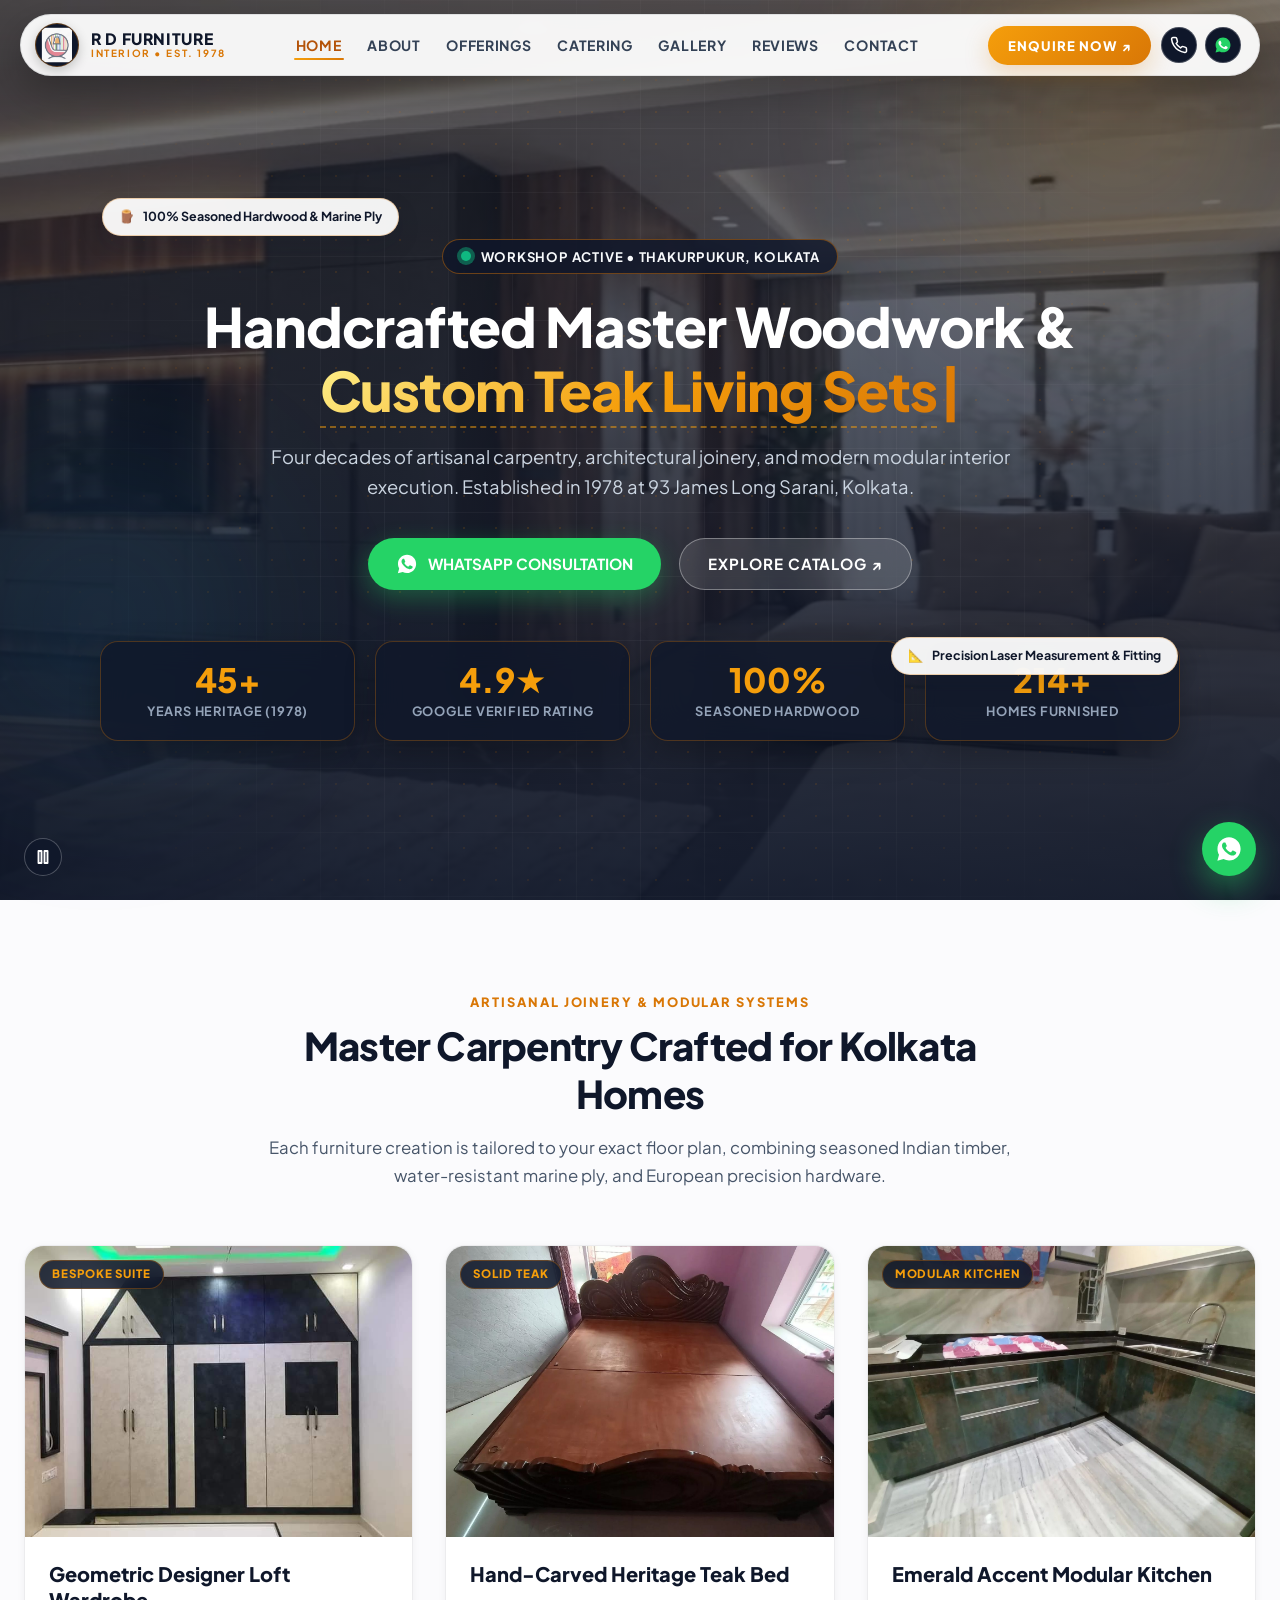
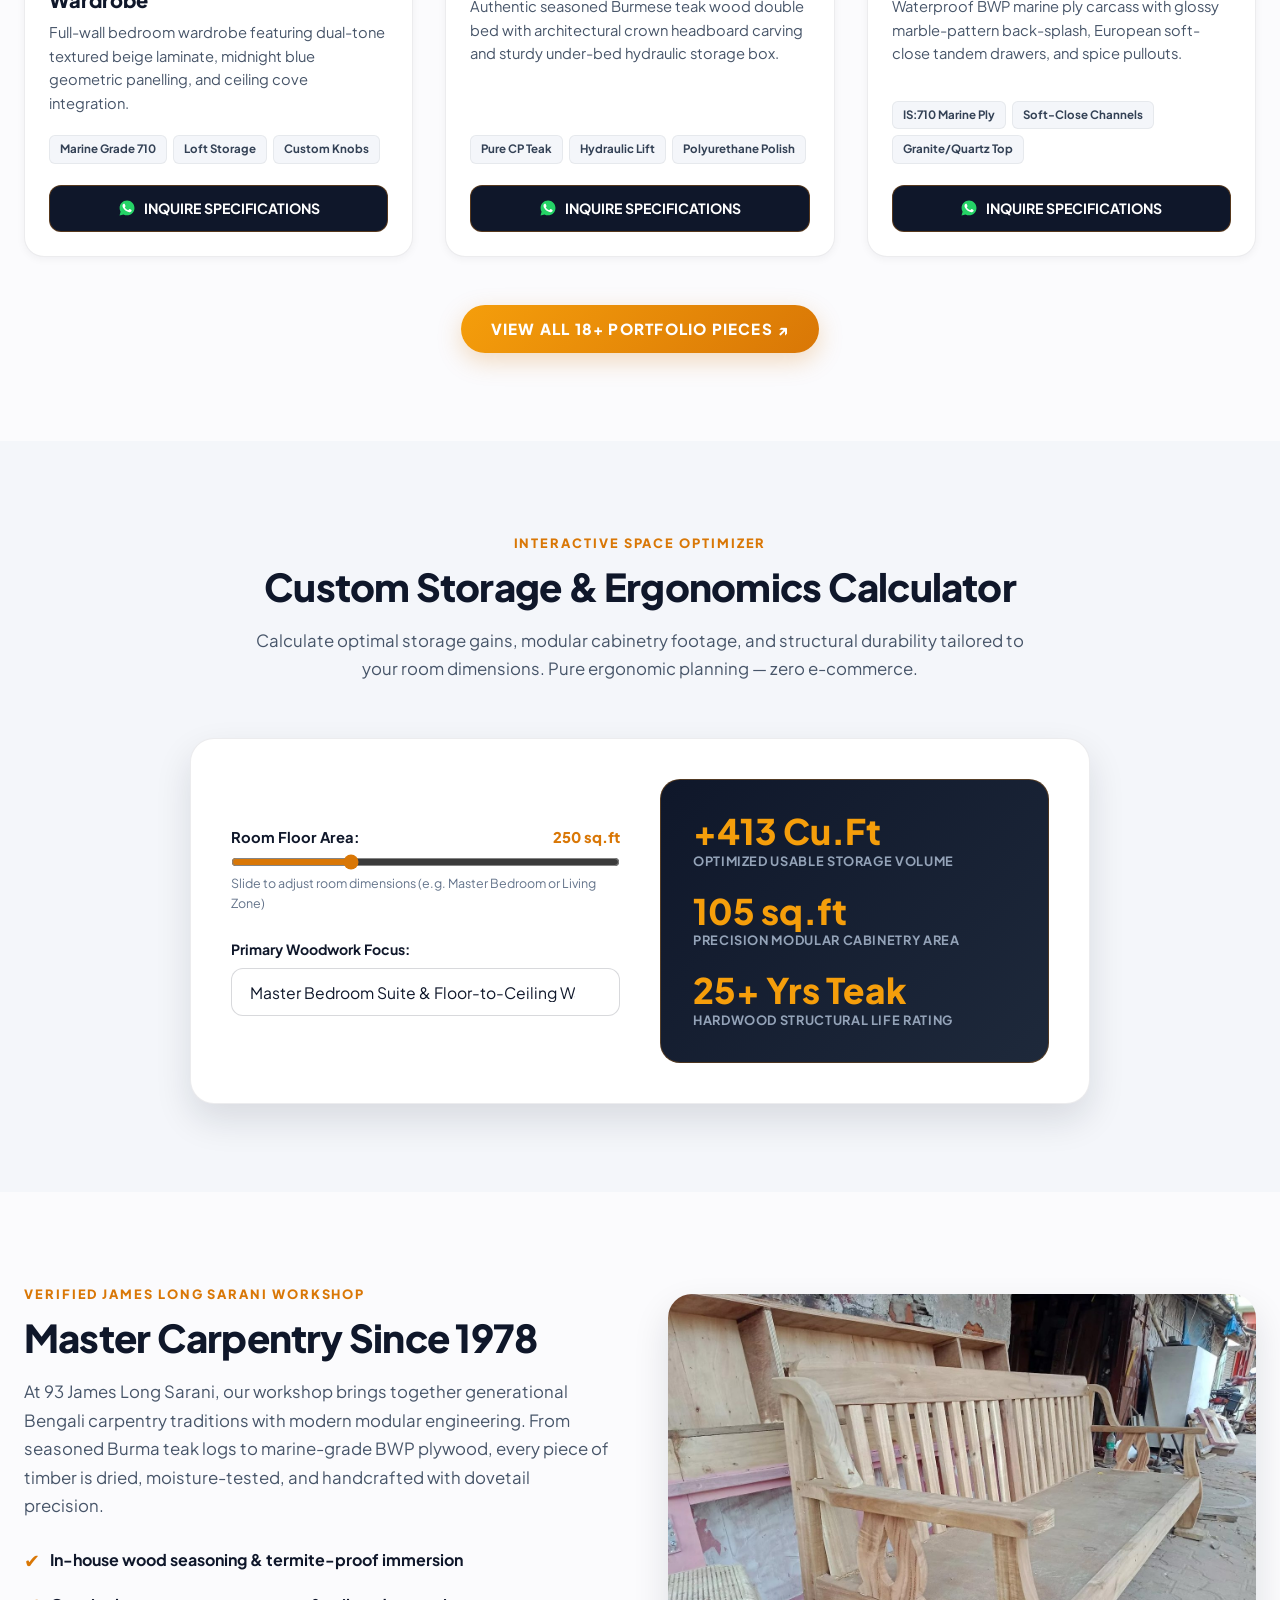
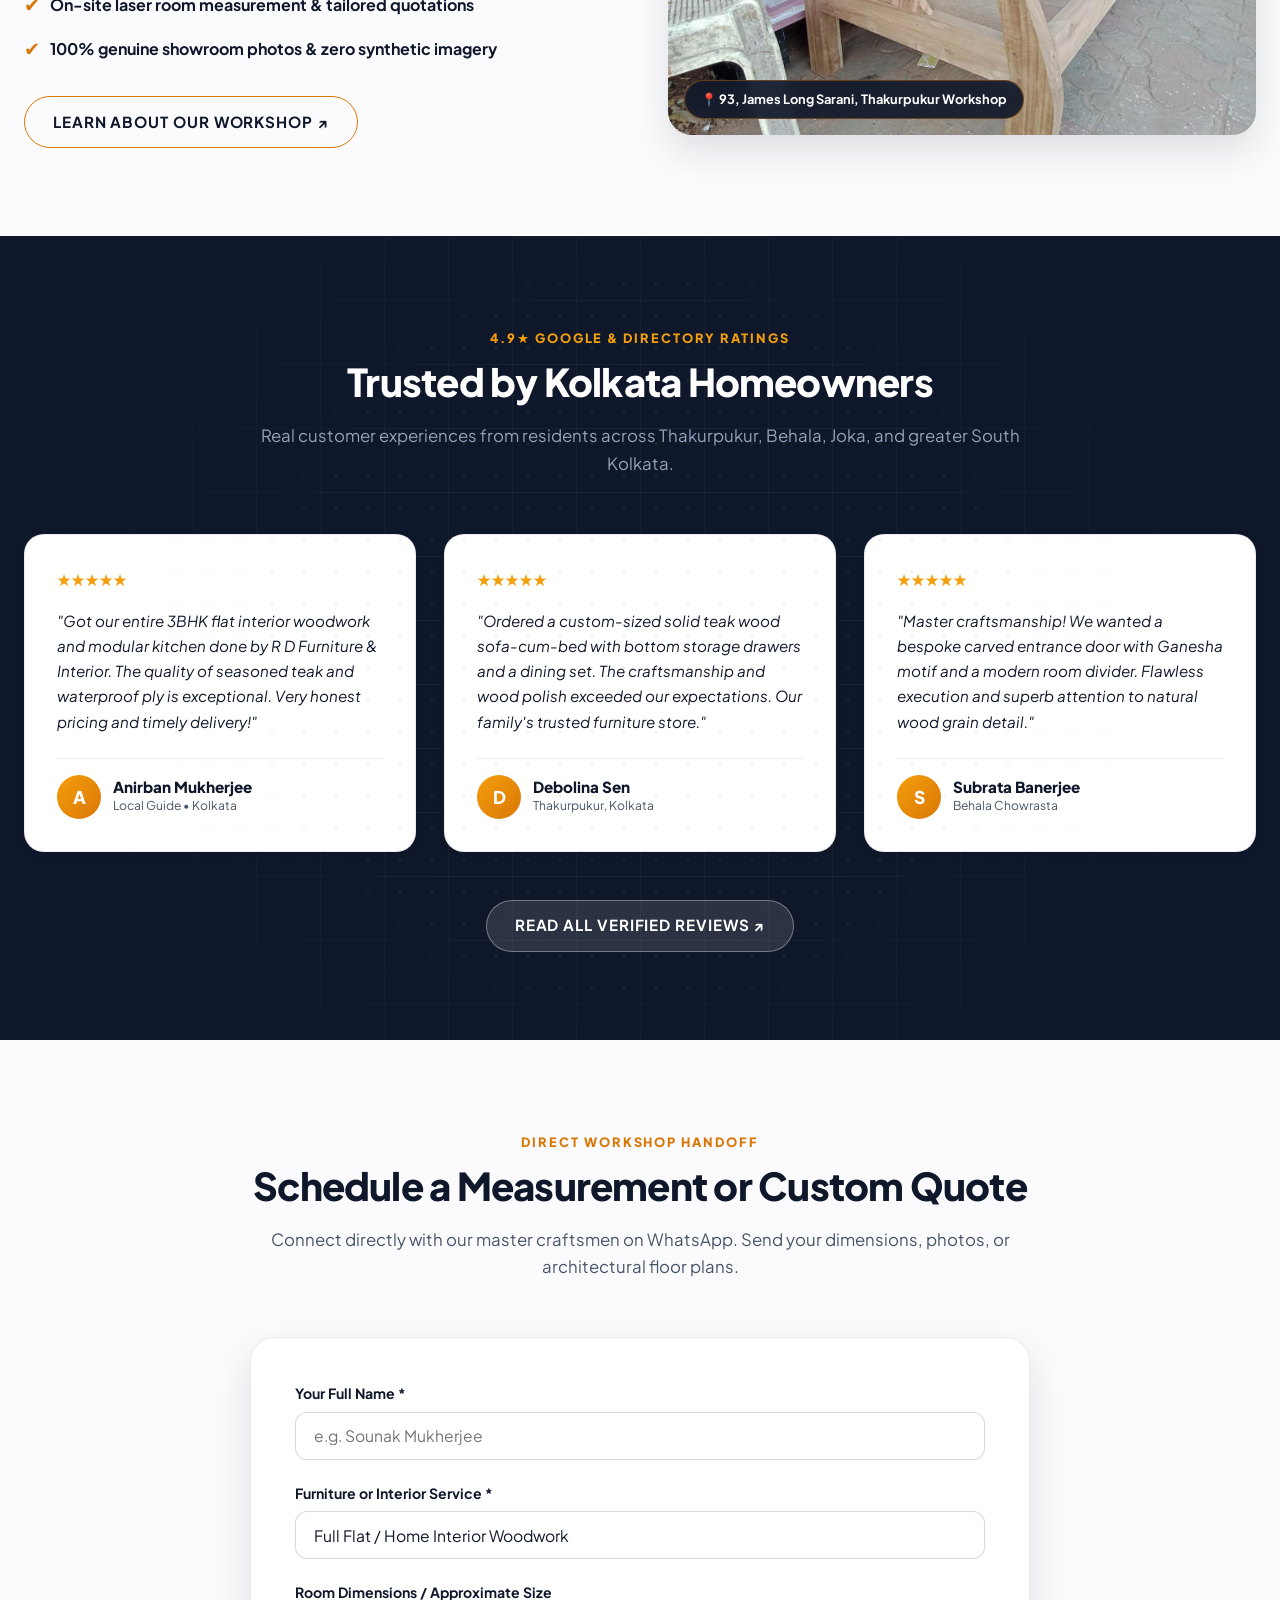
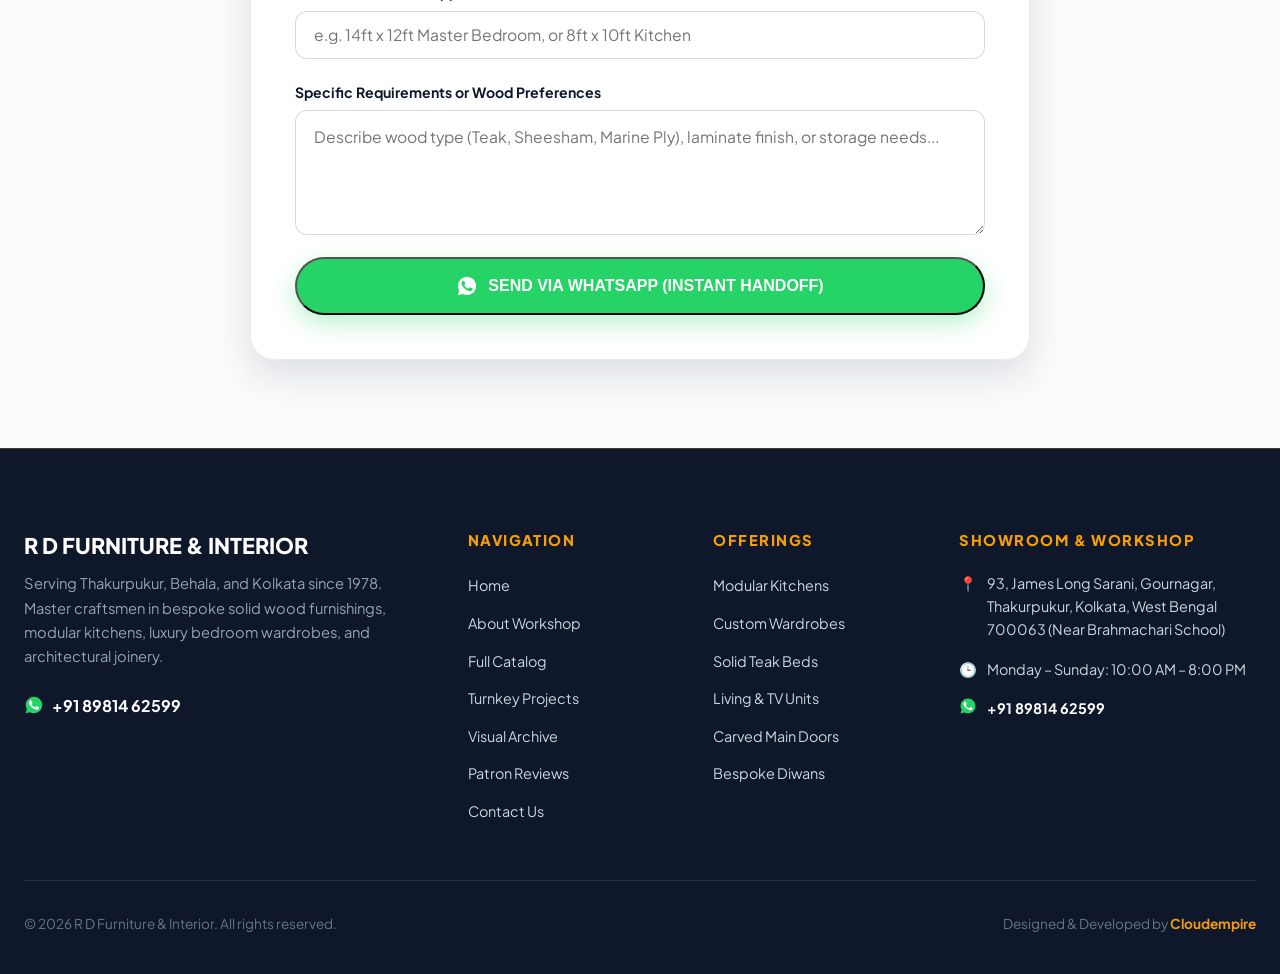
<file: index.html>
<!DOCTYPE html>
<html lang="en">
<head>
  <meta charset="UTF-8">
  <meta name="viewport" content="width=device-width, initial-scale=1.0">
  <title>R D Furniture & Interior | Custom Wooden Furniture & Home Interiors | Thakurpukur, Kolkata</title>
  <meta name="description" content="Established in 1978. Master carpentry, custom teak furniture, modular kitchens, designer bedroom wardrobes, and bespoke home interiors at 93 James Long Sarani, Thakurpukur, Kolkata.">
  
  <!-- Favicon Suite -->
  <link rel="icon" type="image/svg+xml" href="assets/images/favicon.svg">
  <link rel="icon" type="image/png" sizes="32x32" href="assets/images/favicon-32x32.png">
  <link rel="icon" href="assets/images/favicon.ico">
  <link rel="apple-touch-icon" sizes="180x180" href="assets/images/apple-touch-icon.png">

  <!-- Google Fonts -->
  <link rel="preconnect" href="https://fonts.googleapis.com">
  <link rel="preconnect" href="https://fonts.gstatic.com" crossorigin>
  <link href="https://fonts.googleapis.com/css2?family=Playfair+Display:ital,wght@0,600;0,800;1,600&family=Plus+Jakarta+Sans:wght@400;500;600;700;800&display=swap" rel="stylesheet">

  <link rel="stylesheet" href="assets/css/style.css">
</head>
<body>

  <!-- Floating Ambient Glowing Orbs -->
  <div class="abstract-orb abstract-orb-1"></div>
  <div class="abstract-orb abstract-orb-2"></div>

  <!-- TheDivine Floating Pill Navbar -->
  <header class="site-header" role="banner">
    <div class="header-inner">
      <div class="brand-wrapper">
        <a href="index.html" class="brand-emblem-link" aria-label="R D Furniture Home">
          <img src="assets/images/logo.png" alt="R D Furniture Emblem" class="brand-emblem" width="36" height="36">
        </a>
        <div class="brand-title-group">
          <span class="brand-name">R D Furniture</span>
          <span class="brand-sub">Interior • Est. 1978</span>
        </div>
      </div>

      <!-- Center Nav Links: Strictly One-Word, Single-Line Labels -->
      <nav class="site-nav" role="navigation" aria-label="Main Navigation">
        <ul class="nav-links">
          <li><a href="index.html" class="nav-link active">Home</a></li>
          <li><a href="about.html" class="nav-link">About</a></li>
          <li><a href="offerings.html" class="nav-link">Offerings</a></li>
          <li><a href="catering.html" class="nav-link">Catering</a></li>
          <li><a href="gallery.html" class="nav-link">Gallery</a></li>
          <li><a href="reviews.html" class="nav-link">Reviews</a></li>
          <li><a href="contact.html" class="nav-link">Contact</a></li>
        </ul>
      </nav>

      <!-- Right Header Actions -->
      <div class="header-actions">
        <a href="https://wa.me/918981462599?text=Hello%20R%20D%20Furniture%2C%20I%20would%20like%20to%20enquire%20about%20custom%20woodwork%20and%20interior%20solutions." target="_blank" rel="noopener noreferrer" class="btn-cta-pill">
          ENQUIRE NOW ↗
        </a>
        <div class="social-circle-icons">
          <a href="tel:+918981462599" class="btn-social-circle" aria-label="Call R D Furniture Desk">
            <svg viewBox="0 0 24 24" fill="none" stroke="currentColor" stroke-width="2" stroke-linecap="round" stroke-linejoin="round">
              <path d="M22 16.92v3a2 2 0 0 1-2.18 2 19.79 19.79 0 0 1-8.63-3.07 19.5 19.5 0 0 1-6-6 19.79 19.79 0 0 1-3.07-8.67A2 2 0 0 1 4.11 2h3a2 2 0 0 1 2 1.72 12.84 12.84 0 0 0 .7 2.81 2 2 0 0 1-.45 2.11L8.09 9.91a16 16 0 0 0 6 6l1.27-1.27a2 2 0 0 1 2.11-.45 12.84 12.84 0 0 0 2.81.7A2 2 0 0 1 22 16.92z"></path>
            </svg>
          </a>
          <a href="https://wa.me/918981462599" target="_blank" rel="noopener noreferrer" class="btn-social-circle" aria-label="Official WhatsApp">
            <svg class="wa-official-svg" width="18" height="18" viewBox="0 0 24 24">
              <path fill="#25D366" d="M12.04 2C6.58 2 2.13 6.45 2.13 11.91C2.13 13.66 2.59 15.36 3.45 16.86L2.05 22L7.3 20.62C8.75 21.41 10.38 21.83 12.04 21.83C17.5 21.83 21.95 17.38 21.95 11.92C21.95 6.46 17.5 2 12.04 2Z"/>
              <path fill="#FFFFFF" d="M17.52 14.33C17.22 14.18 15.74 13.45 15.47 13.35C15.19 13.25 15 13.2 14.8 13.5C14.6 13.8 14.03 14.48 13.85 14.68C13.68 14.88 13.5 14.9 13.2 14.75C12.9 14.6 11.95 14.29 10.82 13.28C9.94 12.5 9.35 11.53 9.17 11.23C9 10.93 9.15 10.77 9.3 10.62C9.43 10.49 9.6 10.27 9.75 10.1C9.9 9.93 9.95 9.8 10.05 9.6C10.15 9.4 10.1 9.23 10.03 9.08C9.95 8.93 9.35 7.45 9.1 6.85C8.86 6.27 8.61 6.35 8.43 6.34C8.25 6.33 8.05 6.33 7.85 6.33C7.65 6.33 7.33 6.4 7.05 6.7C6.78 7 6 7.73 6 9.2C6 10.68 7.08 12.1 7.23 12.3C7.38 12.5 9.35 15.53 12.35 16.83C13.06 17.14 13.63 17.33 14.06 17.47C14.78 17.7 15.43 17.67 15.95 17.59C16.53 17.5 17.74 16.86 17.99 16.15C18.24 15.45 18.24 14.85 18.17 14.73C18.09 14.6 17.82 14.48 17.52 14.33Z"/>
            </svg>
          </a>
        </div>
        <button class="btn-nav-toggle" aria-label="Toggle All Tabs Navigation Menu" aria-expanded="false">
          <svg viewBox="0 0 24 24" fill="none" stroke="currentColor" stroke-width="2" stroke-linecap="round" stroke-linejoin="round">
            <line x1="3" y1="12" x2="21" y2="12"></line>
            <line x1="3" y1="6" x2="21" y2="6"></line>
            <line x1="3" y1="18" x2="21" y2="18"></line>
          </svg>
        </button>
      </div>
    </div>
  </header>

  <!-- Hero Section (Video Starting at Top: 0) -->
  <section class="hero-section" id="hero">
    <div class="hero-video-wrapper">
      <video class="hero-video" autoplay muted loop playsinline poster="assets/images/hero-poster.jpg">
        <source src="assets/videos/hero.mp4" type="video/mp4">
      </video>
      <div class="hero-overlay"></div>
      <div class="abstract-tech-grid"></div>
    </div>

    <!-- Floating Interactive Chips -->
    <div class="abstract-floating-chip chip-pos-1">
      <span>🪵</span> 100% Seasoned Hardwood & Marine Ply
    </div>
    <div class="abstract-floating-chip chip-pos-2">
      <span>📐</span> Precision Laser Measurement & Fitting
    </div>

    <!-- Accessible Video Toggle -->
    <button class="video-control-btn" aria-label="Pause background video">
      <svg width="18" height="18" viewBox="0 0 24 24" fill="none" stroke="currentColor" stroke-width="2.5" stroke-linecap="round" stroke-linejoin="round">
        <rect x="6" y="4" width="4" height="16"></rect>
        <rect x="14" y="4" width="4" height="16"></rect>
      </svg>
    </button>

    <div class="hero-content">
      <!-- Single-Line Sleek Live Badge -->
      <div class="hero-badge-wrap">
        <div class="hero-badge">
          <span class="live-beacon"></span>
          <span>Workshop Active • Thakurpukur, Kolkata</span>
        </div>
      </div>

      <h1 class="hero-title">
        Handcrafted Master Woodwork & <br>
        <span class="title-accent"><span class="dynamic-typewriter">Custom Teak Living Sets</span><span class="typewriter-cursor">|</span></span>
      </h1>

      <p class="hero-subtitle">
        Four decades of artisanal carpentry, architectural joinery, and modern modular interior execution. Established in 1978 at 93 James Long Sarani, Kolkata.
      </p>

      <div class="hero-cta-group">
        <a href="https://wa.me/918981462599?text=Namaste%20R%20D%20Furniture%2C%20I%20would%20like%20to%20consult%20for%20custom%20furniture%20and%20interiors." target="_blank" rel="noopener noreferrer" class="btn-whatsapp btn-hero-primary">
          <!-- White bubble + green handset on green button -->
          <svg class="wa-official-svg" width="22" height="22" viewBox="0 0 24 24">
            <path fill="#FFFFFF" d="M12.04 2C6.58 2 2.13 6.45 2.13 11.91C2.13 13.66 2.59 15.36 3.45 16.86L2.05 22L7.3 20.62C8.75 21.41 10.38 21.83 12.04 21.83C17.5 21.83 21.95 17.38 21.95 11.92C21.95 6.46 17.5 2 12.04 2Z"/>
            <path fill="#25D366" d="M17.52 14.33C17.22 14.18 15.74 13.45 15.47 13.35C15.19 13.25 15 13.2 14.8 13.5C14.6 13.8 14.03 14.48 13.85 14.68C13.68 14.88 13.5 14.9 13.2 14.75C12.9 14.6 11.95 14.29 10.82 13.28C9.94 12.5 9.35 11.53 9.17 11.23C9 10.93 9.15 10.77 9.3 10.62C9.43 10.49 9.6 10.27 9.75 10.1C9.9 9.93 9.95 9.8 10.05 9.6C10.15 9.4 10.1 9.23 10.03 9.08C9.95 8.93 9.35 7.45 9.1 6.85C8.86 6.27 8.61 6.35 8.43 6.34C8.25 6.33 8.05 6.33 7.85 6.33C7.65 6.33 7.33 6.4 7.05 6.7C6.78 7 6 7.73 6 9.2C6 10.68 7.08 12.1 7.23 12.3C7.38 12.5 9.35 15.53 12.35 16.83C13.06 17.14 13.63 17.33 14.06 17.47C14.78 17.7 15.43 17.67 15.95 17.59C16.53 17.5 17.74 16.86 17.99 16.15C18.24 15.45 18.24 14.85 18.17 14.73C18.09 14.6 17.82 14.48 17.52 14.33Z"/>
          </svg>
          WHATSAPP CONSULTATION
        </a>
        <a href="offerings.html" class="btn-hero-secondary">
          EXPLORE CATALOG ↗
        </a>
      </div>

      <!-- Telemetry Stats in Compact 2x2 on Mobile, 4x1 on Desktop -->
      <div class="hero-telemetry-grid">
        <div class="hero-stat-card">
          <div class="stat-number stat-counter" data-target="45" data-suffix="+">45+</div>
          <div class="stat-label">Years Heritage (1978)</div>
        </div>
        <div class="hero-stat-card">
          <div class="stat-number stat-counter" data-target="4.9" data-suffix="★">4.9★</div>
          <div class="stat-label">Google Verified Rating</div>
        </div>
        <div class="hero-stat-card">
          <div class="stat-number stat-counter" data-target="100" data-suffix="%">100%</div>
          <div class="stat-label">Seasoned Hardwood</div>
        </div>
        <div class="hero-stat-card">
          <div class="stat-number stat-counter" data-target="214" data-suffix="+">214+</div>
          <div class="stat-label">Homes Furnished</div>
        </div>
      </div>
    </div>
  </section>

  <!-- Signature Craftsmanship Highlights Section -->
  <section class="section" id="signature">
    <div class="section-header">
      <span class="section-eyebrow">Artisanal Joinery & Modular Systems</span>
      <h2 class="section-title">Master Carpentry Crafted for Kolkata Homes</h2>
      <p class="section-desc">
        Each furniture creation is tailored to your exact floor plan, combining seasoned Indian timber, water-resistant marine ply, and European precision hardware.
      </p>
    </div>

    <div class="portfolio-grid">
      <!-- Card 1: Modular Wardrobe -->
      <article class="offering-card" data-category="bedroom">
        <div class="card-media">
          <img src="assets/images/wardrobe_modular_hero.jpg" alt="Bespoke Geometric Bedroom Wardrobe" width="720" height="540" loading="lazy" decoding="async">
          <span class="card-badge">Bespoke Suite</span>
        </div>
        <div class="card-body">
          <h3 class="card-title">Geometric Designer Loft Wardrobe</h3>
          <p class="card-desc">
            Full-wall bedroom wardrobe featuring dual-tone textured beige laminate, midnight blue geometric panelling, and ceiling cove integration.
          </p>
          <div class="card-specs">
            <span class="spec-chip">Marine Grade 710</span>
            <span class="spec-chip">Loft Storage</span>
            <span class="spec-chip">Custom Knobs</span>
          </div>
          <a href="https://wa.me/918981462599?text=Hello%20R%20D%20Furniture%2C%20I%20am%20interested%20in%20the%20Geometric%20Loft%20Wardrobe." target="_blank" rel="noopener noreferrer" class="btn-card-inquire">
            <svg class="wa-official-svg" width="18" height="18" viewBox="0 0 24 24">
              <path fill="#25D366" d="M12.04 2C6.58 2 2.13 6.45 2.13 11.91C2.13 13.66 2.59 15.36 3.45 16.86L2.05 22L7.3 20.62C8.75 21.41 10.38 21.83 12.04 21.83C17.5 21.83 21.95 17.38 21.95 11.92C21.95 6.46 17.5 2 12.04 2Z"/>
              <path fill="#FFFFFF" d="M17.52 14.33C17.22 14.18 15.74 13.45 15.47 13.35C15.19 13.25 15 13.2 14.8 13.5C14.6 13.8 14.03 14.48 13.85 14.68C13.68 14.88 13.5 14.9 13.2 14.75C12.9 14.6 11.95 14.29 10.82 13.28C9.94 12.5 9.35 11.53 9.17 11.23C9 10.93 9.15 10.77 9.3 10.62C9.43 10.49 9.6 10.27 9.75 10.1C9.9 9.93 9.95 9.8 10.05 9.6C10.15 9.4 10.1 9.23 10.03 9.08C9.95 8.93 9.35 7.45 9.1 6.85C8.86 6.27 8.61 6.35 8.43 6.34C8.25 6.33 8.05 6.33 7.85 6.33C7.65 6.33 7.33 6.4 7.05 6.7C6.78 7 6 7.73 6 9.2C6 10.68 7.08 12.1 7.23 12.3C7.38 12.5 9.35 15.53 12.35 16.83C13.06 17.14 13.63 17.33 14.06 17.47C14.78 17.7 15.43 17.67 15.95 17.59C16.53 17.5 17.74 16.86 17.99 16.15C18.24 15.45 18.24 14.85 18.17 14.73C18.09 14.6 17.82 14.48 17.52 14.33Z"/>
            </svg>
            INQUIRE SPECIFICATIONS
          </a>
        </div>
      </article>

      <!-- Card 2: Handcrafted Teak Bed -->
      <article class="offering-card" data-category="bedroom">
        <div class="card-media">
          <img src="assets/images/bed_teak_double.jpg" alt="Handcrafted Solid Teak Wood Double Bed" width="1400" height="1050" loading="lazy" decoding="async">
          <span class="card-badge">Solid Teak</span>
        </div>
        <div class="card-body">
          <h3 class="card-title">Hand-Carved Heritage Teak Bed</h3>
          <p class="card-desc">
            Authentic seasoned Burmese teak wood double bed with architectural crown headboard carving and sturdy under-bed hydraulic storage box.
          </p>
          <div class="card-specs">
            <span class="spec-chip">Pure CP Teak</span>
            <span class="spec-chip">Hydraulic Lift</span>
            <span class="spec-chip">Polyurethane Polish</span>
          </div>
          <a href="https://wa.me/918981462599?text=Hello%20R%20D%20Furniture%2C%20I%20am%20interested%20in%20the%20Hand-Carved%20Heritage%20Teak%20Bed." target="_blank" rel="noopener noreferrer" class="btn-card-inquire">
            <svg class="wa-official-svg" width="18" height="18" viewBox="0 0 24 24">
              <path fill="#25D366" d="M12.04 2C6.58 2 2.13 6.45 2.13 11.91C2.13 13.66 2.59 15.36 3.45 16.86L2.05 22L7.3 20.62C8.75 21.41 10.38 21.83 12.04 21.83C17.5 21.83 21.95 17.38 21.95 11.92C21.95 6.46 17.5 2 12.04 2Z"/>
              <path fill="#FFFFFF" d="M17.52 14.33C17.22 14.18 15.74 13.45 15.47 13.35C15.19 13.25 15 13.2 14.8 13.5C14.6 13.8 14.03 14.48 13.85 14.68C13.68 14.88 13.5 14.9 13.2 14.75C12.9 14.6 11.95 14.29 10.82 13.28C9.94 12.5 9.35 11.53 9.17 11.23C9 10.93 9.15 10.77 9.3 10.62C9.43 10.49 9.6 10.27 9.75 10.1C9.9 9.93 9.95 9.8 10.05 9.6C10.15 9.4 10.1 9.23 10.03 9.08C9.95 8.93 9.35 7.45 9.1 6.85C8.86 6.27 8.61 6.35 8.43 6.34C8.25 6.33 8.05 6.33 7.85 6.33C7.65 6.33 7.33 6.4 7.05 6.7C6.78 7 6 7.73 6 9.2C6 10.68 7.08 12.1 7.23 12.3C7.38 12.5 9.35 15.53 12.35 16.83C13.06 17.14 13.63 17.33 14.06 17.47C14.78 17.7 15.43 17.67 15.95 17.59C16.53 17.5 17.74 16.86 17.99 16.15C18.24 15.45 18.24 14.85 18.17 14.73C18.09 14.6 17.82 14.48 17.52 14.33Z"/>
            </svg>
            INQUIRE SPECIFICATIONS
          </a>
        </div>
      </article>

      <!-- Card 3: Modular Kitchen -->
      <article class="offering-card" data-category="kitchen">
        <div class="card-media">
          <img src="assets/images/kitchen_luxury.jpg" alt="Luxury Modular Kitchen with Quartz Top" width="1400" height="1050" loading="lazy" decoding="async">
          <span class="card-badge">Modular Kitchen</span>
        </div>
        <div class="card-body">
          <h3 class="card-title">Emerald Accent Modular Kitchen</h3>
          <p class="card-desc">
            Waterproof BWP marine ply carcass with glossy marble-pattern back-splash, European soft-close tandem drawers, and spice pullouts.
          </p>
          <div class="card-specs">
            <span class="spec-chip">IS:710 Marine Ply</span>
            <span class="spec-chip">Soft-Close Channels</span>
            <span class="spec-chip">Granite/Quartz Top</span>
          </div>
          <a href="https://wa.me/918981462599?text=Hello%20R%20D%20Furniture%2C%20I%20am%20interested%20in%20the%20Emerald%20Accent%20Modular%20Kitchen." target="_blank" rel="noopener noreferrer" class="btn-card-inquire">
            <svg class="wa-official-svg" width="18" height="18" viewBox="0 0 24 24">
              <path fill="#25D366" d="M12.04 2C6.58 2 2.13 6.45 2.13 11.91C2.13 13.66 2.59 15.36 3.45 16.86L2.05 22L7.3 20.62C8.75 21.41 10.38 21.83 12.04 21.83C17.5 21.83 21.95 17.38 21.95 11.92C21.95 6.46 17.5 2 12.04 2Z"/>
              <path fill="#FFFFFF" d="M17.52 14.33C17.22 14.18 15.74 13.45 15.47 13.35C15.19 13.25 15 13.2 14.8 13.5C14.6 13.8 14.03 14.48 13.85 14.68C13.68 14.88 13.5 14.9 13.2 14.75C12.9 14.6 11.95 14.29 10.82 13.28C9.94 12.5 9.35 11.53 9.17 11.23C9 10.93 9.15 10.77 9.3 10.62C9.43 10.49 9.6 10.27 9.75 10.1C9.9 9.93 9.95 9.8 10.05 9.6C10.15 9.4 10.1 9.23 10.03 9.08C9.95 8.93 9.35 7.45 9.1 6.85C8.86 6.27 8.61 6.35 8.43 6.34C8.25 6.33 8.05 6.33 7.85 6.33C7.65 6.33 7.33 6.4 7.05 6.7C6.78 7 6 7.73 6 9.2C6 10.68 7.08 12.1 7.23 12.3C7.38 12.5 9.35 15.53 12.35 16.83C13.06 17.14 13.63 17.33 14.06 17.47C14.78 17.7 15.43 17.67 15.95 17.59C16.53 17.5 17.74 16.86 17.99 16.15C18.24 15.45 18.24 14.85 18.17 14.73C18.09 14.6 17.82 14.48 17.52 14.33Z"/>
            </svg>
            INQUIRE SPECIFICATIONS
          </a>
        </div>
      </article>
    </div>

    <div style="text-align: center; margin-top: 3rem;">
      <a href="offerings.html" class="btn-cta-pill" style="padding: 12px 30px !important; font-size: 0.95rem;">
        VIEW ALL 18+ PORTFOLIO PIECES ↗
      </a>
    </div>
  </section>

  <!-- Interactive Space & Storage Optimization Calculator -->
  <section class="section section-alt" id="calculator">
    <div class="section-header">
      <span class="section-eyebrow">Interactive Space Optimizer</span>
      <h2 class="section-title">Custom Storage & Ergonomics Calculator</h2>
      <p class="section-desc">
        Calculate optimal storage gains, modular cabinetry footage, and structural durability tailored to your room dimensions. Pure ergonomic planning — zero e-commerce.
      </p>
    </div>

    <div class="calculator-card">
      <div class="calc-grid">
        <div class="calc-inputs">
          <div class="calc-range-group">
            <div class="calc-label-row">
              <span>Room Floor Area:</span>
              <span id="calc-room-val" style="color: var(--accent-teak); font-weight: 800;">250 sq.ft</span>
            </div>
            <input type="range" id="calc-room-size" class="calc-slider" min="100" max="600" step="10" value="250">
            <span style="font-size: 0.78rem; color: #64748b;">Slide to adjust room dimensions (e.g. Master Bedroom or Living Zone)</span>
          </div>

          <div style="display: flex; flex-direction: column; gap: 0.5rem;">
            <label class="form-label">Primary Woodwork Focus:</label>
            <select class="form-control form-select">
              <option value="bedroom">Master Bedroom Suite & Floor-to-Ceiling Wardrobe</option>
              <option value="living">Living Room Entertainment & Teak Seating</option>
              <option value="kitchen">Modular L-Shaped / Parallel Kitchen</option>
              <option value="entire">Complete Turnkey 2BHK/3BHK Woodwork</option>
            </select>
          </div>
        </div>

        <div class="calc-results">
          <div class="calc-result-item">
            <div class="calc-result-val" id="calc-storage-efficiency">+413 Cu.Ft</div>
            <div class="calc-result-sub">Optimized Usable Storage Volume</div>
          </div>
          <div class="calc-result-item">
            <div class="calc-result-val" id="calc-cabinetry-sqft">105 sq.ft</div>
            <div class="calc-result-sub">Precision Modular Cabinetry Area</div>
          </div>
          <div class="calc-result-item">
            <div class="calc-result-val" id="calc-wood-durability">25+ Yrs Teak</div>
            <div class="calc-result-sub">Hardwood Structural Life Rating</div>
          </div>
        </div>
      </div>
    </div>
  </section>

  <!-- Heritage Workshop Centerpiece Section -->
  <section class="section" id="workshop">
    <div class="split-grid-2">
      <div>
        <span class="section-eyebrow">Verified James Long Sarani Workshop</span>
        <h2 class="section-title">Master Carpentry Since 1978</h2>
        <p style="font-size: 1.05rem; color: var(--color-text-muted); line-height: 1.7; margin-bottom: 1.5rem;">
          At 93 James Long Sarani, our workshop brings together generational Bengali carpentry traditions with modern modular engineering. From seasoned Burma teak logs to marine-grade BWP plywood, every piece of timber is dried, moisture-tested, and handcrafted with dovetail precision.
        </p>
        <ul style="list-style: none; display: flex; flex-direction: column; gap: 0.85rem; margin-bottom: 2rem;">
          <li style="display: flex; align-items: center; gap: 10px; font-weight: 700;">
            <span style="color: var(--accent-teak); font-size: 1.2rem;">✔</span> In-house wood seasoning & termite-proof immersion
          </li>
          <li style="display: flex; align-items: center; gap: 10px; font-weight: 700;">
            <span style="color: var(--accent-teak); font-size: 1.2rem;">✔</span> On-site laser room measurement & tailored quotations
          </li>
          <li style="display: flex; align-items: center; gap: 10px; font-weight: 700;">
            <span style="color: var(--accent-teak); font-size: 1.2rem;">✔</span> 100% genuine showroom photos & zero synthetic imagery
          </li>
        </ul>
        <a href="about.html" class="btn-hero-secondary" style="border-color: var(--accent-teak); color: var(--color-text-main) !important;">
          LEARN ABOUT OUR WORKSHOP ↗
        </a>
      </div>

      <div style="position: relative; border-radius: 24px; overflow: hidden; box-shadow: var(--shadow-lg);">
        <img src="assets/images/workshop_bench_crafting.jpg" alt="Master Carpenters Handcrafting Teak Bench at Workshop" width="1400" height="1050" loading="lazy" decoding="async">
        <div style="position: absolute; bottom: 16px; left: 16px; background: rgba(15, 23, 42, 0.9); backdrop-filter: blur(8px); padding: 8px 16px; border-radius: 9999px; color: #ffffff; font-size: 0.8rem; font-weight: 700; border: 1px solid rgba(217, 119, 6, 0.4);">
          📍 93, James Long Sarani, Thakurpukur Workshop
        </div>
      </div>
    </div>
  </section>

  <!-- Verified Google Patron Reviews Teaser -->
  <section class="section section-dark" id="reviews">
    <div class="abstract-tech-grid"></div>
    <div class="section-header">
      <span class="section-eyebrow">4.9★ Google & Directory Ratings</span>
      <h2 class="section-title">Trusted by Kolkata Homeowners</h2>
      <p class="section-desc">
        Real customer experiences from residents across Thakurpukur, Behala, Joka, and greater South Kolkata.
      </p>
    </div>

    <div class="reviews-grid">
      <!-- Review 1 -->
      <div class="review-card">
        <div>
          <div class="review-rating">★★★★★</div>
          <p class="review-quote">
            "Got our entire 3BHK flat interior woodwork and modular kitchen done by R D Furniture & Interior. The quality of seasoned teak and waterproof ply is exceptional. Very honest pricing and timely delivery!"
          </p>
        </div>
        <div class="reviewer-meta">
          <div class="reviewer-avatar">A</div>
          <div>
            <div class="reviewer-name">Anirban Mukherjee</div>
            <div class="reviewer-locality">Local Guide • Kolkata</div>
          </div>
        </div>
      </div>

      <!-- Review 2 -->
      <div class="review-card">
        <div>
          <div class="review-rating">★★★★★</div>
          <p class="review-quote">
            "Ordered a custom-sized solid teak wood sofa-cum-bed with bottom storage drawers and a dining set. The craftsmanship and wood polish exceeded our expectations. Our family's trusted furniture store."
          </p>
        </div>
        <div class="reviewer-meta">
          <div class="reviewer-avatar">D</div>
          <div>
            <div class="reviewer-name">Debolina Sen</div>
            <div class="reviewer-locality">Thakurpukur, Kolkata</div>
          </div>
        </div>
      </div>

      <!-- Review 3 -->
      <div class="review-card">
        <div>
          <div class="review-rating">★★★★★</div>
          <p class="review-quote">
            "Master craftsmanship! We wanted a bespoke carved entrance door with Ganesha motif and a modern room divider. Flawless execution and superb attention to natural wood grain detail."
          </p>
        </div>
        <div class="reviewer-meta">
          <div class="reviewer-avatar">S</div>
          <div>
            <div class="reviewer-name">Subrata Banerjee</div>
            <div class="reviewer-locality">Behala Chowrasta</div>
          </div>
        </div>
      </div>
    </div>

    <div style="text-align: center; margin-top: 3rem;">
      <a href="reviews.html" class="btn-hero-secondary">
        READ ALL VERIFIED REVIEWS ↗
      </a>
    </div>
  </section>

  <!-- Quick WhatsApp Consultation Form Section -->
  <section class="section" id="inquiry">
    <div class="section-header">
      <span class="section-eyebrow">Direct Workshop Handoff</span>
      <h2 class="section-title">Schedule a Measurement or Custom Quote</h2>
      <p class="section-desc">
        Connect directly with our master craftsmen on WhatsApp. Send your dimensions, photos, or architectural floor plans.
      </p>
    </div>

    <div class="contact-form-card">
      <form class="whatsapp-inquiry-form">
        <div class="form-group">
          <label class="form-label" for="inq-name">Your Full Name *</label>
          <input type="text" id="inq-name" name="name" class="form-control form-input" placeholder="e.g. Sounak Mukherjee" required>
        </div>

        <div class="form-group">
          <label class="form-label" for="inq-service">Furniture or Interior Service *</label>
          <select id="inq-service" name="service" class="form-control form-select" required>
            <option value="Full Apartment Interior">Full Flat / Home Interior Woodwork</option>
            <option value="Bespoke Bedroom Wardrobes">Custom Bedroom Wardrobes & Lofts</option>
            <option value="Modular Kitchen Execution">Modular Kitchen with BWP Marine Ply</option>
            <option value="Solid Teak Beds & Living">Solid Teak Beds, Diwans & Dining</option>
            <option value="Carved Entrance Doors">Architectural Carved Main Doors</option>
            <option value="Custom Measurement Visit">On-Site Measurement & Consultation</option>
          </select>
        </div>

        <div class="form-group">
          <label class="form-label" for="inq-dimensions">Room Dimensions / Approximate Size</label>
          <input type="text" id="inq-dimensions" name="dimensions" class="form-control form-input" placeholder="e.g. 14ft x 12ft Master Bedroom, or 8ft x 10ft Kitchen">
        </div>

        <div class="form-group">
          <label class="form-label" for="inq-message">Specific Requirements or Wood Preferences</label>
          <textarea id="inq-message" name="message" class="form-control form-textarea" placeholder="Describe wood type (Teak, Sheesham, Marine Ply), laminate finish, or storage needs..."></textarea>
        </div>

        <button type="submit" class="btn-whatsapp btn-form-submit">
          <!-- White bubble + green handset -->
          <svg class="wa-official-svg" width="22" height="22" viewBox="0 0 24 24">
            <path fill="#FFFFFF" d="M12.04 2C6.58 2 2.13 6.45 2.13 11.91C2.13 13.66 2.59 15.36 3.45 16.86L2.05 22L7.3 20.62C8.75 21.41 10.38 21.83 12.04 21.83C17.5 21.83 21.95 17.38 21.95 11.92C21.95 6.46 17.5 2 12.04 2Z"/>
            <path fill="#25D366" d="M17.52 14.33C17.22 14.18 15.74 13.45 15.47 13.35C15.19 13.25 15 13.2 14.8 13.5C14.6 13.8 14.03 14.48 13.85 14.68C13.68 14.88 13.5 14.9 13.2 14.75C12.9 14.6 11.95 14.29 10.82 13.28C9.94 12.5 9.35 11.53 9.17 11.23C9 10.93 9.15 10.77 9.3 10.62C9.43 10.49 9.6 10.27 9.75 10.1C9.9 9.93 9.95 9.8 10.05 9.6C10.15 9.4 10.1 9.23 10.03 9.08C9.95 8.93 9.35 7.45 9.1 6.85C8.86 6.27 8.61 6.35 8.43 6.34C8.25 6.33 8.05 6.33 7.85 6.33C7.65 6.33 7.33 6.4 7.05 6.7C6.78 7 6 7.73 6 9.2C6 10.68 7.08 12.1 7.23 12.3C7.38 12.5 9.35 15.53 12.35 16.83C13.06 17.14 13.63 17.33 14.06 17.47C14.78 17.7 15.43 17.67 15.95 17.59C16.53 17.5 17.74 16.86 17.99 16.15C18.24 15.45 18.24 14.85 18.17 14.73C18.09 14.6 17.82 14.48 17.52 14.33Z"/>
          </svg>
          SEND VIA WHATSAPP (INSTANT HANDOFF)
        </button>
      </form>
    </div>
  </section>

  <!-- Floating WhatsApp Action Button -->
  <a href="https://wa.me/918981462599?text=Namaste%20R%20D%20Furniture%2C%20I%20have%20an%20enquiry%20regarding%20custom%20woodwork." target="_blank" rel="noopener noreferrer" class="floating-wa-btn" aria-label="Chat on WhatsApp">
    <!-- White bubble + green handset on green circular button -->
    <svg class="wa-official-svg" width="28" height="28" viewBox="0 0 24 24">
      <path fill="#FFFFFF" d="M12.04 2C6.58 2 2.13 6.45 2.13 11.91C2.13 13.66 2.59 15.36 3.45 16.86L2.05 22L7.3 20.62C8.75 21.41 10.38 21.83 12.04 21.83C17.5 21.83 21.95 17.38 21.95 11.92C21.95 6.46 17.5 2 12.04 2Z"/>
      <path fill="#25D366" d="M17.52 14.33C17.22 14.18 15.74 13.45 15.47 13.35C15.19 13.25 15 13.2 14.8 13.5C14.6 13.8 14.03 14.48 13.85 14.68C13.68 14.88 13.5 14.9 13.2 14.75C12.9 14.6 11.95 14.29 10.82 13.28C9.94 12.5 9.35 11.53 9.17 11.23C9 10.93 9.15 10.77 9.3 10.62C9.43 10.49 9.6 10.27 9.75 10.1C9.9 9.93 9.95 9.8 10.05 9.6C10.15 9.4 10.1 9.23 10.03 9.08C9.95 8.93 9.35 7.45 9.1 6.85C8.86 6.27 8.61 6.35 8.43 6.34C8.25 6.33 8.05 6.33 7.85 6.33C7.65 6.33 7.33 6.4 7.05 6.7C6.78 7 6 7.73 6 9.2C6 10.68 7.08 12.1 7.23 12.3C7.38 12.5 9.35 15.53 12.35 16.83C13.06 17.14 13.63 17.33 14.06 17.47C14.78 17.7 15.43 17.67 15.95 17.59C16.53 17.5 17.74 16.86 17.99 16.15C18.24 15.45 18.24 14.85 18.17 14.73C18.09 14.6 17.82 14.48 17.52 14.33Z"/>
    </svg>
  </a>

  <!-- Official Footer -->
  <footer class="site-footer" role="contentinfo">
    <div class="footer-inner">
      <div class="footer-grid">
        <div>
          <div class="footer-brand-title">R D Furniture & Interior</div>
          <p class="footer-brand-desc">
            Serving Thakurpukur, Behala, and Kolkata since 1978. Master craftsmen in bespoke solid wood furnishings, modular kitchens, luxury bedroom wardrobes, and architectural joinery.
          </p>
          <div style="display: flex; gap: 10px;">
            <a href="https://wa.me/918981462599" class="phone-wa-link" style="color: #ffffff;">
              <svg class="wa-official-svg" width="20" height="20" viewBox="0 0 24 24">
                <path fill="#25D366" d="M12.04 2C6.58 2 2.13 6.45 2.13 11.91C2.13 13.66 2.59 15.36 3.45 16.86L2.05 22L7.3 20.62C8.75 21.41 10.38 21.83 12.04 21.83C17.5 21.83 21.95 17.38 21.95 11.92C21.95 6.46 17.5 2 12.04 2Z"/>
                <path fill="#FFFFFF" d="M17.52 14.33C17.22 14.18 15.74 13.45 15.47 13.35C15.19 13.25 15 13.2 14.8 13.5C14.6 13.8 14.03 14.48 13.85 14.68C13.68 14.88 13.5 14.9 13.2 14.75C12.9 14.6 11.95 14.29 10.82 13.28C9.94 12.5 9.35 11.53 9.17 11.23C9 10.93 9.15 10.77 9.3 10.62C9.43 10.49 9.6 10.27 9.75 10.1C9.9 9.93 9.95 9.8 10.05 9.6C10.15 9.4 10.1 9.23 10.03 9.08C9.95 8.93 9.35 7.45 9.1 6.85C8.86 6.27 8.61 6.35 8.43 6.34C8.25 6.33 8.05 6.33 7.85 6.33C7.65 6.33 7.33 6.4 7.05 6.7C6.78 7 6 7.73 6 9.2C6 10.68 7.08 12.1 7.23 12.3C7.38 12.5 9.35 15.53 12.35 16.83C13.06 17.14 13.63 17.33 14.06 17.47C14.78 17.7 15.43 17.67 15.95 17.59C16.53 17.5 17.74 16.86 17.99 16.15C18.24 15.45 18.24 14.85 18.17 14.73C18.09 14.6 17.82 14.48 17.52 14.33Z"/>
              </svg>
              +91 89814 62599
            </a>
          </div>
        </div>

        <div>
          <div class="footer-col-title">Navigation</div>
          <ul class="footer-links">
            <li><a href="index.html">Home</a></li>
            <li><a href="about.html">About Workshop</a></li>
            <li><a href="offerings.html">Full Catalog</a></li>
            <li><a href="catering.html">Turnkey Projects</a></li>
            <li><a href="gallery.html">Visual Archive</a></li>
            <li><a href="reviews.html">Patron Reviews</a></li>
            <li><a href="contact.html">Contact Us</a></li>
          </ul>
        </div>

        <div>
          <div class="footer-col-title">Offerings</div>
          <ul class="footer-links">
            <li><a href="offerings.html">Modular Kitchens</a></li>
            <li><a href="offerings.html">Custom Wardrobes</a></li>
            <li><a href="offerings.html">Solid Teak Beds</a></li>
            <li><a href="offerings.html">Living & TV Units</a></li>
            <li><a href="offerings.html">Carved Main Doors</a></li>
            <li><a href="offerings.html">Bespoke Diwans</a></li>
          </ul>
        </div>

        <div>
          <div class="footer-col-title">Showroom & Workshop</div>
          <div class="footer-contact-item">
            <span>📍</span>
            <span>93, James Long Sarani, Gournagar, Thakurpukur, Kolkata, West Bengal 700063 (Near Brahmachari School)</span>
          </div>
          <div class="footer-contact-item">
            <span>🕒</span>
            <span>Monday – Sunday: 10:00 AM – 8:00 PM</span>
          </div>
          <div class="footer-contact-item">
            <svg class="wa-official-svg" width="18" height="18" viewBox="0 0 24 24">
              <path fill="#25D366" d="M12.04 2C6.58 2 2.13 6.45 2.13 11.91C2.13 13.66 2.59 15.36 3.45 16.86L2.05 22L7.3 20.62C8.75 21.41 10.38 21.83 12.04 21.83C17.5 21.83 21.95 17.38 21.95 11.92C21.95 6.46 17.5 2 12.04 2Z"/>
              <path fill="#FFFFFF" d="M17.52 14.33C17.22 14.18 15.74 13.45 15.47 13.35C15.19 13.25 15 13.2 14.8 13.5C14.6 13.8 14.03 14.48 13.85 14.68C13.68 14.88 13.5 14.9 13.2 14.75C12.9 14.6 11.95 14.29 10.82 13.28C9.94 12.5 9.35 11.53 9.17 11.23C9 10.93 9.15 10.77 9.3 10.62C9.43 10.49 9.6 10.27 9.75 10.1C9.9 9.93 9.95 9.8 10.05 9.6C10.15 9.4 10.1 9.23 10.03 9.08C9.95 8.93 9.35 7.45 9.1 6.85C8.86 6.27 8.61 6.35 8.43 6.34C8.25 6.33 8.05 6.33 7.85 6.33C7.65 6.33 7.33 6.4 7.05 6.7C6.78 7 6 7.73 6 9.2C6 10.68 7.08 12.1 7.23 12.3C7.38 12.5 9.35 15.53 12.35 16.83C13.06 17.14 13.63 17.33 14.06 17.47C14.78 17.7 15.43 17.67 15.95 17.59C16.53 17.5 17.74 16.86 17.99 16.15C18.24 15.45 18.24 14.85 18.17 14.73C18.09 14.6 17.82 14.48 17.52 14.33Z"/>
            </svg>
            <a href="https://wa.me/918981462599" style="color: #ffffff; font-weight: 700;">+91 89814 62599</a>
          </div>
        </div>
      </div>

      <div class="footer-bottom">
        <div>
          © 2026 R D Furniture & Interior. All rights reserved.
        </div>
        <div>
          Designed & Developed by <a href="https://cloudempire.tech/" target="_blank" rel="noopener noreferrer">Cloudempire</a>
        </div>
      </div>
    </div>
  </footer>

  <script src="assets/js/main.js"></script>
</body>
</html>
</file>
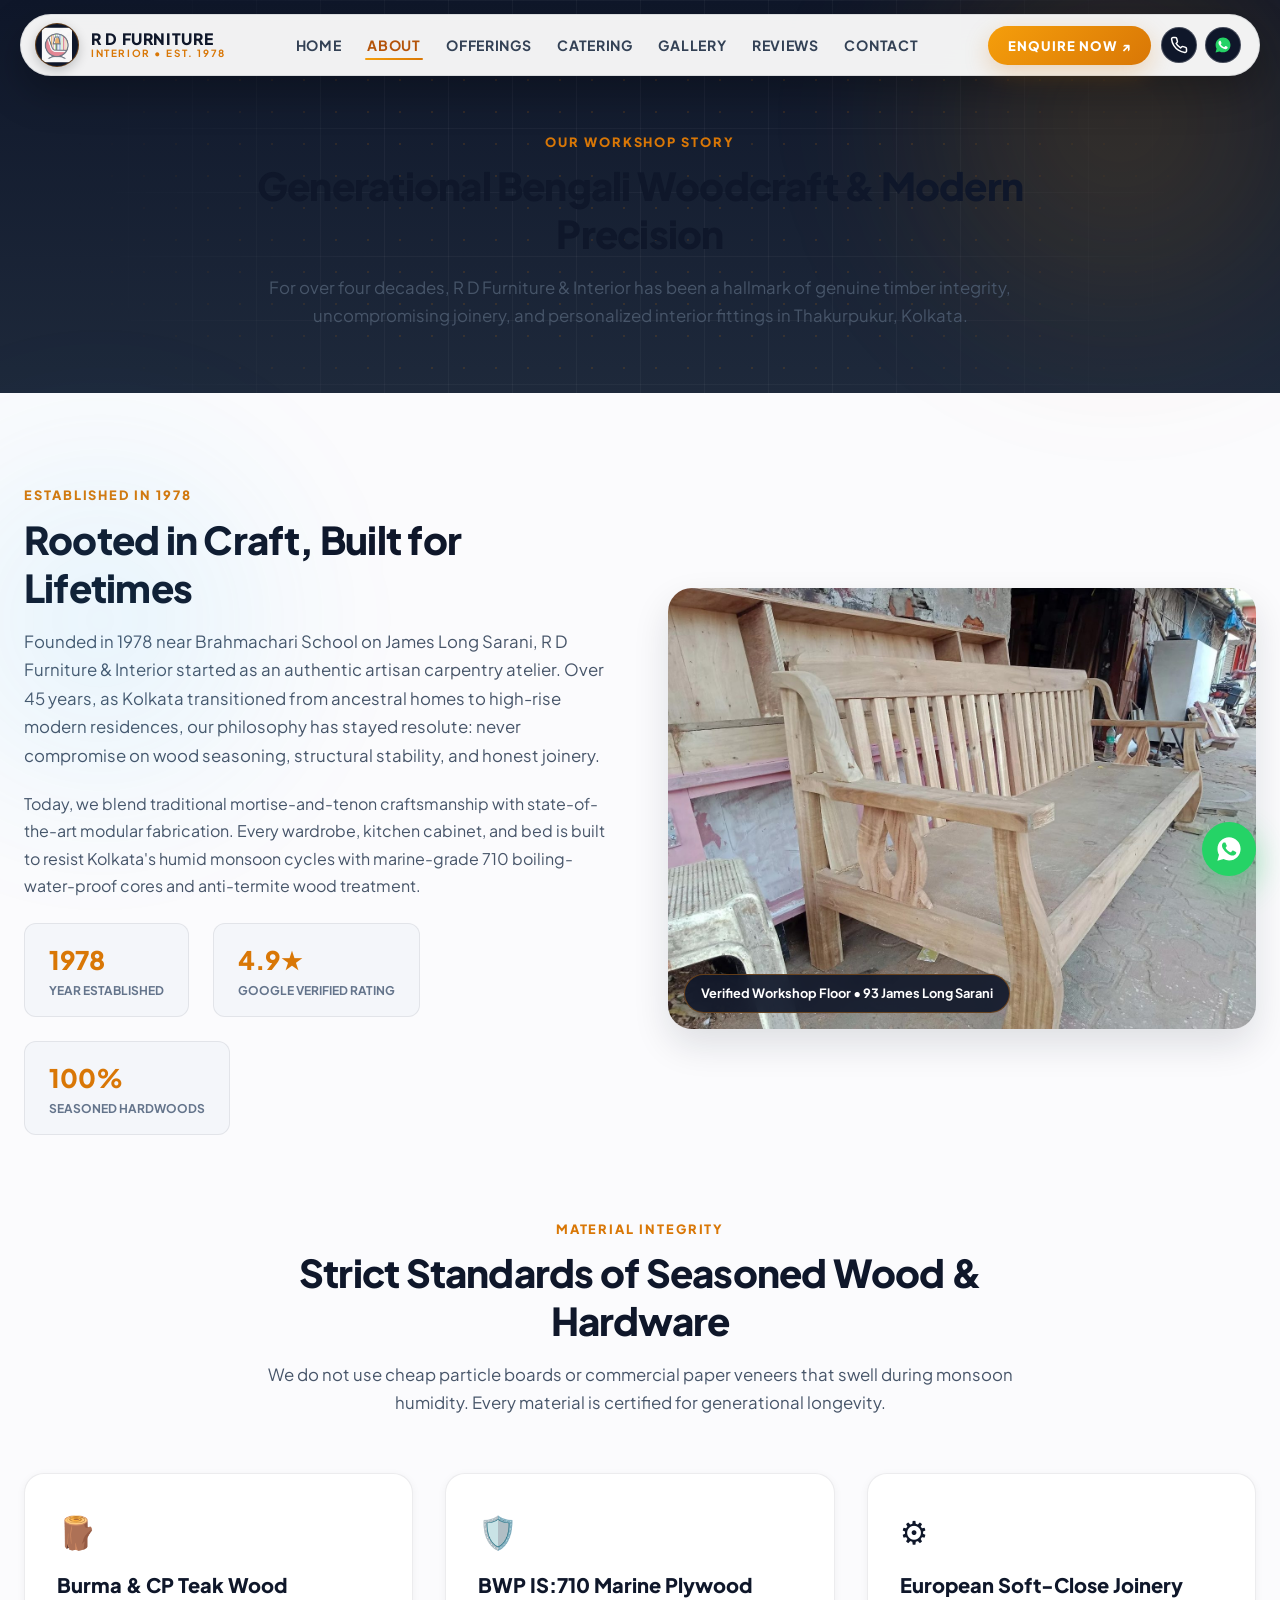
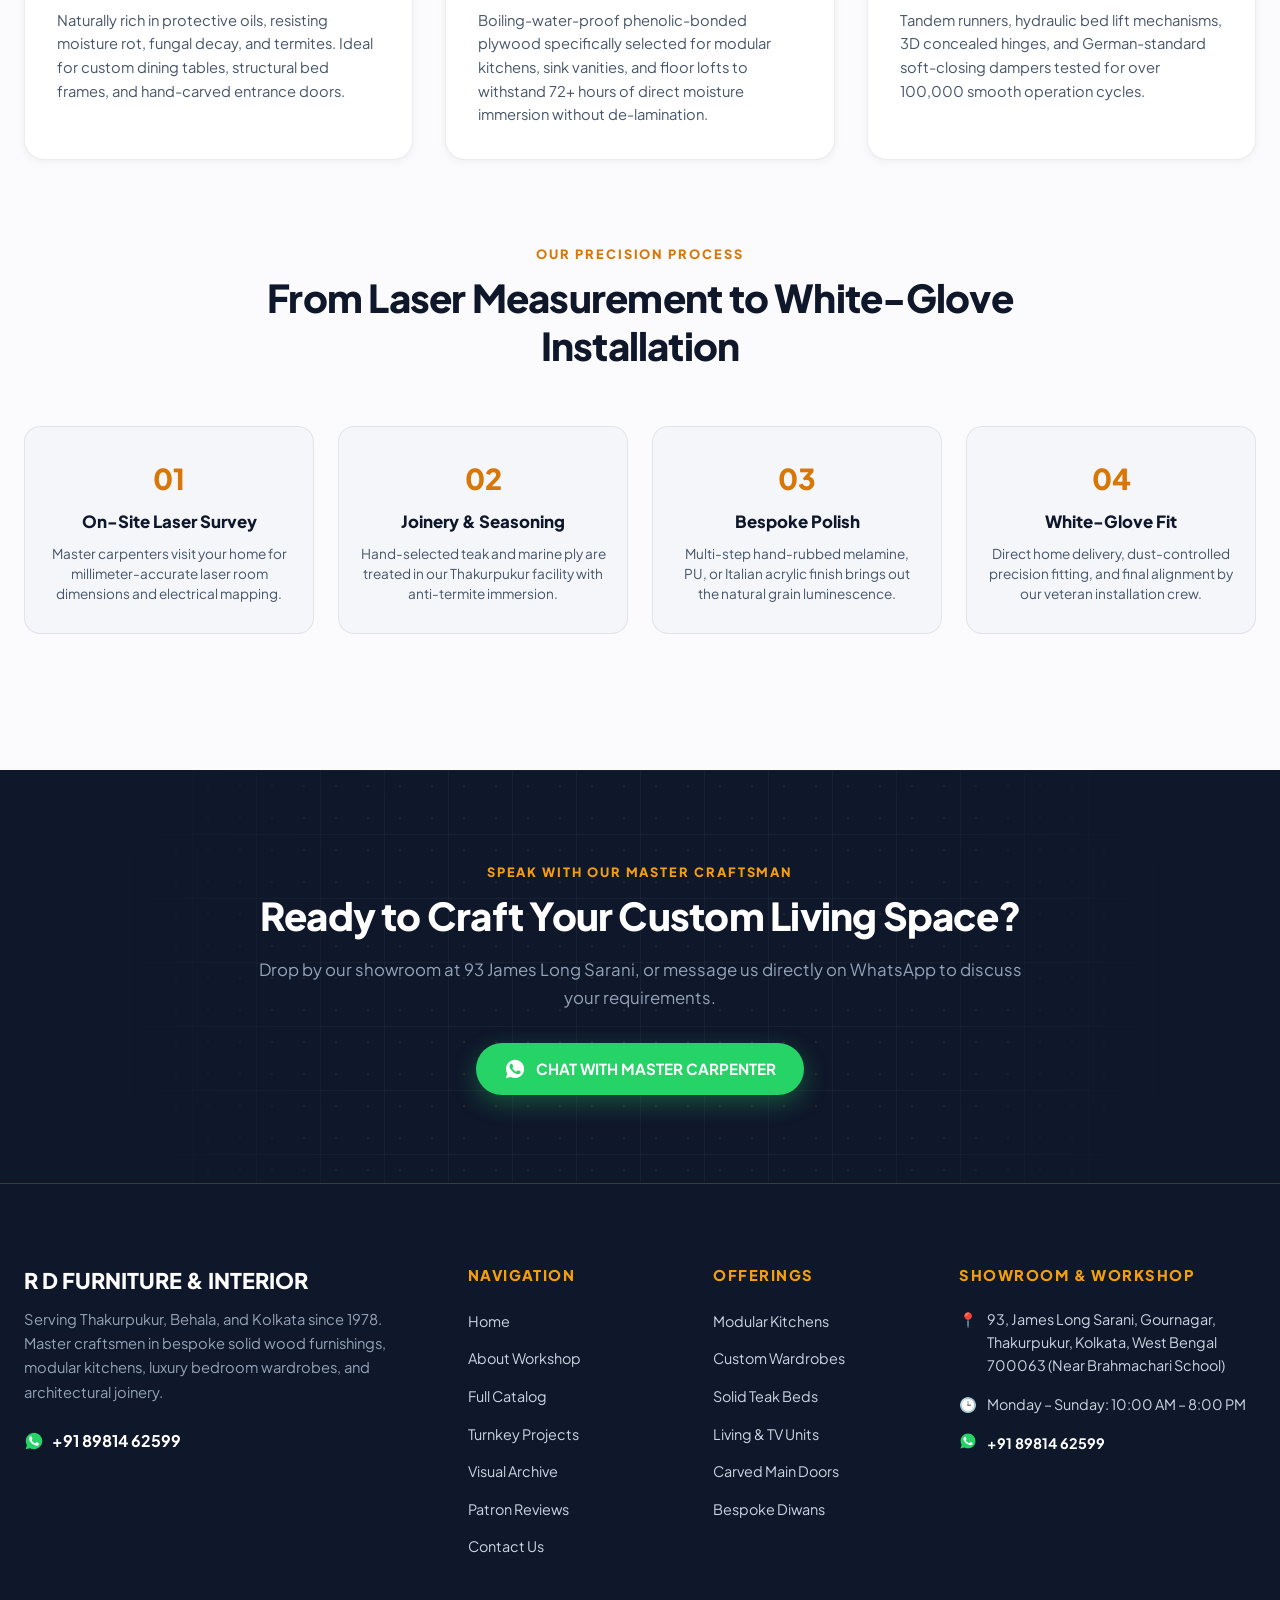
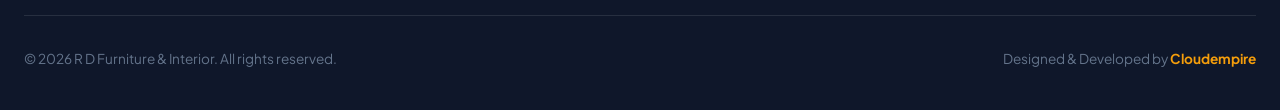
<file: about.html>
<!DOCTYPE html>
<html lang="en">
<head>
  <meta charset="UTF-8">
  <meta name="viewport" content="width=device-width, initial-scale=1.0">
  <title>About Our Workshop & Heritage | R D Furniture & Interior | Thakurpukur, Kolkata</title>
  <meta name="description" content="Since 1978. Learn about our 45-year master carpentry legacy, seasoned Indian timber sourcing, and bespoke furniture craft at 93 James Long Sarani, Thakurpukur, Kolkata.">
  
  <!-- Favicon Suite -->
  <link rel="icon" type="image/svg+xml" href="assets/images/favicon.svg">
  <link rel="icon" type="image/png" sizes="32x32" href="assets/images/favicon-32x32.png">
  <link rel="icon" href="assets/images/favicon.ico">
  <link rel="apple-touch-icon" sizes="180x180" href="assets/images/apple-touch-icon.png">

  <!-- Google Fonts -->
  <link rel="preconnect" href="https://fonts.googleapis.com">
  <link rel="preconnect" href="https://fonts.gstatic.com" crossorigin>
  <link href="https://fonts.googleapis.com/css2?family=Playfair+Display:ital,wght@0,600;0,800;1,600&family=Plus+Jakarta+Sans:wght@400;500;600;700;800&display=swap" rel="stylesheet">

  <link rel="stylesheet" href="assets/css/style.css">
</head>
<body>

  <!-- Floating Ambient Glowing Orbs -->
  <div class="abstract-orb abstract-orb-1"></div>
  <div class="abstract-orb abstract-orb-2"></div>

  <!-- TheDivine Floating Pill Navbar -->
  <header class="site-header" role="banner">
    <div class="header-inner">
      <div class="brand-wrapper">
        <a href="index.html" class="brand-emblem-link" aria-label="R D Furniture Home">
          <img src="assets/images/logo.png" alt="R D Furniture Emblem" class="brand-emblem" width="36" height="36">
        </a>
        <div class="brand-title-group">
          <span class="brand-name">R D Furniture</span>
          <span class="brand-sub">Interior • Est. 1978</span>
        </div>
      </div>

      <!-- Center Nav Links: Strictly One-Word, Single-Line Labels -->
      <nav class="site-nav" role="navigation" aria-label="Main Navigation">
        <ul class="nav-links">
          <li><a href="index.html" class="nav-link">Home</a></li>
          <li><a href="about.html" class="nav-link active">About</a></li>
          <li><a href="offerings.html" class="nav-link">Offerings</a></li>
          <li><a href="catering.html" class="nav-link">Catering</a></li>
          <li><a href="gallery.html" class="nav-link">Gallery</a></li>
          <li><a href="reviews.html" class="nav-link">Reviews</a></li>
          <li><a href="contact.html" class="nav-link">Contact</a></li>
        </ul>
      </nav>

      <!-- Right Header Actions -->
      <div class="header-actions">
        <a href="https://wa.me/918981462599?text=Hello%20R%20D%20Furniture%2C%20I%20would%20like%20to%20enquire%20about%20custom%20woodwork%20and%20interior%20solutions." target="_blank" rel="noopener noreferrer" class="btn-cta-pill">
          ENQUIRE NOW ↗
        </a>
        <div class="social-circle-icons">
          <a href="tel:+918981462599" class="btn-social-circle" aria-label="Call R D Furniture Desk">
            <svg viewBox="0 0 24 24" fill="none" stroke="currentColor" stroke-width="2" stroke-linecap="round" stroke-linejoin="round">
              <path d="M22 16.92v3a2 2 0 0 1-2.18 2 19.79 19.79 0 0 1-8.63-3.07 19.5 19.5 0 0 1-6-6 19.79 19.79 0 0 1-3.07-8.67A2 2 0 0 1 4.11 2h3a2 2 0 0 1 2 1.72 12.84 12.84 0 0 0 .7 2.81 2 2 0 0 1-.45 2.11L8.09 9.91a16 16 0 0 0 6 6l1.27-1.27a2 2 0 0 1 2.11-.45 12.84 12.84 0 0 0 2.81.7A2 2 0 0 1 22 16.92z"></path>
            </svg>
          </a>
          <a href="https://wa.me/918981462599" target="_blank" rel="noopener noreferrer" class="btn-social-circle" aria-label="Official WhatsApp">
            <svg class="wa-official-svg" width="18" height="18" viewBox="0 0 24 24">
              <path fill="#25D366" d="M12.04 2C6.58 2 2.13 6.45 2.13 11.91C2.13 13.66 2.59 15.36 3.45 16.86L2.05 22L7.3 20.62C8.75 21.41 10.38 21.83 12.04 21.83C17.5 21.83 21.95 17.38 21.95 11.92C21.95 6.46 17.5 2 12.04 2Z"/>
              <path fill="#FFFFFF" d="M17.52 14.33C17.22 14.18 15.74 13.45 15.47 13.35C15.19 13.25 15 13.2 14.8 13.5C14.6 13.8 14.03 14.48 13.85 14.68C13.68 14.88 13.5 14.9 13.2 14.75C12.9 14.6 11.95 14.29 10.82 13.28C9.94 12.5 9.35 11.53 9.17 11.23C9 10.93 9.15 10.77 9.3 10.62C9.43 10.49 9.6 10.27 9.75 10.1C9.9 9.93 9.95 9.8 10.05 9.6C10.15 9.4 10.1 9.23 10.03 9.08C9.95 8.93 9.35 7.45 9.1 6.85C8.86 6.27 8.61 6.35 8.43 6.34C8.25 6.33 8.05 6.33 7.85 6.33C7.65 6.33 7.33 6.4 7.05 6.7C6.78 7 6 7.73 6 9.2C6 10.68 7.08 12.1 7.23 12.3C7.38 12.5 9.35 15.53 12.35 16.83C13.06 17.14 13.63 17.33 14.06 17.47C14.78 17.7 15.43 17.67 15.95 17.59C16.53 17.5 17.74 16.86 17.99 16.15C18.24 15.45 18.24 14.85 18.17 14.73C18.09 14.6 17.82 14.48 17.52 14.33Z"/>
            </svg>
          </a>
        </div>
        <button class="btn-nav-toggle" aria-label="Toggle All Tabs Navigation Menu" aria-expanded="false">
          <svg viewBox="0 0 24 24" fill="none" stroke="currentColor" stroke-width="2" stroke-linecap="round" stroke-linejoin="round">
            <line x1="3" y1="12" x2="21" y2="12"></line>
            <line x1="3" y1="6" x2="21" y2="6"></line>
            <line x1="3" y1="18" x2="21" y2="18"></line>
          </svg>
        </button>
      </div>
    </div>
  </header>

  <!-- Subpage Banner -->
  <section class="subpage-banner">
    <div class="abstract-tech-grid"></div>
    <div class="shell">
      <span class="section-eyebrow">Our Workshop Story</span>
      <h1 class="section-title">Generational Bengali Woodcraft & Modern Precision</h1>
      <p class="section-desc">
        For over four decades, R D Furniture & Interior has been a hallmark of genuine timber integrity, uncompromising joinery, and personalized interior fittings in Thakurpukur, Kolkata.
      </p>
    </div>
  </section>

  <!-- Workshop Narrative & Authentic Photography -->
  <main class="section">
    <div class="split-grid-2" style="margin-bottom: 5rem;">
      <div>
        <span class="section-eyebrow">Established in 1978</span>
        <h2 class="section-title">Rooted in Craft, Built for Lifetimes</h2>
        <p style="font-size: 1.05rem; color: var(--color-text-muted); line-height: 1.7; margin-bottom: 1.25rem;">
          Founded in 1978 near Brahmachari School on James Long Sarani, R D Furniture & Interior started as an authentic artisan carpentry atelier. Over 45 years, as Kolkata transitioned from ancestral homes to high-rise modern residences, our philosophy has stayed resolute: never compromise on wood seasoning, structural stability, and honest joinery.
        </p>
        <p style="font-size: 1rem; color: var(--color-text-muted); line-height: 1.7; margin-bottom: 1.5rem;">
          Today, we blend traditional mortise-and-tenon craftsmanship with state-of-the-art modular fabrication. Every wardrobe, kitchen cabinet, and bed is built to resist Kolkata's humid monsoon cycles with marine-grade 710 boiling-water-proof cores and anti-termite wood treatment.
        </p>
        <div style="display: flex; gap: 1.5rem; flex-wrap: wrap;">
          <div style="background: var(--bg-surface-alt); padding: 1rem 1.5rem; border-radius: 12px; border: 1px solid var(--color-border);">
            <div style="font-size: 1.6rem; font-weight: 800; color: var(--accent-teak);">1978</div>
            <div style="font-size: 0.75rem; font-weight: 700; color: #64748b; text-transform: uppercase;">Year Established</div>
          </div>
          <div style="background: var(--bg-surface-alt); padding: 1rem 1.5rem; border-radius: 12px; border: 1px solid var(--color-border);">
            <div style="font-size: 1.6rem; font-weight: 800; color: var(--accent-teak);">4.9★</div>
            <div style="font-size: 0.75rem; font-weight: 700; color: #64748b; text-transform: uppercase;">Google Verified Rating</div>
          </div>
          <div style="background: var(--bg-surface-alt); padding: 1rem 1.5rem; border-radius: 12px; border: 1px solid var(--color-border);">
            <div style="font-size: 1.6rem; font-weight: 800; color: var(--accent-teak);">100%</div>
            <div style="font-size: 0.75rem; font-weight: 700; color: #64748b; text-transform: uppercase;">Seasoned Hardwoods</div>
          </div>
        </div>
      </div>

      <div style="position: relative; border-radius: 24px; overflow: hidden; box-shadow: var(--shadow-lg);">
        <img src="assets/images/workshop_bench_crafting.jpg" alt="Master Carpenters Handcrafting Solid Wood Bench at Workshop" width="1400" height="1050" loading="lazy" decoding="async">
        <div style="position: absolute; bottom: 16px; left: 16px; background: rgba(15, 23, 42, 0.9); backdrop-filter: blur(8px); padding: 8px 16px; border-radius: 9999px; color: #ffffff; font-size: 0.8rem; font-weight: 700; border: 1px solid rgba(217, 119, 6, 0.4);">
          Verified Workshop Floor • 93 James Long Sarani
        </div>
      </div>
    </div>

    <!-- Sourcing & Material Standards -->
    <div class="section-header">
      <span class="section-eyebrow">Material Integrity</span>
      <h2 class="section-title">Strict Standards of Seasoned Wood & Hardware</h2>
      <p class="section-desc">
        We do not use cheap particle boards or commercial paper veneers that swell during monsoon humidity. Every material is certified for generational longevity.
      </p>
    </div>

    <div class="portfolio-grid" style="margin-bottom: 5rem;">
      <div style="background: var(--bg-surface); padding: 2rem; border-radius: 20px; border: 1px solid var(--color-border); box-shadow: var(--shadow-sm);">
        <div style="font-size: 2rem; margin-bottom: 0.75rem;">🪵</div>
        <h3 style="font-size: 1.25rem; font-weight: 800; margin-bottom: 0.5rem;">Burma & CP Teak Wood</h3>
        <p style="font-size: 0.92rem; color: var(--color-text-muted); line-height: 1.6;">
          Naturally rich in protective oils, resisting moisture rot, fungal decay, and termites. Ideal for custom dining tables, structural bed frames, and hand-carved entrance doors.
        </p>
      </div>

      <div style="background: var(--bg-surface); padding: 2rem; border-radius: 20px; border: 1px solid var(--color-border); box-shadow: var(--shadow-sm);">
        <div style="font-size: 2rem; margin-bottom: 0.75rem;">🛡️</div>
        <h3 style="font-size: 1.25rem; font-weight: 800; margin-bottom: 0.5rem;">BWP IS:710 Marine Plywood</h3>
        <p style="font-size: 0.92rem; color: var(--color-text-muted); line-height: 1.6;">
          Boiling-water-proof phenolic-bonded plywood specifically selected for modular kitchens, sink vanities, and floor lofts to withstand 72+ hours of direct moisture immersion without de-lamination.
        </p>
      </div>

      <div style="background: var(--bg-surface); padding: 2rem; border-radius: 20px; border: 1px solid var(--color-border); box-shadow: var(--shadow-sm);">
        <div style="font-size: 2rem; margin-bottom: 0.75rem;">⚙️</div>
        <h3 style="font-size: 1.25rem; font-weight: 800; margin-bottom: 0.5rem;">European Soft-Close Joinery</h3>
        <p style="font-size: 0.92rem; color: var(--color-text-muted); line-height: 1.6;">
          Tandem runners, hydraulic bed lift mechanisms, 3D concealed hinges, and German-standard soft-closing dampers tested for over 100,000 smooth operation cycles.
        </p>
      </div>
    </div>

    <!-- Craftsmanship Workflow -->
    <div class="section-header">
      <span class="section-eyebrow">Our Precision Process</span>
      <h2 class="section-title">From Laser Measurement to White-Glove Installation</h2>
    </div>

    <div class="process-grid-4">
      <div style="background: var(--bg-surface-alt); padding: 1.75rem 1.25rem; border-radius: 16px; border: 1px solid var(--color-border); text-align: center;">
        <div style="font-size: 1.8rem; font-weight: 800; color: var(--accent-teak); margin-bottom: 0.5rem;">01</div>
        <h4 style="font-size: 1.05rem; font-weight: 800; margin-bottom: 0.5rem;">On-Site Laser Survey</h4>
        <p style="font-size: 0.85rem; color: var(--color-text-muted); line-height: 1.5;">Master carpenters visit your home for millimeter-accurate laser room dimensions and electrical mapping.</p>
      </div>

      <div style="background: var(--bg-surface-alt); padding: 1.75rem 1.25rem; border-radius: 16px; border: 1px solid var(--color-border); text-align: center;">
        <div style="font-size: 1.8rem; font-weight: 800; color: var(--accent-teak); margin-bottom: 0.5rem;">02</div>
        <h4 style="font-size: 1.05rem; font-weight: 800; margin-bottom: 0.5rem;">Joinery & Seasoning</h4>
        <p style="font-size: 0.85rem; color: var(--color-text-muted); line-height: 1.5;">Hand-selected teak and marine ply are treated in our Thakurpukur facility with anti-termite immersion.</p>
      </div>

      <div style="background: var(--bg-surface-alt); padding: 1.75rem 1.25rem; border-radius: 16px; border: 1px solid var(--color-border); text-align: center;">
        <div style="font-size: 1.8rem; font-weight: 800; color: var(--accent-teak); margin-bottom: 0.5rem;">03</div>
        <h4 style="font-size: 1.05rem; font-weight: 800; margin-bottom: 0.5rem;">Bespoke Polish</h4>
        <p style="font-size: 0.85rem; color: var(--color-text-muted); line-height: 1.5;">Multi-step hand-rubbed melamine, PU, or Italian acrylic finish brings out the natural grain luminescence.</p>
      </div>

      <div style="background: var(--bg-surface-alt); padding: 1.75rem 1.25rem; border-radius: 16px; border: 1px solid var(--color-border); text-align: center;">
        <div style="font-size: 1.8rem; font-weight: 800; color: var(--accent-teak); margin-bottom: 0.5rem;">04</div>
        <h4 style="font-size: 1.05rem; font-weight: 800; margin-bottom: 0.5rem;">White-Glove Fit</h4>
        <p style="font-size: 0.85rem; color: var(--color-text-muted); line-height: 1.5;">Direct home delivery, dust-controlled precision fitting, and final alignment by our veteran installation crew.</p>
      </div>
    </div>
  </main>

  <!-- CTA Banner -->
  <section class="section section-dark" style="text-align: center; margin-top: 3rem;">
    <div class="abstract-tech-grid"></div>
    <div style="position: relative; z-index: 2; max-width: 800px; margin: 0 auto;">
      <span class="section-eyebrow">Speak With Our Master Craftsman</span>
      <h2 class="section-title">Ready to Craft Your Custom Living Space?</h2>
      <p class="section-desc" style="margin-bottom: 2rem;">
        Drop by our showroom at 93 James Long Sarani, or message us directly on WhatsApp to discuss your requirements.
      </p>
      <a href="https://wa.me/918981462599?text=Namaste%20R%20D%20Furniture%2C%20I%20would%20like%20to%20discuss%20a%20custom%20furniture%20project." target="_blank" rel="noopener noreferrer" class="btn-whatsapp btn-hero-primary" style="display: inline-flex;">
        <svg class="wa-official-svg" width="22" height="22" viewBox="0 0 24 24">
          <path fill="#FFFFFF" d="M12.04 2C6.58 2 2.13 6.45 2.13 11.91C2.13 13.66 2.59 15.36 3.45 16.86L2.05 22L7.3 20.62C8.75 21.41 10.38 21.83 12.04 21.83C17.5 21.83 21.95 17.38 21.95 11.92C21.95 6.46 17.5 2 12.04 2Z"/>
          <path fill="#25D366" d="M17.52 14.33C17.22 14.18 15.74 13.45 15.47 13.35C15.19 13.25 15 13.2 14.8 13.5C14.6 13.8 14.03 14.48 13.85 14.68C13.68 14.88 13.5 14.9 13.2 14.75C12.9 14.6 11.95 14.29 10.82 13.28C9.94 12.5 9.35 11.53 9.17 11.23C9 10.93 9.15 10.77 9.3 10.62C9.43 10.49 9.6 10.27 9.75 10.1C9.9 9.93 9.95 9.8 10.05 9.6C10.15 9.4 10.1 9.23 10.03 9.08C9.95 8.93 9.35 7.45 9.1 6.85C8.86 6.27 8.61 6.35 8.43 6.34C8.25 6.33 8.05 6.33 7.85 6.33C7.65 6.33 7.33 6.4 7.05 6.7C6.78 7 6 7.73 6 9.2C6 10.68 7.08 12.1 7.23 12.3C7.38 12.5 9.35 15.53 12.35 16.83C13.06 17.14 13.63 17.33 14.06 17.47C14.78 17.7 15.43 17.67 15.95 17.59C16.53 17.5 17.74 16.86 17.99 16.15C18.24 15.45 18.24 14.85 18.17 14.73C18.09 14.6 17.82 14.48 17.52 14.33Z"/>
        </svg>
        CHAT WITH MASTER CARPENTER
      </a>
    </div>
  </section>

  <!-- Floating WhatsApp Action Button -->
  <a href="https://wa.me/918981462599?text=Namaste%20R%20D%20Furniture%2C%20I%20have%20an%20enquiry%20regarding%20custom%20woodwork." target="_blank" rel="noopener noreferrer" class="floating-wa-btn" aria-label="Chat on WhatsApp">
    <svg class="wa-official-svg" width="28" height="28" viewBox="0 0 24 24">
      <path fill="#FFFFFF" d="M12.04 2C6.58 2 2.13 6.45 2.13 11.91C2.13 13.66 2.59 15.36 3.45 16.86L2.05 22L7.3 20.62C8.75 21.41 10.38 21.83 12.04 21.83C17.5 21.83 21.95 17.38 21.95 11.92C21.95 6.46 17.5 2 12.04 2Z"/>
      <path fill="#25D366" d="M17.52 14.33C17.22 14.18 15.74 13.45 15.47 13.35C15.19 13.25 15 13.2 14.8 13.5C14.6 13.8 14.03 14.48 13.85 14.68C13.68 14.88 13.5 14.9 13.2 14.75C12.9 14.6 11.95 14.29 10.82 13.28C9.94 12.5 9.35 11.53 9.17 11.23C9 10.93 9.15 10.77 9.3 10.62C9.43 10.49 9.6 10.27 9.75 10.1C9.9 9.93 9.95 9.8 10.05 9.6C10.15 9.4 10.1 9.23 10.03 9.08C9.95 8.93 9.35 7.45 9.1 6.85C8.86 6.27 8.61 6.35 8.43 6.34C8.25 6.33 8.05 6.33 7.85 6.33C7.65 6.33 7.33 6.4 7.05 6.7C6.78 7 6 7.73 6 9.2C6 10.68 7.08 12.1 7.23 12.3C7.38 12.5 9.35 15.53 12.35 16.83C13.06 17.14 13.63 17.33 14.06 17.47C14.78 17.7 15.43 17.67 15.95 17.59C16.53 17.5 17.74 16.86 17.99 16.15C18.24 15.45 18.24 14.85 18.17 14.73C18.09 14.6 17.82 14.48 17.52 14.33Z"/>
    </svg>
  </a>

  <!-- Official Footer -->
  <footer class="site-footer" role="contentinfo">
    <div class="footer-inner">
      <div class="footer-grid">
        <div>
          <div class="footer-brand-title">R D Furniture & Interior</div>
          <p class="footer-brand-desc">
            Serving Thakurpukur, Behala, and Kolkata since 1978. Master craftsmen in bespoke solid wood furnishings, modular kitchens, luxury bedroom wardrobes, and architectural joinery.
          </p>
          <div style="display: flex; gap: 10px;">
            <a href="https://wa.me/918981462599" class="phone-wa-link" style="color: #ffffff;">
              <svg class="wa-official-svg" width="20" height="20" viewBox="0 0 24 24">
                <path fill="#25D366" d="M12.04 2C6.58 2 2.13 6.45 2.13 11.91C2.13 13.66 2.59 15.36 3.45 16.86L2.05 22L7.3 20.62C8.75 21.41 10.38 21.83 12.04 21.83C17.5 21.83 21.95 17.38 21.95 11.92C21.95 6.46 17.5 2 12.04 2Z"/>
                <path fill="#FFFFFF" d="M17.52 14.33C17.22 14.18 15.74 13.45 15.47 13.35C15.19 13.25 15 13.2 14.8 13.5C14.6 13.8 14.03 14.48 13.85 14.68C13.68 14.88 13.5 14.9 13.2 14.75C12.9 14.6 11.95 14.29 10.82 13.28C9.94 12.5 9.35 11.53 9.17 11.23C9 10.93 9.15 10.77 9.3 10.62C9.43 10.49 9.6 10.27 9.75 10.1C9.9 9.93 9.95 9.8 10.05 9.6C10.15 9.4 10.1 9.23 10.03 9.08C9.95 8.93 9.35 7.45 9.1 6.85C8.86 6.27 8.61 6.35 8.43 6.34C8.25 6.33 8.05 6.33 7.85 6.33C7.65 6.33 7.33 6.4 7.05 6.7C6.78 7 6 7.73 6 9.2C6 10.68 7.08 12.1 7.23 12.3C7.38 12.5 9.35 15.53 12.35 16.83C13.06 17.14 13.63 17.33 14.06 17.47C14.78 17.7 15.43 17.67 15.95 17.59C16.53 17.5 17.74 16.86 17.99 16.15C18.24 15.45 18.24 14.85 18.17 14.73C18.09 14.6 17.82 14.48 17.52 14.33Z"/>
              </svg>
              +91 89814 62599
            </a>
          </div>
        </div>

        <div>
          <div class="footer-col-title">Navigation</div>
          <ul class="footer-links">
            <li><a href="index.html">Home</a></li>
            <li><a href="about.html">About Workshop</a></li>
            <li><a href="offerings.html">Full Catalog</a></li>
            <li><a href="catering.html">Turnkey Projects</a></li>
            <li><a href="gallery.html">Visual Archive</a></li>
            <li><a href="reviews.html">Patron Reviews</a></li>
            <li><a href="contact.html">Contact Us</a></li>
          </ul>
        </div>

        <div>
          <div class="footer-col-title">Offerings</div>
          <ul class="footer-links">
            <li><a href="offerings.html">Modular Kitchens</a></li>
            <li><a href="offerings.html">Custom Wardrobes</a></li>
            <li><a href="offerings.html">Solid Teak Beds</a></li>
            <li><a href="offerings.html">Living & TV Units</a></li>
            <li><a href="offerings.html">Carved Main Doors</a></li>
            <li><a href="offerings.html">Bespoke Diwans</a></li>
          </ul>
        </div>

        <div>
          <div class="footer-col-title">Showroom & Workshop</div>
          <div class="footer-contact-item">
            <span>📍</span>
            <span>93, James Long Sarani, Gournagar, Thakurpukur, Kolkata, West Bengal 700063 (Near Brahmachari School)</span>
          </div>
          <div class="footer-contact-item">
            <span>🕒</span>
            <span>Monday – Sunday: 10:00 AM – 8:00 PM</span>
          </div>
          <div class="footer-contact-item">
            <svg class="wa-official-svg" width="18" height="18" viewBox="0 0 24 24">
              <path fill="#25D366" d="M12.04 2C6.58 2 2.13 6.45 2.13 11.91C2.13 13.66 2.59 15.36 3.45 16.86L2.05 22L7.3 20.62C8.75 21.41 10.38 21.83 12.04 21.83C17.5 21.83 21.95 17.38 21.95 11.92C21.95 6.46 17.5 2 12.04 2Z"/>
              <path fill="#FFFFFF" d="M17.52 14.33C17.22 14.18 15.74 13.45 15.47 13.35C15.19 13.25 15 13.2 14.8 13.5C14.6 13.8 14.03 14.48 13.85 14.68C13.68 14.88 13.5 14.9 13.2 14.75C12.9 14.6 11.95 14.29 10.82 13.28C9.94 12.5 9.35 11.53 9.17 11.23C9 10.93 9.15 10.77 9.3 10.62C9.43 10.49 9.6 10.27 9.75 10.1C9.9 9.93 9.95 9.8 10.05 9.6C10.15 9.4 10.1 9.23 10.03 9.08C9.95 8.93 9.35 7.45 9.1 6.85C8.86 6.27 8.61 6.35 8.43 6.34C8.25 6.33 8.05 6.33 7.85 6.33C7.65 6.33 7.33 6.4 7.05 6.7C6.78 7 6 7.73 6 9.2C6 10.68 7.08 12.1 7.23 12.3C7.38 12.5 9.35 15.53 12.35 16.83C13.06 17.14 13.63 17.33 14.06 17.47C14.78 17.7 15.43 17.67 15.95 17.59C16.53 17.5 17.74 16.86 17.99 16.15C18.24 15.45 18.24 14.85 18.17 14.73C18.09 14.6 17.82 14.48 17.52 14.33Z"/>
            </svg>
            <a href="https://wa.me/918981462599" style="color: #ffffff; font-weight: 700;">+91 89814 62599</a>
          </div>
        </div>
      </div>

      <div class="footer-bottom">
        <div>
          © 2026 R D Furniture & Interior. All rights reserved.
        </div>
        <div>
          Designed & Developed by <a href="https://cloudempire.tech/" target="_blank" rel="noopener noreferrer">Cloudempire</a>
        </div>
      </div>
    </div>
  </footer>

  <script src="assets/js/main.js"></script>
</body>
</html>
</file>
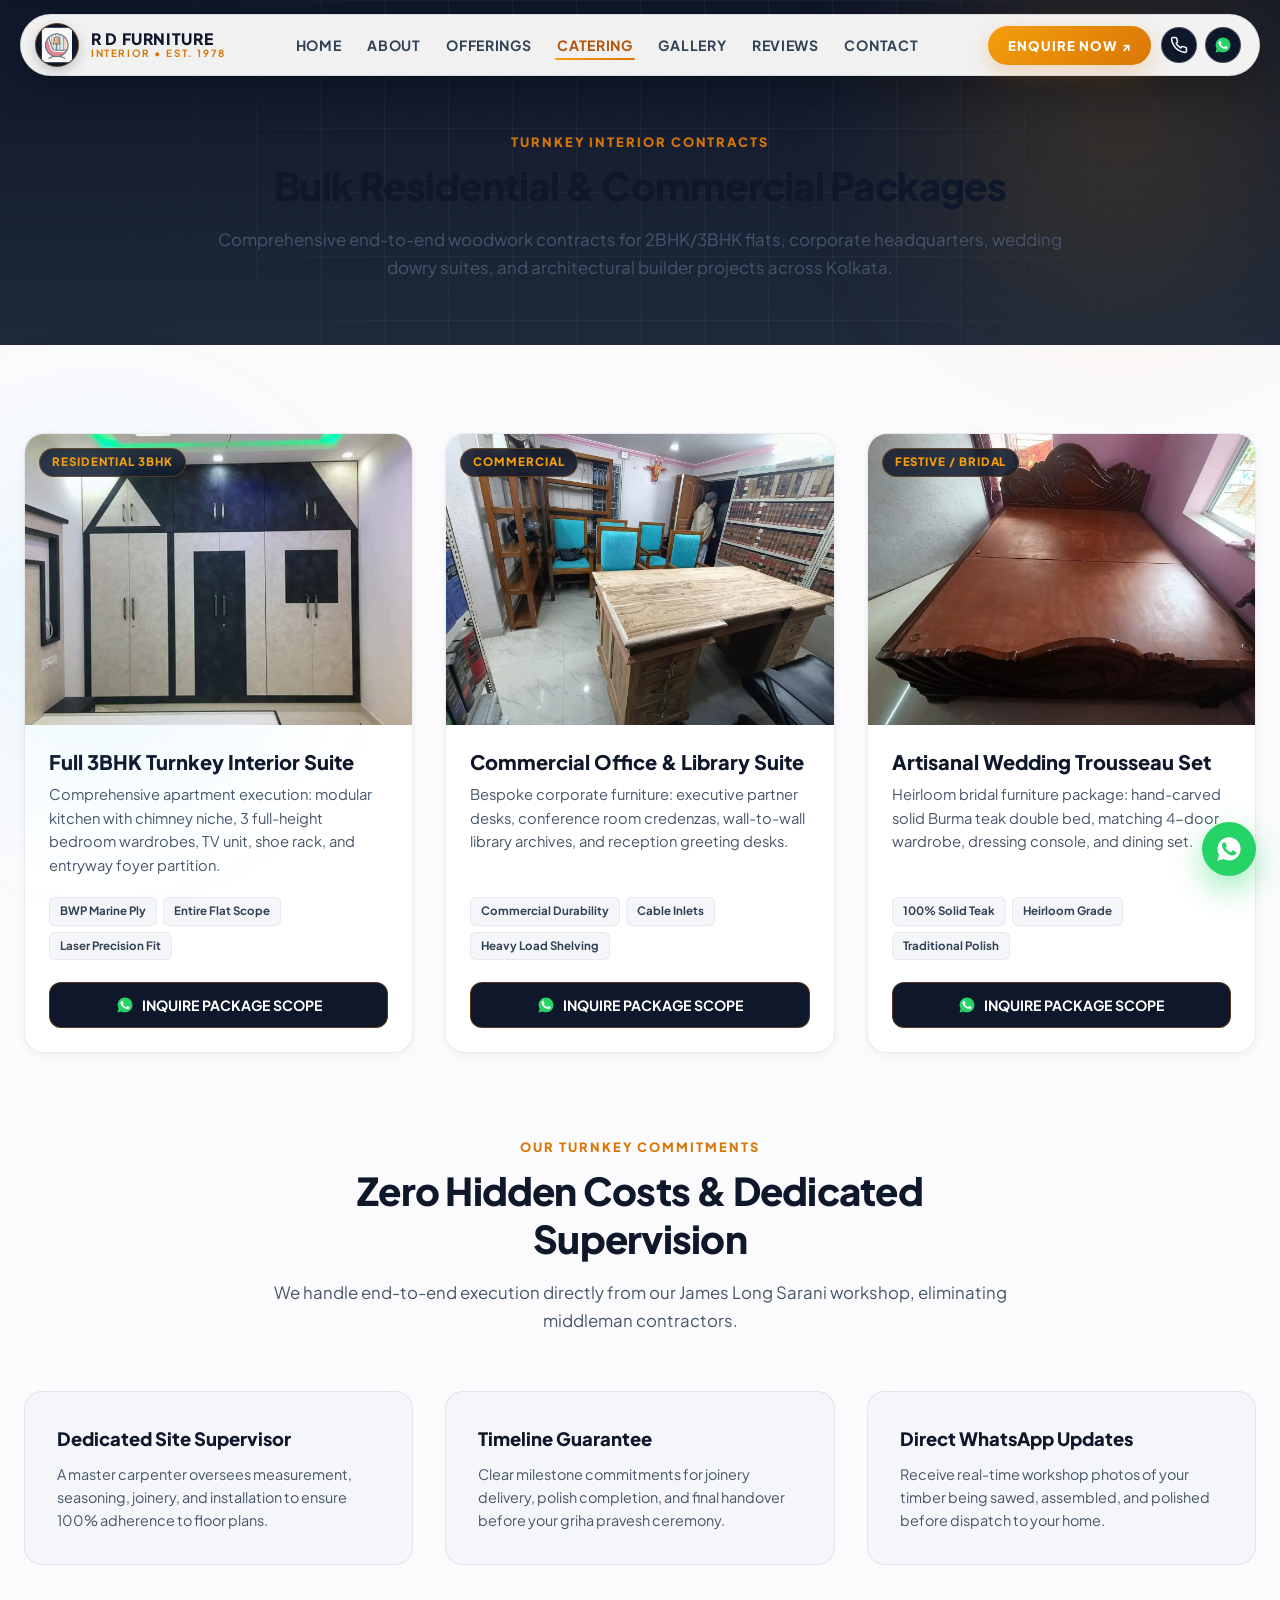
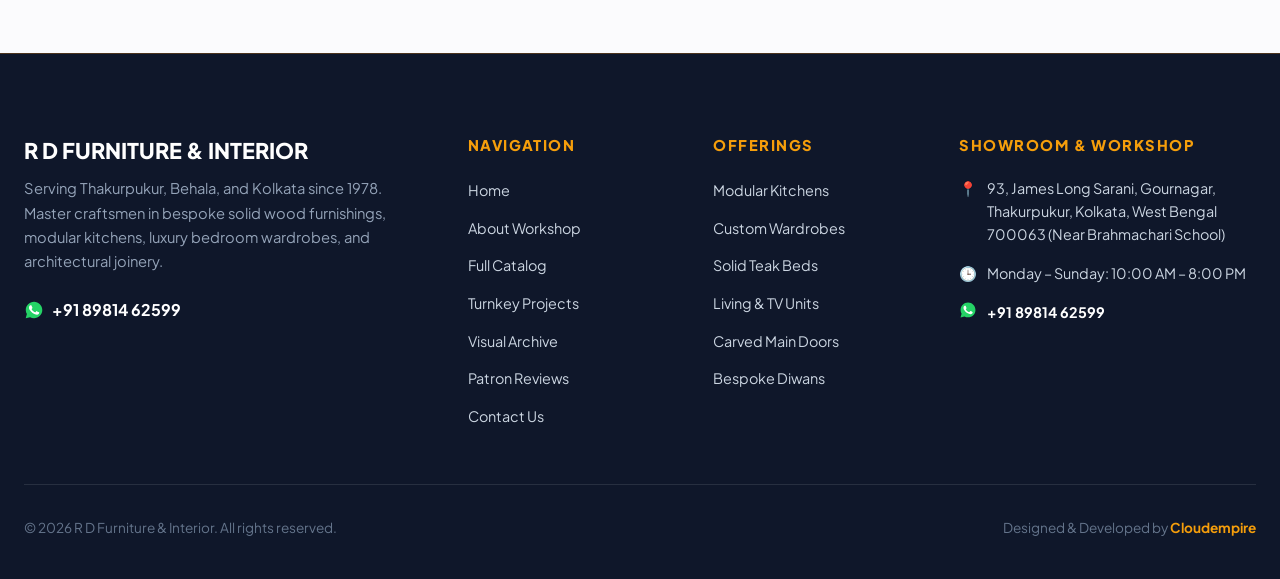
<file: catering.html>
<!DOCTYPE html>
<html lang="en">
<head>
  <meta charset="UTF-8">
  <meta name="viewport" content="width=device-width, initial-scale=1.0">
  <title>Turnkey Projects & Interior Packages | R D Furniture & Interior | Thakurpukur, Kolkata</title>
  <meta name="description" content="Turnkey residential 2BHK/3BHK interior packages, corporate office wood panelling, and heirloom wedding furniture suites in Kolkata. Established 1978.">
  
  <!-- Favicon Suite -->
  <link rel="icon" type="image/svg+xml" href="assets/images/favicon.svg">
  <link rel="icon" type="image/png" sizes="32x32" href="assets/images/favicon-32x32.png">
  <link rel="icon" href="assets/images/favicon.ico">
  <link rel="apple-touch-icon" sizes="180x180" href="assets/images/apple-touch-icon.png">

  <!-- Google Fonts -->
  <link rel="preconnect" href="https://fonts.googleapis.com">
  <link rel="preconnect" href="https://fonts.gstatic.com" crossorigin>
  <link href="https://fonts.googleapis.com/css2?family=Playfair+Display:ital,wght@0,600;0,800;1,600&family=Plus+Jakarta+Sans:wght@400;500;600;700;800&display=swap" rel="stylesheet">

  <link rel="stylesheet" href="assets/css/style.css">
</head>
<body>

  <!-- Floating Ambient Glowing Orbs -->
  <div class="abstract-orb abstract-orb-1"></div>
  <div class="abstract-orb abstract-orb-2"></div>

  <!-- TheDivine Floating Pill Navbar -->
  <header class="site-header" role="banner">
    <div class="header-inner">
      <div class="brand-wrapper">
        <a href="index.html" class="brand-emblem-link" aria-label="R D Furniture Home">
          <img src="assets/images/logo.png" alt="R D Furniture Emblem" class="brand-emblem" width="36" height="36">
        </a>
        <div class="brand-title-group">
          <span class="brand-name">R D Furniture</span>
          <span class="brand-sub">Interior • Est. 1978</span>
        </div>
      </div>

      <!-- Center Nav Links: Strictly One-Word, Single-Line Labels -->
      <nav class="site-nav" role="navigation" aria-label="Main Navigation">
        <ul class="nav-links">
          <li><a href="index.html" class="nav-link">Home</a></li>
          <li><a href="about.html" class="nav-link">About</a></li>
          <li><a href="offerings.html" class="nav-link">Offerings</a></li>
          <li><a href="catering.html" class="nav-link active">Catering</a></li>
          <li><a href="gallery.html" class="nav-link">Gallery</a></li>
          <li><a href="reviews.html" class="nav-link">Reviews</a></li>
          <li><a href="contact.html" class="nav-link">Contact</a></li>
        </ul>
      </nav>

      <!-- Right Header Actions -->
      <div class="header-actions">
        <a href="https://wa.me/918981462599?text=Hello%20R%20D%20Furniture%2C%20I%20would%20like%20to%20enquire%20about%20custom%20woodwork%20and%20interior%20solutions." target="_blank" rel="noopener noreferrer" class="btn-cta-pill">
          ENQUIRE NOW ↗
        </a>
        <div class="social-circle-icons">
          <a href="tel:+918981462599" class="btn-social-circle" aria-label="Call R D Furniture Desk">
            <svg viewBox="0 0 24 24" fill="none" stroke="currentColor" stroke-width="2" stroke-linecap="round" stroke-linejoin="round">
              <path d="M22 16.92v3a2 2 0 0 1-2.18 2 19.79 19.79 0 0 1-8.63-3.07 19.5 19.5 0 0 1-6-6 19.79 19.79 0 0 1-3.07-8.67A2 2 0 0 1 4.11 2h3a2 2 0 0 1 2 1.72 12.84 12.84 0 0 0 .7 2.81 2 2 0 0 1-.45 2.11L8.09 9.91a16 16 0 0 0 6 6l1.27-1.27a2 2 0 0 1 2.11-.45 12.84 12.84 0 0 0 2.81.7A2 2 0 0 1 22 16.92z"></path>
            </svg>
          </a>
          <a href="https://wa.me/918981462599" target="_blank" rel="noopener noreferrer" class="btn-social-circle" aria-label="Official WhatsApp">
            <svg class="wa-official-svg" width="18" height="18" viewBox="0 0 24 24">
              <path fill="#25D366" d="M12.04 2C6.58 2 2.13 6.45 2.13 11.91C2.13 13.66 2.59 15.36 3.45 16.86L2.05 22L7.3 20.62C8.75 21.41 10.38 21.83 12.04 21.83C17.5 21.83 21.95 17.38 21.95 11.92C21.95 6.46 17.5 2 12.04 2Z"/>
              <path fill="#FFFFFF" d="M17.52 14.33C17.22 14.18 15.74 13.45 15.47 13.35C15.19 13.25 15 13.2 14.8 13.5C14.6 13.8 14.03 14.48 13.85 14.68C13.68 14.88 13.5 14.9 13.2 14.75C12.9 14.6 11.95 14.29 10.82 13.28C9.94 12.5 9.35 11.53 9.17 11.23C9 10.93 9.15 10.77 9.3 10.62C9.43 10.49 9.6 10.27 9.75 10.1C9.9 9.93 9.95 9.8 10.05 9.6C10.15 9.4 10.1 9.23 10.03 9.08C9.95 8.93 9.35 7.45 9.1 6.85C8.86 6.27 8.61 6.35 8.43 6.34C8.25 6.33 8.05 6.33 7.85 6.33C7.65 6.33 7.33 6.4 7.05 6.7C6.78 7 6 7.73 6 9.2C6 10.68 7.08 12.1 7.23 12.3C7.38 12.5 9.35 15.53 12.35 16.83C13.06 17.14 13.63 17.33 14.06 17.47C14.78 17.7 15.43 17.67 15.95 17.59C16.53 17.5 17.74 16.86 17.99 16.15C18.24 15.45 18.24 14.85 18.17 14.73C18.09 14.6 17.82 14.48 17.52 14.33Z"/>
            </svg>
          </a>
        </div>
        <button class="btn-nav-toggle" aria-label="Toggle All Tabs Navigation Menu" aria-expanded="false">
          <svg viewBox="0 0 24 24" fill="none" stroke="currentColor" stroke-width="2" stroke-linecap="round" stroke-linejoin="round">
            <line x1="3" y1="12" x2="21" y2="12"></line>
            <line x1="3" y1="6" x2="21" y2="6"></line>
            <line x1="3" y1="18" x2="21" y2="18"></line>
          </svg>
        </button>
      </div>
    </div>
  </header>

  <!-- Subpage Banner -->
  <section class="subpage-banner">
    <div class="abstract-tech-grid"></div>
    <div class="shell">
      <span class="section-eyebrow">Turnkey Interior Contracts</span>
      <h1 class="section-title">Bulk Residential & Commercial Packages</h1>
      <p class="section-desc">
        Comprehensive end-to-end woodwork contracts for 2BHK/3BHK flats, corporate headquarters, wedding dowry suites, and architectural builder projects across Kolkata.
      </p>
    </div>
  </section>

  <!-- Main Turnkey Packages Grid -->
  <main class="section">
    <div class="portfolio-grid" style="margin-bottom: 5rem;">

      <!-- Package 1: Complete 3BHK Turnkey -->
      <article class="offering-card">
        <div class="card-media">
          <img src="assets/images/wardrobe_modular_hero.jpg" alt="Complete 3BHK Residential Interior" width="720" height="540" loading="lazy" decoding="async">
          <span class="card-badge">Residential 3BHK</span>
        </div>
        <div class="card-body">
          <h3 class="card-title">Full 3BHK Turnkey Interior Suite</h3>
          <p class="card-desc">Comprehensive apartment execution: modular kitchen with chimney niche, 3 full-height bedroom wardrobes, TV unit, shoe rack, and entryway foyer partition.</p>
          <div class="card-specs">
            <span class="spec-chip">BWP Marine Ply</span>
            <span class="spec-chip">Entire Flat Scope</span>
            <span class="spec-chip">Laser Precision Fit</span>
          </div>
          <a href="https://wa.me/918981462599?text=Hello%20R%20D%20Furniture%2C%20I%20am%20inquiring%20about%20the%20Full%203BHK%20Turnkey%20Interior%20Suite." target="_blank" rel="noopener noreferrer" class="btn-card-inquire">
            <svg class="wa-official-svg" width="18" height="18" viewBox="0 0 24 24">
              <path fill="#25D366" d="M12.04 2C6.58 2 2.13 6.45 2.13 11.91C2.13 13.66 2.59 15.36 3.45 16.86L2.05 22L7.3 20.62C8.75 21.41 10.38 21.83 12.04 21.83C17.5 21.83 21.95 17.38 21.95 11.92C21.95 6.46 17.5 2 12.04 2Z"/>
              <path fill="#FFFFFF" d="M17.52 14.33C17.22 14.18 15.74 13.45 15.47 13.35C15.19 13.25 15 13.2 14.8 13.5C14.6 13.8 14.03 14.48 13.85 14.68C13.68 14.88 13.5 14.9 13.2 14.75C12.9 14.6 11.95 14.29 10.82 13.28C9.94 12.5 9.35 11.53 9.17 11.23C9 10.93 9.15 10.77 9.3 10.62C9.43 10.49 9.6 10.27 9.75 10.1C9.9 9.93 9.95 9.8 10.05 9.6C10.15 9.4 10.1 9.23 10.03 9.08C9.95 8.93 9.35 7.45 9.1 6.85C8.86 6.27 8.61 6.35 8.43 6.34C8.25 6.33 8.05 6.33 7.85 6.33C7.65 6.33 7.33 6.4 7.05 6.7C6.78 7 6 7.73 6 9.2C6 10.68 7.08 12.1 7.23 12.3C7.38 12.5 9.35 15.53 12.35 16.83C13.06 17.14 13.63 17.33 14.06 17.47C14.78 17.7 15.43 17.67 15.95 17.59C16.53 17.5 17.74 16.86 17.99 16.15C18.24 15.45 18.24 14.85 18.17 14.73C18.09 14.6 17.82 14.48 17.52 14.33Z"/>
            </svg>
            INQUIRE PACKAGE SCOPE
          </a>
        </div>
      </article>

      <!-- Package 2: Corporate Office & Library -->
      <article class="offering-card">
        <div class="card-media">
          <img src="assets/images/office_library.jpg" alt="Corporate Office & Library Workstation" width="1400" height="1050" loading="lazy" decoding="async">
          <span class="card-badge">Commercial</span>
        </div>
        <div class="card-body">
          <h3 class="card-title">Commercial Office & Library Suite</h3>
          <p class="card-desc">Bespoke corporate furniture: executive partner desks, conference room credenzas, wall-to-wall library archives, and reception greeting desks.</p>
          <div class="card-specs">
            <span class="spec-chip">Commercial Durability</span>
            <span class="spec-chip">Cable Inlets</span>
            <span class="spec-chip">Heavy Load Shelving</span>
          </div>
          <a href="https://wa.me/918981462599?text=Hello%20R%20D%20Furniture%2C%20I%20am%20inquiring%20about%20the%20Commercial%20Office%20Suite." target="_blank" rel="noopener noreferrer" class="btn-card-inquire">
            <svg class="wa-official-svg" width="18" height="18" viewBox="0 0 24 24">
              <path fill="#25D366" d="M12.04 2C6.58 2 2.13 6.45 2.13 11.91C2.13 13.66 2.59 15.36 3.45 16.86L2.05 22L7.3 20.62C8.75 21.41 10.38 21.83 12.04 21.83C17.5 21.83 21.95 17.38 21.95 11.92C21.95 6.46 17.5 2 12.04 2Z"/>
              <path fill="#FFFFFF" d="M17.52 14.33C17.22 14.18 15.74 13.45 15.47 13.35C15.19 13.25 15 13.2 14.8 13.5C14.6 13.8 14.03 14.48 13.85 14.68C13.68 14.88 13.5 14.9 13.2 14.75C12.9 14.6 11.95 14.29 10.82 13.28C9.94 12.5 9.35 11.53 9.17 11.23C9 10.93 9.15 10.77 9.3 10.62C9.43 10.49 9.6 10.27 9.75 10.1C9.9 9.93 9.95 9.8 10.05 9.6C10.15 9.4 10.1 9.23 10.03 9.08C9.95 8.93 9.35 7.45 9.1 6.85C8.86 6.27 8.61 6.35 8.43 6.34C8.25 6.33 8.05 6.33 7.85 6.33C7.65 6.33 7.33 6.4 7.05 6.7C6.78 7 6 7.73 6 9.2C6 10.68 7.08 12.1 7.23 12.3C7.38 12.5 9.35 15.53 12.35 16.83C13.06 17.14 13.63 17.33 14.06 17.47C14.78 17.7 15.43 17.67 15.95 17.59C16.53 17.5 17.74 16.86 17.99 16.15C18.24 15.45 18.24 14.85 18.17 14.73C18.09 14.6 17.82 14.48 17.52 14.33Z"/>
            </svg>
            INQUIRE PACKAGE SCOPE
          </a>
        </div>
      </article>

      <!-- Package 3: Wedding Trousseau Furniture -->
      <article class="offering-card">
        <div class="card-media">
          <img src="assets/images/bed_teak_double.jpg" alt="Heirloom Wedding Furniture Suite" width="1400" height="1050" loading="lazy" decoding="async">
          <span class="card-badge">Festive / Bridal</span>
        </div>
        <div class="card-body">
          <h3 class="card-title">Artisanal Wedding Trousseau Set</h3>
          <p class="card-desc">Heirloom bridal furniture package: hand-carved solid Burma teak double bed, matching 4-door wardrobe, dressing console, and dining set.</p>
          <div class="card-specs">
            <span class="spec-chip">100% Solid Teak</span>
            <span class="spec-chip">Heirloom Grade</span>
            <span class="spec-chip">Traditional Polish</span>
          </div>
          <a href="https://wa.me/918981462599?text=Hello%20R%20D%20Furniture%2C%20I%20am%20inquiring%20about%20the%20Artisanal%20Wedding%20Trousseau%20Set." target="_blank" rel="noopener noreferrer" class="btn-card-inquire">
            <svg class="wa-official-svg" width="18" height="18" viewBox="0 0 24 24">
              <path fill="#25D366" d="M12.04 2C6.58 2 2.13 6.45 2.13 11.91C2.13 13.66 2.59 15.36 3.45 16.86L2.05 22L7.3 20.62C8.75 21.41 10.38 21.83 12.04 21.83C17.5 21.83 21.95 17.38 21.95 11.92C21.95 6.46 17.5 2 12.04 2Z"/>
              <path fill="#FFFFFF" d="M17.52 14.33C17.22 14.18 15.74 13.45 15.47 13.35C15.19 13.25 15 13.2 14.8 13.5C14.6 13.8 14.03 14.48 13.85 14.68C13.68 14.88 13.5 14.9 13.2 14.75C12.9 14.6 11.95 14.29 10.82 13.28C9.94 12.5 9.35 11.53 9.17 11.23C9 10.93 9.15 10.77 9.3 10.62C9.43 10.49 9.6 10.27 9.75 10.1C9.9 9.93 9.95 9.8 10.05 9.6C10.15 9.4 10.1 9.23 10.03 9.08C9.95 8.93 9.35 7.45 9.1 6.85C8.86 6.27 8.61 6.35 8.43 6.34C8.25 6.33 8.05 6.33 7.85 6.33C7.65 6.33 7.33 6.4 7.05 6.7C6.78 7 6 7.73 6 9.2C6 10.68 7.08 12.1 7.23 12.3C7.38 12.5 9.35 15.53 12.35 16.83C13.06 17.14 13.63 17.33 14.06 17.47C14.78 17.7 15.43 17.67 15.95 17.59C16.53 17.5 17.74 16.86 17.99 16.15C18.24 15.45 18.24 14.85 18.17 14.73C18.09 14.6 17.82 14.48 17.52 14.33Z"/>
            </svg>
            INQUIRE PACKAGE SCOPE
          </a>
        </div>
      </article>

    </div>

    <!-- Contract Guarantees -->
    <div class="section-header">
      <span class="section-eyebrow">Our Turnkey Commitments</span>
      <h2 class="section-title">Zero Hidden Costs & Dedicated Supervision</h2>
      <p class="section-desc">
        We handle end-to-end execution directly from our James Long Sarani workshop, eliminating middleman contractors.
      </p>
    </div>

    <div class="portfolio-grid">
      <div style="background: var(--bg-surface-alt); padding: 2rem; border-radius: 18px; border: 1px solid var(--color-border);">
        <h4 style="font-size: 1.15rem; font-weight: 800; color: var(--color-text-main); margin-bottom: 0.6rem;">Dedicated Site Supervisor</h4>
        <p style="font-size: 0.9rem; color: var(--color-text-muted); line-height: 1.6;">A master carpenter oversees measurement, seasoning, joinery, and installation to ensure 100% adherence to floor plans.</p>
      </div>

      <div style="background: var(--bg-surface-alt); padding: 2rem; border-radius: 18px; border: 1px solid var(--color-border);">
        <h4 style="font-size: 1.15rem; font-weight: 800; color: var(--color-text-main); margin-bottom: 0.6rem;">Timeline Guarantee</h4>
        <p style="font-size: 0.9rem; color: var(--color-text-muted); line-height: 1.6;">Clear milestone commitments for joinery delivery, polish completion, and final handover before your griha pravesh ceremony.</p>
      </div>

      <div style="background: var(--bg-surface-alt); padding: 2rem; border-radius: 18px; border: 1px solid var(--color-border);">
        <h4 style="font-size: 1.15rem; font-weight: 800; color: var(--color-text-main); margin-bottom: 0.6rem;">Direct WhatsApp Updates</h4>
        <p style="font-size: 0.9rem; color: var(--color-text-muted); line-height: 1.6;">Receive real-time workshop photos of your timber being sawed, assembled, and polished before dispatch to your home.</p>
      </div>
    </div>
  </main>

  <!-- Floating WhatsApp Action Button -->
  <a href="https://wa.me/918981462599?text=Namaste%20R%20D%20Furniture%2C%20I%20have%20an%20enquiry%20regarding%20custom%20woodwork." target="_blank" rel="noopener noreferrer" class="floating-wa-btn" aria-label="Chat on WhatsApp">
    <svg class="wa-official-svg" width="28" height="28" viewBox="0 0 24 24">
      <path fill="#FFFFFF" d="M12.04 2C6.58 2 2.13 6.45 2.13 11.91C2.13 13.66 2.59 15.36 3.45 16.86L2.05 22L7.3 20.62C8.75 21.41 10.38 21.83 12.04 21.83C17.5 21.83 21.95 17.38 21.95 11.92C21.95 6.46 17.5 2 12.04 2Z"/>
      <path fill="#25D366" d="M17.52 14.33C17.22 14.18 15.74 13.45 15.47 13.35C15.19 13.25 15 13.2 14.8 13.5C14.6 13.8 14.03 14.48 13.85 14.68C13.68 14.88 13.5 14.9 13.2 14.75C12.9 14.6 11.95 14.29 10.82 13.28C9.94 12.5 9.35 11.53 9.17 11.23C9 10.93 9.15 10.77 9.3 10.62C9.43 10.49 9.6 10.27 9.75 10.1C9.9 9.93 9.95 9.8 10.05 9.6C10.15 9.4 10.1 9.23 10.03 9.08C9.95 8.93 9.35 7.45 9.1 6.85C8.86 6.27 8.61 6.35 8.43 6.34C8.25 6.33 8.05 6.33 7.85 6.33C7.65 6.33 7.33 6.4 7.05 6.7C6.78 7 6 7.73 6 9.2C6 10.68 7.08 12.1 7.23 12.3C7.38 12.5 9.35 15.53 12.35 16.83C13.06 17.14 13.63 17.33 14.06 17.47C14.78 17.7 15.43 17.67 15.95 17.59C16.53 17.5 17.74 16.86 17.99 16.15C18.24 15.45 18.24 14.85 18.17 14.73C18.09 14.6 17.82 14.48 17.52 14.33Z"/>
    </svg>
  </a>

  <!-- Official Footer -->
  <footer class="site-footer" role="contentinfo">
    <div class="footer-inner">
      <div class="footer-grid">
        <div>
          <div class="footer-brand-title">R D Furniture & Interior</div>
          <p class="footer-brand-desc">
            Serving Thakurpukur, Behala, and Kolkata since 1978. Master craftsmen in bespoke solid wood furnishings, modular kitchens, luxury bedroom wardrobes, and architectural joinery.
          </p>
          <div style="display: flex; gap: 10px;">
            <a href="https://wa.me/918981462599" class="phone-wa-link" style="color: #ffffff;">
              <svg class="wa-official-svg" width="20" height="20" viewBox="0 0 24 24">
                <path fill="#25D366" d="M12.04 2C6.58 2 2.13 6.45 2.13 11.91C2.13 13.66 2.59 15.36 3.45 16.86L2.05 22L7.3 20.62C8.75 21.41 10.38 21.83 12.04 21.83C17.5 21.83 21.95 17.38 21.95 11.92C21.95 6.46 17.5 2 12.04 2Z"/>
                <path fill="#FFFFFF" d="M17.52 14.33C17.22 14.18 15.74 13.45 15.47 13.35C15.19 13.25 15 13.2 14.8 13.5C14.6 13.8 14.03 14.48 13.85 14.68C13.68 14.88 13.5 14.9 13.2 14.75C12.9 14.6 11.95 14.29 10.82 13.28C9.94 12.5 9.35 11.53 9.17 11.23C9 10.93 9.15 10.77 9.3 10.62C9.43 10.49 9.6 10.27 9.75 10.1C9.9 9.93 9.95 9.8 10.05 9.6C10.15 9.4 10.1 9.23 10.03 9.08C9.95 8.93 9.35 7.45 9.1 6.85C8.86 6.27 8.61 6.35 8.43 6.34C8.25 6.33 8.05 6.33 7.85 6.33C7.65 6.33 7.33 6.4 7.05 6.7C6.78 7 6 7.73 6 9.2C6 10.68 7.08 12.1 7.23 12.3C7.38 12.5 9.35 15.53 12.35 16.83C13.06 17.14 13.63 17.33 14.06 17.47C14.78 17.7 15.43 17.67 15.95 17.59C16.53 17.5 17.74 16.86 17.99 16.15C18.24 15.45 18.24 14.85 18.17 14.73C18.09 14.6 17.82 14.48 17.52 14.33Z"/>
              </svg>
              +91 89814 62599
            </a>
          </div>
        </div>

        <div>
          <div class="footer-col-title">Navigation</div>
          <ul class="footer-links">
            <li><a href="index.html">Home</a></li>
            <li><a href="about.html">About Workshop</a></li>
            <li><a href="offerings.html">Full Catalog</a></li>
            <li><a href="catering.html">Turnkey Projects</a></li>
            <li><a href="gallery.html">Visual Archive</a></li>
            <li><a href="reviews.html">Patron Reviews</a></li>
            <li><a href="contact.html">Contact Us</a></li>
          </ul>
        </div>

        <div>
          <div class="footer-col-title">Offerings</div>
          <ul class="footer-links">
            <li><a href="offerings.html">Modular Kitchens</a></li>
            <li><a href="offerings.html">Custom Wardrobes</a></li>
            <li><a href="offerings.html">Solid Teak Beds</a></li>
            <li><a href="offerings.html">Living & TV Units</a></li>
            <li><a href="offerings.html">Carved Main Doors</a></li>
            <li><a href="offerings.html">Bespoke Diwans</a></li>
          </ul>
        </div>

        <div>
          <div class="footer-col-title">Showroom & Workshop</div>
          <div class="footer-contact-item">
            <span>📍</span>
            <span>93, James Long Sarani, Gournagar, Thakurpukur, Kolkata, West Bengal 700063 (Near Brahmachari School)</span>
          </div>
          <div class="footer-contact-item">
            <span>🕒</span>
            <span>Monday – Sunday: 10:00 AM – 8:00 PM</span>
          </div>
          <div class="footer-contact-item">
            <svg class="wa-official-svg" width="18" height="18" viewBox="0 0 24 24">
              <path fill="#25D366" d="M12.04 2C6.58 2 2.13 6.45 2.13 11.91C2.13 13.66 2.59 15.36 3.45 16.86L2.05 22L7.3 20.62C8.75 21.41 10.38 21.83 12.04 21.83C17.5 21.83 21.95 17.38 21.95 11.92C21.95 6.46 17.5 2 12.04 2Z"/>
              <path fill="#FFFFFF" d="M17.52 14.33C17.22 14.18 15.74 13.45 15.47 13.35C15.19 13.25 15 13.2 14.8 13.5C14.6 13.8 14.03 14.48 13.85 14.68C13.68 14.88 13.5 14.9 13.2 14.75C12.9 14.6 11.95 14.29 10.82 13.28C9.94 12.5 9.35 11.53 9.17 11.23C9 10.93 9.15 10.77 9.3 10.62C9.43 10.49 9.6 10.27 9.75 10.1C9.9 9.93 9.95 9.8 10.05 9.6C10.15 9.4 10.1 9.23 10.03 9.08C9.95 8.93 9.35 7.45 9.1 6.85C8.86 6.27 8.61 6.35 8.43 6.34C8.25 6.33 8.05 6.33 7.85 6.33C7.65 6.33 7.33 6.4 7.05 6.7C6.78 7 6 7.73 6 9.2C6 10.68 7.08 12.1 7.23 12.3C7.38 12.5 9.35 15.53 12.35 16.83C13.06 17.14 13.63 17.33 14.06 17.47C14.78 17.7 15.43 17.67 15.95 17.59C16.53 17.5 17.74 16.86 17.99 16.15C18.24 15.45 18.24 14.85 18.17 14.73C18.09 14.6 17.82 14.48 17.52 14.33Z"/>
            </svg>
            <a href="https://wa.me/918981462599" style="color: #ffffff; font-weight: 700;">+91 89814 62599</a>
          </div>
        </div>
      </div>

      <div class="footer-bottom">
        <div>
          © 2026 R D Furniture & Interior. All rights reserved.
        </div>
        <div>
          Designed & Developed by <a href="https://cloudempire.tech/" target="_blank" rel="noopener noreferrer">Cloudempire</a>
        </div>
      </div>
    </div>
  </footer>

  <script src="assets/js/main.js"></script>
</body>
</html>
</file>
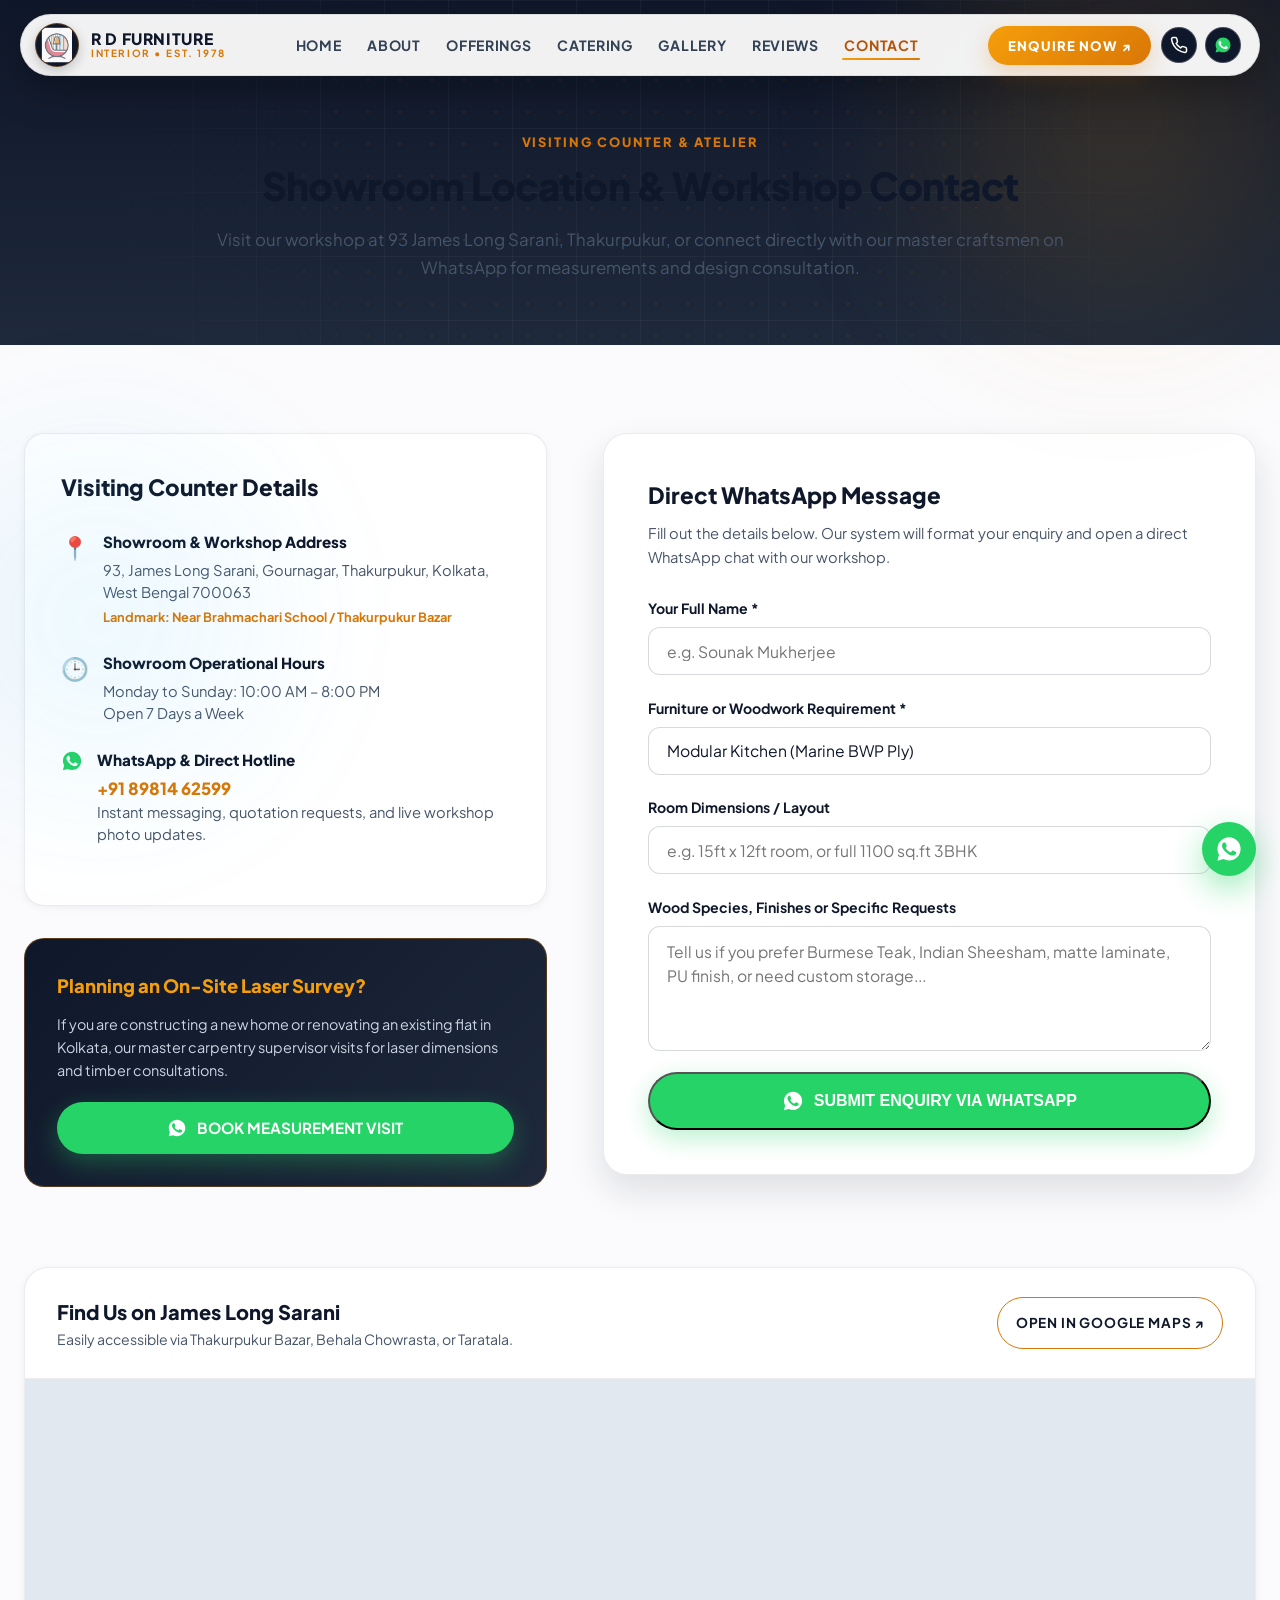
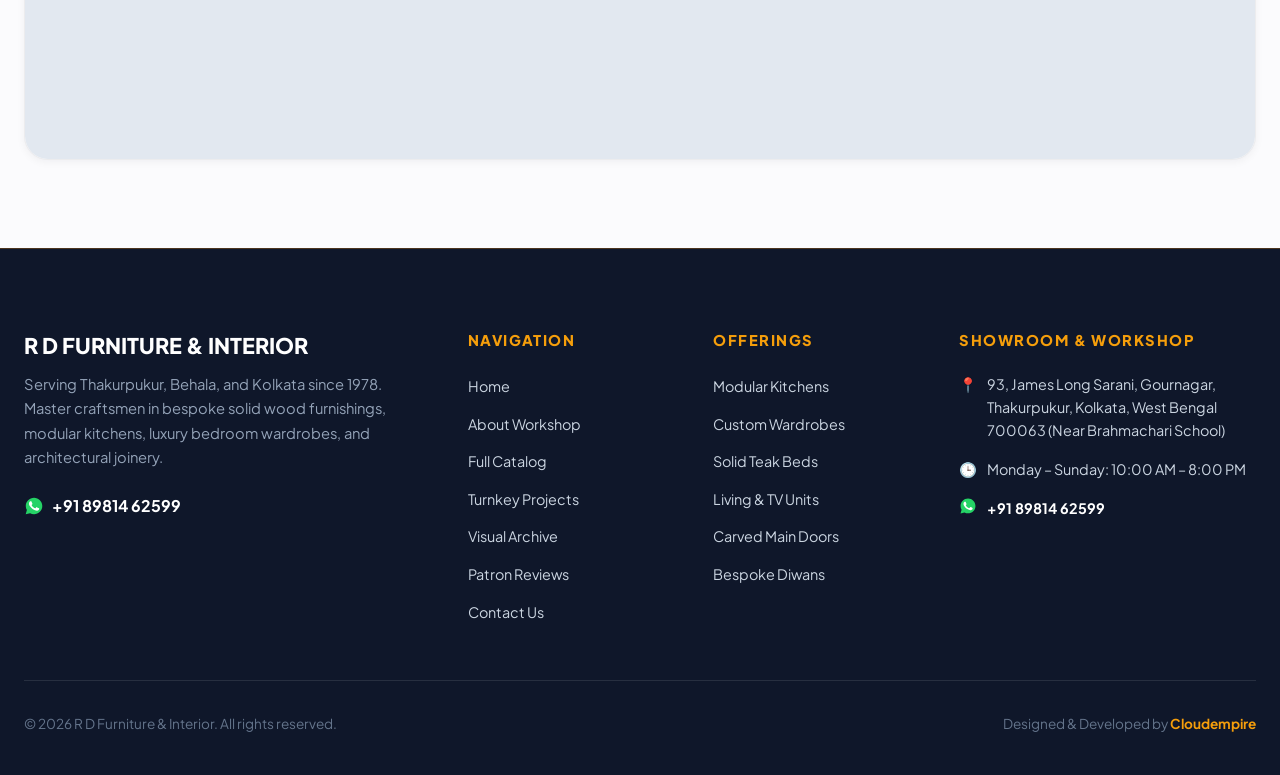
<file: contact.html>
<!DOCTYPE html>
<html lang="en">
<head>
  <meta charset="UTF-8">
  <meta name="viewport" content="width=device-width, initial-scale=1.0">
  <title>Visiting Counter & Workshop Contact | R D Furniture & Interior | Kolkata</title>
  <meta name="description" content="Visit our furniture showroom and workshop at 93 James Long Sarani, Thakurpukur, Kolkata. Open 7 days 10am-8pm. WhatsApp consultation: +91 89814 62599.">
  
  <!-- Favicon Suite -->
  <link rel="icon" type="image/svg+xml" href="assets/images/favicon.svg">
  <link rel="icon" type="image/png" sizes="32x32" href="assets/images/favicon-32x32.png">
  <link rel="icon" href="assets/images/favicon.ico">
  <link rel="apple-touch-icon" sizes="180x180" href="assets/images/apple-touch-icon.png">

  <!-- Google Fonts -->
  <link rel="preconnect" href="https://fonts.googleapis.com">
  <link rel="preconnect" href="https://fonts.gstatic.com" crossorigin>
  <link href="https://fonts.googleapis.com/css2?family=Playfair+Display:ital,wght@0,600;0,800;1,600&family=Plus+Jakarta+Sans:wght@400;500;600;700;800&display=swap" rel="stylesheet">

  <link rel="stylesheet" href="assets/css/style.css">
</head>
<body>

  <!-- Floating Ambient Glowing Orbs -->
  <div class="abstract-orb abstract-orb-1"></div>
  <div class="abstract-orb abstract-orb-2"></div>

  <!-- TheDivine Floating Pill Navbar -->
  <header class="site-header" role="banner">
    <div class="header-inner">
      <div class="brand-wrapper">
        <a href="index.html" class="brand-emblem-link" aria-label="R D Furniture Home">
          <img src="assets/images/logo.png" alt="R D Furniture Emblem" class="brand-emblem" width="36" height="36">
        </a>
        <div class="brand-title-group">
          <span class="brand-name">R D Furniture</span>
          <span class="brand-sub">Interior • Est. 1978</span>
        </div>
      </div>

      <!-- Center Nav Links: Strictly One-Word, Single-Line Labels -->
      <nav class="site-nav" role="navigation" aria-label="Main Navigation">
        <ul class="nav-links">
          <li><a href="index.html" class="nav-link">Home</a></li>
          <li><a href="about.html" class="nav-link">About</a></li>
          <li><a href="offerings.html" class="nav-link">Offerings</a></li>
          <li><a href="catering.html" class="nav-link">Catering</a></li>
          <li><a href="gallery.html" class="nav-link">Gallery</a></li>
          <li><a href="reviews.html" class="nav-link">Reviews</a></li>
          <li><a href="contact.html" class="nav-link active">Contact</a></li>
        </ul>
      </nav>

      <!-- Right Header Actions -->
      <div class="header-actions">
        <a href="https://wa.me/918981462599?text=Hello%20R%20D%20Furniture%2C%20I%20would%20like%20to%20enquire%20about%20custom%20woodwork%20and%20interior%20solutions." target="_blank" rel="noopener noreferrer" class="btn-cta-pill">
          ENQUIRE NOW ↗
        </a>
        <div class="social-circle-icons">
          <a href="tel:+918981462599" class="btn-social-circle" aria-label="Call R D Furniture Desk">
            <svg viewBox="0 0 24 24" fill="none" stroke="currentColor" stroke-width="2" stroke-linecap="round" stroke-linejoin="round">
              <path d="M22 16.92v3a2 2 0 0 1-2.18 2 19.79 19.79 0 0 1-8.63-3.07 19.5 19.5 0 0 1-6-6 19.79 19.79 0 0 1-3.07-8.67A2 2 0 0 1 4.11 2h3a2 2 0 0 1 2 1.72 12.84 12.84 0 0 0 .7 2.81 2 2 0 0 1-.45 2.11L8.09 9.91a16 16 0 0 0 6 6l1.27-1.27a2 2 0 0 1 2.11-.45 12.84 12.84 0 0 0 2.81.7A2 2 0 0 1 22 16.92z"></path>
            </svg>
          </a>
          <a href="https://wa.me/918981462599" target="_blank" rel="noopener noreferrer" class="btn-social-circle" aria-label="Official WhatsApp">
            <svg class="wa-official-svg" width="18" height="18" viewBox="0 0 24 24">
              <path fill="#25D366" d="M12.04 2C6.58 2 2.13 6.45 2.13 11.91C2.13 13.66 2.59 15.36 3.45 16.86L2.05 22L7.3 20.62C8.75 21.41 10.38 21.83 12.04 21.83C17.5 21.83 21.95 17.38 21.95 11.92C21.95 6.46 17.5 2 12.04 2Z"/>
              <path fill="#FFFFFF" d="M17.52 14.33C17.22 14.18 15.74 13.45 15.47 13.35C15.19 13.25 15 13.2 14.8 13.5C14.6 13.8 14.03 14.48 13.85 14.68C13.68 14.88 13.5 14.9 13.2 14.75C12.9 14.6 11.95 14.29 10.82 13.28C9.94 12.5 9.35 11.53 9.17 11.23C9 10.93 9.15 10.77 9.3 10.62C9.43 10.49 9.6 10.27 9.75 10.1C9.9 9.93 9.95 9.8 10.05 9.6C10.15 9.4 10.1 9.23 10.03 9.08C9.95 8.93 9.35 7.45 9.1 6.85C8.86 6.27 8.61 6.35 8.43 6.34C8.25 6.33 8.05 6.33 7.85 6.33C7.65 6.33 7.33 6.4 7.05 6.7C6.78 7 6 7.73 6 9.2C6 10.68 7.08 12.1 7.23 12.3C7.38 12.5 9.35 15.53 12.35 16.83C13.06 17.14 13.63 17.33 14.06 17.47C14.78 17.7 15.43 17.67 15.95 17.59C16.53 17.5 17.74 16.86 17.99 16.15C18.24 15.45 18.24 14.85 18.17 14.73C18.09 14.6 17.82 14.48 17.52 14.33Z"/>
            </svg>
          </a>
        </div>
        <button class="btn-nav-toggle" aria-label="Toggle All Tabs Navigation Menu" aria-expanded="false">
          <svg viewBox="0 0 24 24" fill="none" stroke="currentColor" stroke-width="2" stroke-linecap="round" stroke-linejoin="round">
            <line x1="3" y1="12" x2="21" y2="12"></line>
            <line x1="3" y1="6" x2="21" y2="6"></line>
            <line x1="3" y1="18" x2="21" y2="18"></line>
          </svg>
        </button>
      </div>
    </div>
  </header>

  <!-- Subpage Banner -->
  <section class="subpage-banner">
    <div class="abstract-tech-grid"></div>
    <div class="shell">
      <span class="section-eyebrow">Visiting Counter & Atelier</span>
      <h1 class="section-title">Showroom Location & Workshop Contact</h1>
      <p class="section-desc">
        Visit our workshop at 93 James Long Sarani, Thakurpukur, or connect directly with our master craftsmen on WhatsApp for measurements and design consultation.
      </p>
    </div>
  </section>

  <!-- Contact & Visiting Details Grid -->
  <main class="section">
    <div class="split-grid-contact" style="margin-bottom: 5rem;">

      <!-- Left: Showroom Details Cards -->
      <div>
        <div style="background: var(--bg-surface); padding: 2.25rem; border-radius: 20px; border: 1px solid var(--color-border); box-shadow: var(--shadow-sm); margin-bottom: 2rem;">
          <h2 style="font-size: 1.4rem; font-weight: 800; color: var(--color-text-main); margin-bottom: 1.5rem;">Visiting Counter Details</h2>
          
          <div style="display: flex; gap: 14px; margin-bottom: 1.5rem;">
            <div style="font-size: 1.4rem; color: var(--accent-teak);">📍</div>
            <div>
              <div style="font-weight: 800; font-size: 0.95rem; color: var(--color-text-main); margin-bottom: 0.25rem;">Showroom & Workshop Address</div>
              <p style="font-size: 0.92rem; color: var(--color-text-muted); line-height: 1.5;">
                93, James Long Sarani, Gournagar, Thakurpukur, Kolkata, West Bengal 700063
              </p>
              <div style="font-size: 0.8rem; color: var(--accent-teak); font-weight: 700; margin-top: 4px;">
                Landmark: Near Brahmachari School / Thakurpukur Bazar
              </div>
            </div>
          </div>

          <div style="display: flex; gap: 14px; margin-bottom: 1.5rem;">
            <div style="font-size: 1.4rem; color: var(--accent-teak);">🕒</div>
            <div>
              <div style="font-weight: 800; font-size: 0.95rem; color: var(--color-text-main); margin-bottom: 0.25rem;">Showroom Operational Hours</div>
              <p style="font-size: 0.92rem; color: var(--color-text-muted); line-height: 1.5;">
                Monday to Sunday: 10:00 AM – 8:00 PM <br>
                Open 7 Days a Week
              </p>
            </div>
          </div>

          <div style="display: flex; gap: 14px; margin-bottom: 1.5rem;">
            <svg class="wa-official-svg" width="22" height="22" viewBox="0 0 24 24" style="margin-top: 2px;">
              <path fill="#25D366" d="M12.04 2C6.58 2 2.13 6.45 2.13 11.91C2.13 13.66 2.59 15.36 3.45 16.86L2.05 22L7.3 20.62C8.75 21.41 10.38 21.83 12.04 21.83C17.5 21.83 21.95 17.38 21.95 11.92C21.95 6.46 17.5 2 12.04 2Z"/>
              <path fill="#FFFFFF" d="M17.52 14.33C17.22 14.18 15.74 13.45 15.47 13.35C15.19 13.25 15 13.2 14.8 13.5C14.6 13.8 14.03 14.48 13.85 14.68C13.68 14.88 13.5 14.9 13.2 14.75C12.9 14.6 11.95 14.29 10.82 13.28C9.94 12.5 9.35 11.53 9.17 11.23C9 10.93 9.15 10.77 9.3 10.62C9.43 10.49 9.6 10.27 9.75 10.1C9.9 9.93 9.95 9.8 10.05 9.6C10.15 9.4 10.1 9.23 10.03 9.08C9.95 8.93 9.35 7.45 9.1 6.85C8.86 6.27 8.61 6.35 8.43 6.34C8.25 6.33 8.05 6.33 7.85 6.33C7.65 6.33 7.33 6.4 7.05 6.7C6.78 7 6 7.73 6 9.2C6 10.68 7.08 12.1 7.23 12.3C7.38 12.5 9.35 15.53 12.35 16.83C13.06 17.14 13.63 17.33 14.06 17.47C14.78 17.7 15.43 17.67 15.95 17.59C16.53 17.5 17.74 16.86 17.99 16.15C18.24 15.45 18.24 14.85 18.17 14.73C18.09 14.6 17.82 14.48 17.52 14.33Z"/>
            </svg>
            <div>
              <div style="font-weight: 800; font-size: 0.95rem; color: var(--color-text-main); margin-bottom: 0.25rem;">WhatsApp & Direct Hotline</div>
              <p style="font-size: 0.92rem; color: var(--color-text-muted); line-height: 1.5;">
                <a href="https://wa.me/918981462599" style="color: var(--accent-teak); font-weight: 800; font-size: 1.05rem;">+91 89814 62599</a> <br>
                Instant messaging, quotation requests, and live workshop photo updates.
              </p>
            </div>
          </div>
        </div>

        <div style="background: linear-gradient(135deg, #0f172a, #1e293b); color: #ffffff; padding: 2rem; border-radius: 20px; border: 1px solid rgba(217, 119, 6, 0.35);">
          <h3 style="font-size: 1.15rem; font-weight: 800; color: var(--accent-gold); margin-bottom: 0.75rem;">Planning an On-Site Laser Survey?</h3>
          <p style="font-size: 0.9rem; color: #cbd5e1; line-height: 1.6; margin-bottom: 1.25rem;">
            If you are constructing a new home or renovating an existing flat in Kolkata, our master carpentry supervisor visits for laser dimensions and timber consultations.
          </p>
          <a href="https://wa.me/918981462599?text=Hello%20R%20D%20Furniture%2C%20I%20would%20like%20to%20book%20an%20on-site%20measurement%20visit." target="_blank" rel="noopener noreferrer" class="btn-whatsapp btn-hero-primary" style="display: inline-flex; width: 100%;">
            <svg class="wa-official-svg" width="20" height="20" viewBox="0 0 24 24">
              <path fill="#FFFFFF" d="M12.04 2C6.58 2 2.13 6.45 2.13 11.91C2.13 13.66 2.59 15.36 3.45 16.86L2.05 22L7.3 20.62C8.75 21.41 10.38 21.83 12.04 21.83C17.5 21.83 21.95 17.38 21.95 11.92C21.95 6.46 17.5 2 12.04 2Z"/>
              <path fill="#25D366" d="M17.52 14.33C17.22 14.18 15.74 13.45 15.47 13.35C15.19 13.25 15 13.2 14.8 13.5C14.6 13.8 14.03 14.48 13.85 14.68C13.68 14.88 13.5 14.9 13.2 14.75C12.9 14.6 11.95 14.29 10.82 13.28C9.94 12.5 9.35 11.53 9.17 11.23C9 10.93 9.15 10.77 9.3 10.62C9.43 10.49 9.6 10.27 9.75 10.1C9.9 9.93 9.95 9.8 10.05 9.6C10.15 9.4 10.1 9.23 10.03 9.08C9.95 8.93 9.35 7.45 9.1 6.85C8.86 6.27 8.61 6.35 8.43 6.34C8.25 6.33 8.05 6.33 7.85 6.33C7.65 6.33 7.33 6.4 7.05 6.7C6.78 7 6 7.73 6 9.2C6 10.68 7.08 12.1 7.23 12.3C7.38 12.5 9.35 15.53 12.35 16.83C13.06 17.14 13.63 17.33 14.06 17.47C14.78 17.7 15.43 17.67 15.95 17.59C16.53 17.5 17.74 16.86 17.99 16.15C18.24 15.45 18.24 14.85 18.17 14.73C18.09 14.6 17.82 14.48 17.52 14.33Z"/>
            </svg>
            BOOK MEASUREMENT VISIT
          </a>
        </div>
      </div>

      <!-- Right: Inquiry Form Card -->
      <div class="contact-form-card" style="margin: 0; max-width: 100%;">
        <h2 style="font-size: 1.4rem; font-weight: 800; color: var(--color-text-main); margin-bottom: 0.5rem;">Direct WhatsApp Message</h2>
        <p style="font-size: 0.92rem; color: var(--color-text-muted); margin-bottom: 1.75rem;">
          Fill out the details below. Our system will format your enquiry and open a direct WhatsApp chat with our workshop.
        </p>

        <form class="whatsapp-inquiry-form">
          <div class="form-group">
            <label class="form-label" for="cnt-name">Your Full Name *</label>
            <input type="text" id="cnt-name" name="name" class="form-control form-input" placeholder="e.g. Sounak Mukherjee" required>
          </div>

          <div class="form-group">
            <label class="form-label" for="cnt-service">Furniture or Woodwork Requirement *</label>
            <select id="cnt-service" name="service" class="form-control form-select" required>
              <option value="Modular Kitchen Design">Modular Kitchen (Marine BWP Ply)</option>
              <option value="Bedroom Wardrobes & Lofts">Bespoke Bedroom Wardrobes & Lofts</option>
              <option value="Solid Teak Double Bed">Solid Teak Wood Double Bed</option>
              <option value="Living Room & TV Wall Units">Living Room TV Console & Partition</option>
              <option value="Hand-Carved Main Doors">Architectural Carved Entrance Doors</option>
              <option value="Entire Flat Interior Contract">Turnkey 2BHK/3BHK Woodwork Contract</option>
            </select>
          </div>

          <div class="form-group">
            <label class="form-label" for="cnt-dimensions">Room Dimensions / Layout</label>
            <input type="text" id="cnt-dimensions" name="dimensions" class="form-control form-input" placeholder="e.g. 15ft x 12ft room, or full 1100 sq.ft 3BHK">
          </div>

          <div class="form-group">
            <label class="form-label" for="cnt-message">Wood Species, Finishes or Specific Requests</label>
            <textarea id="cnt-message" name="message" class="form-control form-textarea" placeholder="Tell us if you prefer Burmese Teak, Indian Sheesham, matte laminate, PU finish, or need custom storage..."></textarea>
          </div>

          <button type="submit" class="btn-whatsapp btn-form-submit">
            <svg class="wa-official-svg" width="22" height="22" viewBox="0 0 24 24">
              <path fill="#FFFFFF" d="M12.04 2C6.58 2 2.13 6.45 2.13 11.91C2.13 13.66 2.59 15.36 3.45 16.86L2.05 22L7.3 20.62C8.75 21.41 10.38 21.83 12.04 21.83C17.5 21.83 21.95 17.38 21.95 11.92C21.95 6.46 17.5 2 12.04 2Z"/>
              <path fill="#25D366" d="M17.52 14.33C17.22 14.18 15.74 13.45 15.47 13.35C15.19 13.25 15 13.2 14.8 13.5C14.6 13.8 14.03 14.48 13.85 14.68C13.68 14.88 13.5 14.9 13.2 14.75C12.9 14.6 11.95 14.29 10.82 13.28C9.94 12.5 9.35 11.53 9.17 11.23C9 10.93 9.15 10.77 9.3 10.62C9.43 10.49 9.6 10.27 9.75 10.1C9.9 9.93 9.95 9.8 10.05 9.6C10.15 9.4 10.1 9.23 10.03 9.08C9.95 8.93 9.35 7.45 9.1 6.85C8.86 6.27 8.61 6.35 8.43 6.34C8.25 6.33 8.05 6.33 7.85 6.33C7.65 6.33 7.33 6.4 7.05 6.7C6.78 7 6 7.73 6 9.2C6 10.68 7.08 12.1 7.23 12.3C7.38 12.5 9.35 15.53 12.35 16.83C13.06 17.14 13.63 17.33 14.06 17.47C14.78 17.7 15.43 17.67 15.95 17.59C16.53 17.5 17.74 16.86 17.99 16.15C18.24 15.45 18.24 14.85 18.17 14.73C18.09 14.6 17.82 14.48 17.52 14.33Z"/>
            </svg>
            SUBMIT ENQUIRY VIA WHATSAPP
          </button>
        </form>
      </div>

    </div>

    <!-- Location Map & Directions -->
    <div style="background: var(--bg-surface); border-radius: 24px; border: 1px solid var(--color-border); overflow: hidden; box-shadow: var(--shadow-sm);">
      <div style="padding: 1.75rem 2rem; border-bottom: 1px solid var(--color-border); display: flex; justify-content: space-between; align-items: center; flex-wrap: wrap; gap: 1rem;">
        <div>
          <h3 style="font-size: 1.25rem; font-weight: 800; color: var(--color-text-main);">Find Us on James Long Sarani</h3>
          <p style="font-size: 0.88rem; color: var(--color-text-muted);">Easily accessible via Thakurpukur Bazar, Behala Chowrasta, or Taratala.</p>
        </div>
        <a href="https://www.google.com/maps/place/R+D+Furniture+%26+Interior/@22.4634327,88.309697,17z/data=!3m1!4b1!4m6!3m5!1s0x3a027b71daabf5f9:0x20a4932841b47e72!8m2!3d22.4634327!4d88.309697!16s%2Fg%2F11hdzblj96" target="_blank" rel="noopener noreferrer" class="btn-hero-secondary" style="color: var(--color-text-main) !important; border-color: var(--accent-teak); padding: 8px 18px !important; font-size: 0.85rem;">
          OPEN IN GOOGLE MAPS ↗
        </a>
      </div>
      <div style="width: 100%; height: 380px; background: #e2e8f0;">
        <iframe 
          title="R D Furniture & Interior Location Map" 
          src="https://maps.google.com/maps?q=22.4634327,88.309697&hl=en&z=16&output=embed" 
          width="100%" 
          height="100%" 
          style="border:0;" 
          allowfullscreen="" 
          loading="lazy" 
          referrerpolicy="no-referrer-when-downgrade">
        </iframe>
      </div>
    </div>
  </main>

  <!-- Floating WhatsApp Action Button -->
  <a href="https://wa.me/918981462599?text=Namaste%20R%20D%20Furniture%2C%20I%20have%20an%20enquiry%20regarding%20custom%20woodwork." target="_blank" rel="noopener noreferrer" class="floating-wa-btn" aria-label="Chat on WhatsApp">
    <svg class="wa-official-svg" width="28" height="28" viewBox="0 0 24 24">
      <path fill="#FFFFFF" d="M12.04 2C6.58 2 2.13 6.45 2.13 11.91C2.13 13.66 2.59 15.36 3.45 16.86L2.05 22L7.3 20.62C8.75 21.41 10.38 21.83 12.04 21.83C17.5 21.83 21.95 17.38 21.95 11.92C21.95 6.46 17.5 2 12.04 2Z"/>
      <path fill="#25D366" d="M17.52 14.33C17.22 14.18 15.74 13.45 15.47 13.35C15.19 13.25 15 13.2 14.8 13.5C14.6 13.8 14.03 14.48 13.85 14.68C13.68 14.88 13.5 14.9 13.2 14.75C12.9 14.6 11.95 14.29 10.82 13.28C9.94 12.5 9.35 11.53 9.17 11.23C9 10.93 9.15 10.77 9.3 10.62C9.43 10.49 9.6 10.27 9.75 10.1C9.9 9.93 9.95 9.8 10.05 9.6C10.15 9.4 10.1 9.23 10.03 9.08C9.95 8.93 9.35 7.45 9.1 6.85C8.86 6.27 8.61 6.35 8.43 6.34C8.25 6.33 8.05 6.33 7.85 6.33C7.65 6.33 7.33 6.4 7.05 6.7C6.78 7 6 7.73 6 9.2C6 10.68 7.08 12.1 7.23 12.3C7.38 12.5 9.35 15.53 12.35 16.83C13.06 17.14 13.63 17.33 14.06 17.47C14.78 17.7 15.43 17.67 15.95 17.59C16.53 17.5 17.74 16.86 17.99 16.15C18.24 15.45 18.24 14.85 18.17 14.73C18.09 14.6 17.82 14.48 17.52 14.33Z"/>
    </svg>
  </a>

  <!-- Official Footer -->
  <footer class="site-footer" role="contentinfo">
    <div class="footer-inner">
      <div class="footer-grid">
        <div>
          <div class="footer-brand-title">R D Furniture & Interior</div>
          <p class="footer-brand-desc">
            Serving Thakurpukur, Behala, and Kolkata since 1978. Master craftsmen in bespoke solid wood furnishings, modular kitchens, luxury bedroom wardrobes, and architectural joinery.
          </p>
          <div style="display: flex; gap: 10px;">
            <a href="https://wa.me/918981462599" class="phone-wa-link" style="color: #ffffff;">
              <svg class="wa-official-svg" width="20" height="20" viewBox="0 0 24 24">
                <path fill="#25D366" d="M12.04 2C6.58 2 2.13 6.45 2.13 11.91C2.13 13.66 2.59 15.36 3.45 16.86L2.05 22L7.3 20.62C8.75 21.41 10.38 21.83 12.04 21.83C17.5 21.83 21.95 17.38 21.95 11.92C21.95 6.46 17.5 2 12.04 2Z"/>
                <path fill="#FFFFFF" d="M17.52 14.33C17.22 14.18 15.74 13.45 15.47 13.35C15.19 13.25 15 13.2 14.8 13.5C14.6 13.8 14.03 14.48 13.85 14.68C13.68 14.88 13.5 14.9 13.2 14.75C12.9 14.6 11.95 14.29 10.82 13.28C9.94 12.5 9.35 11.53 9.17 11.23C9 10.93 9.15 10.77 9.3 10.62C9.43 10.49 9.6 10.27 9.75 10.1C9.9 9.93 9.95 9.8 10.05 9.6C10.15 9.4 10.1 9.23 10.03 9.08C9.95 8.93 9.35 7.45 9.1 6.85C8.86 6.27 8.61 6.35 8.43 6.34C8.25 6.33 8.05 6.33 7.85 6.33C7.65 6.33 7.33 6.4 7.05 6.7C6.78 7 6 7.73 6 9.2C6 10.68 7.08 12.1 7.23 12.3C7.38 12.5 9.35 15.53 12.35 16.83C13.06 17.14 13.63 17.33 14.06 17.47C14.78 17.7 15.43 17.67 15.95 17.59C16.53 17.5 17.74 16.86 17.99 16.15C18.24 15.45 18.24 14.85 18.17 14.73C18.09 14.6 17.82 14.48 17.52 14.33Z"/>
              </svg>
              +91 89814 62599
            </a>
          </div>
        </div>

        <div>
          <div class="footer-col-title">Navigation</div>
          <ul class="footer-links">
            <li><a href="index.html">Home</a></li>
            <li><a href="about.html">About Workshop</a></li>
            <li><a href="offerings.html">Full Catalog</a></li>
            <li><a href="catering.html">Turnkey Projects</a></li>
            <li><a href="gallery.html">Visual Archive</a></li>
            <li><a href="reviews.html">Patron Reviews</a></li>
            <li><a href="contact.html">Contact Us</a></li>
          </ul>
        </div>

        <div>
          <div class="footer-col-title">Offerings</div>
          <ul class="footer-links">
            <li><a href="offerings.html">Modular Kitchens</a></li>
            <li><a href="offerings.html">Custom Wardrobes</a></li>
            <li><a href="offerings.html">Solid Teak Beds</a></li>
            <li><a href="offerings.html">Living & TV Units</a></li>
            <li><a href="offerings.html">Carved Main Doors</a></li>
            <li><a href="offerings.html">Bespoke Diwans</a></li>
          </ul>
        </div>

        <div>
          <div class="footer-col-title">Showroom & Workshop</div>
          <div class="footer-contact-item">
            <span>📍</span>
            <span>93, James Long Sarani, Gournagar, Thakurpukur, Kolkata, West Bengal 700063 (Near Brahmachari School)</span>
          </div>
          <div class="footer-contact-item">
            <span>🕒</span>
            <span>Monday – Sunday: 10:00 AM – 8:00 PM</span>
          </div>
          <div class="footer-contact-item">
            <svg class="wa-official-svg" width="18" height="18" viewBox="0 0 24 24">
              <path fill="#25D366" d="M12.04 2C6.58 2 2.13 6.45 2.13 11.91C2.13 13.66 2.59 15.36 3.45 16.86L2.05 22L7.3 20.62C8.75 21.41 10.38 21.83 12.04 21.83C17.5 21.83 21.95 17.38 21.95 11.92C21.95 6.46 17.5 2 12.04 2Z"/>
              <path fill="#FFFFFF" d="M17.52 14.33C17.22 14.18 15.74 13.45 15.47 13.35C15.19 13.25 15 13.2 14.8 13.5C14.6 13.8 14.03 14.48 13.85 14.68C13.68 14.88 13.5 14.9 13.2 14.75C12.9 14.6 11.95 14.29 10.82 13.28C9.94 12.5 9.35 11.53 9.17 11.23C9 10.93 9.15 10.77 9.3 10.62C9.43 10.49 9.6 10.27 9.75 10.1C9.9 9.93 9.95 9.8 10.05 9.6C10.15 9.4 10.1 9.23 10.03 9.08C9.95 8.93 9.35 7.45 9.1 6.85C8.86 6.27 8.61 6.35 8.43 6.34C8.25 6.33 8.05 6.33 7.85 6.33C7.65 6.33 7.33 6.4 7.05 6.7C6.78 7 6 7.73 6 9.2C6 10.68 7.08 12.1 7.23 12.3C7.38 12.5 9.35 15.53 12.35 16.83C13.06 17.14 13.63 17.33 14.06 17.47C14.78 17.7 15.43 17.67 15.95 17.59C16.53 17.5 17.74 16.86 17.99 16.15C18.24 15.45 18.24 14.85 18.17 14.73C18.09 14.6 17.82 14.48 17.52 14.33Z"/>
            </svg>
            <a href="https://wa.me/918981462599" style="color: #ffffff; font-weight: 700;">+91 89814 62599</a>
          </div>
        </div>
      </div>

      <div class="footer-bottom">
        <div>
          © 2026 R D Furniture & Interior. All rights reserved.
        </div>
        <div>
          Designed & Developed by <a href="https://cloudempire.tech/" target="_blank" rel="noopener noreferrer">Cloudempire</a>
        </div>
      </div>
    </div>
  </footer>

  <script src="assets/js/main.js"></script>
</body>
</html>
</file>
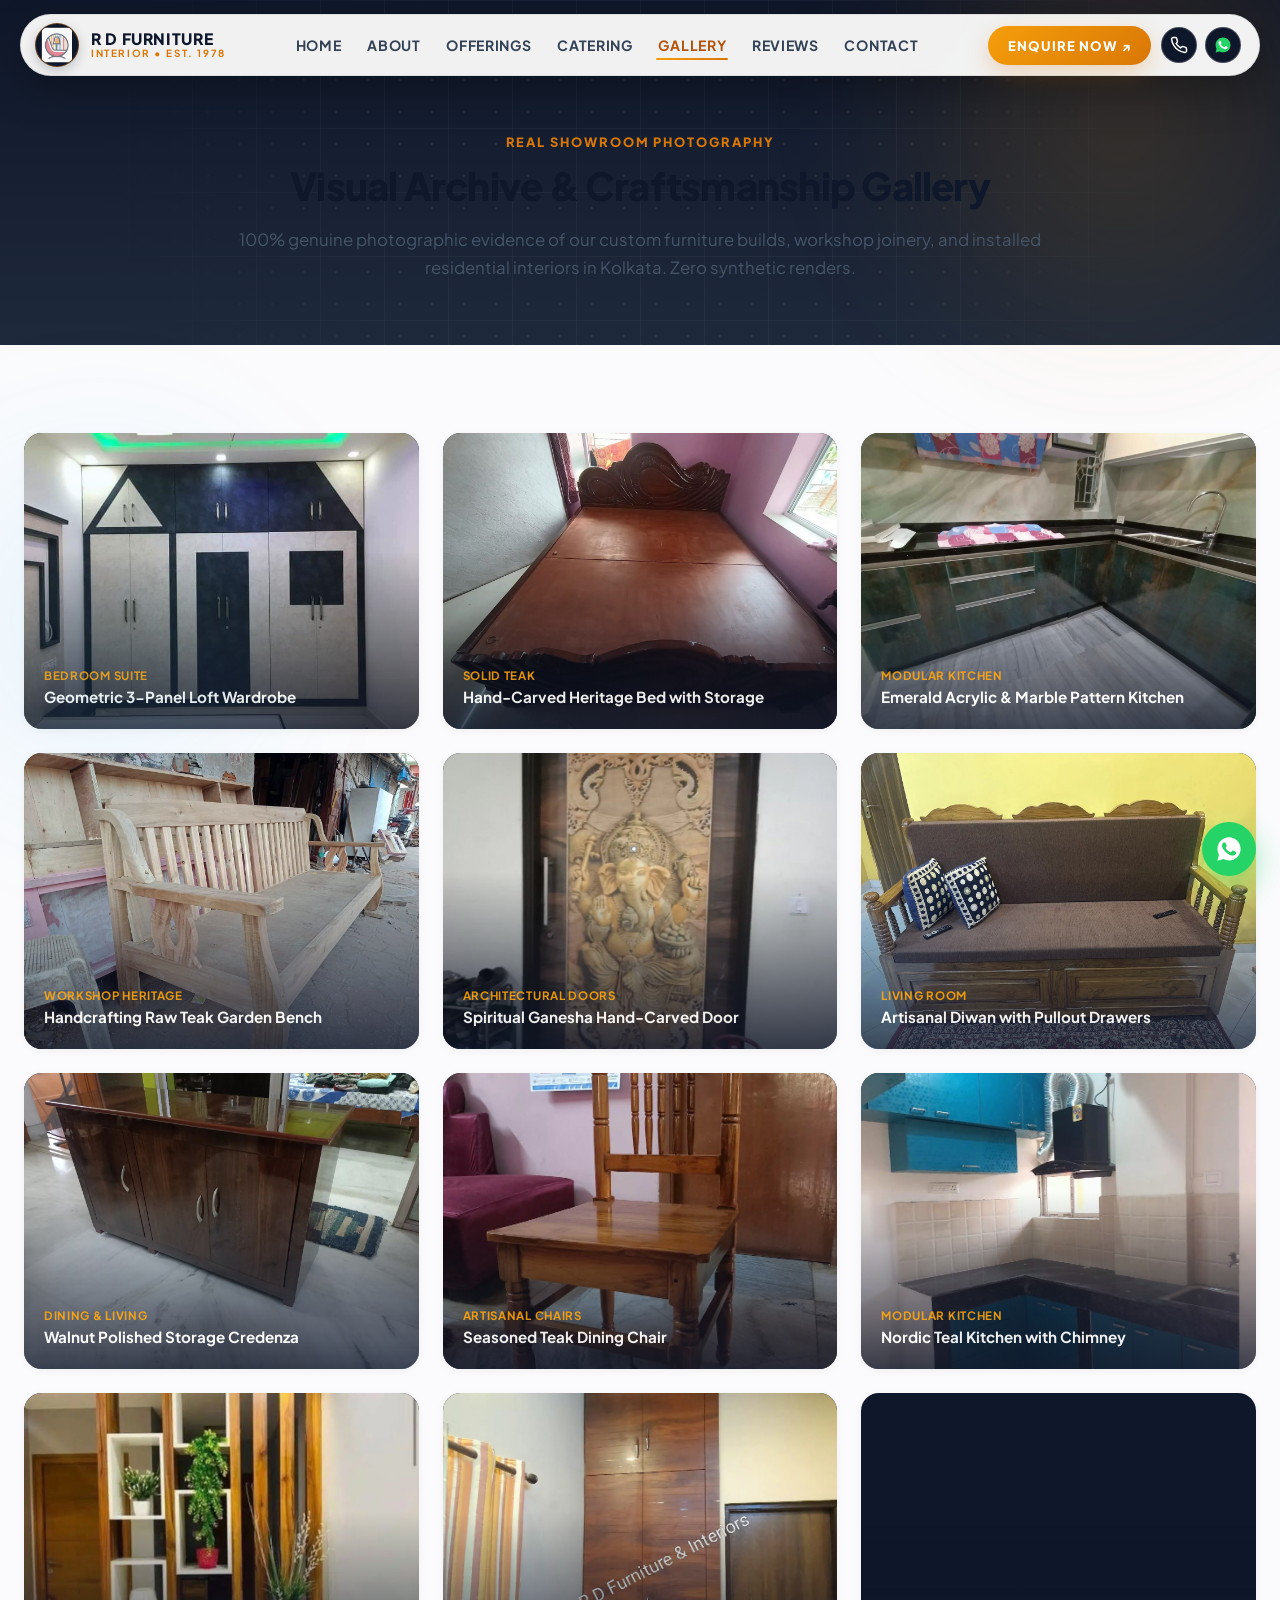
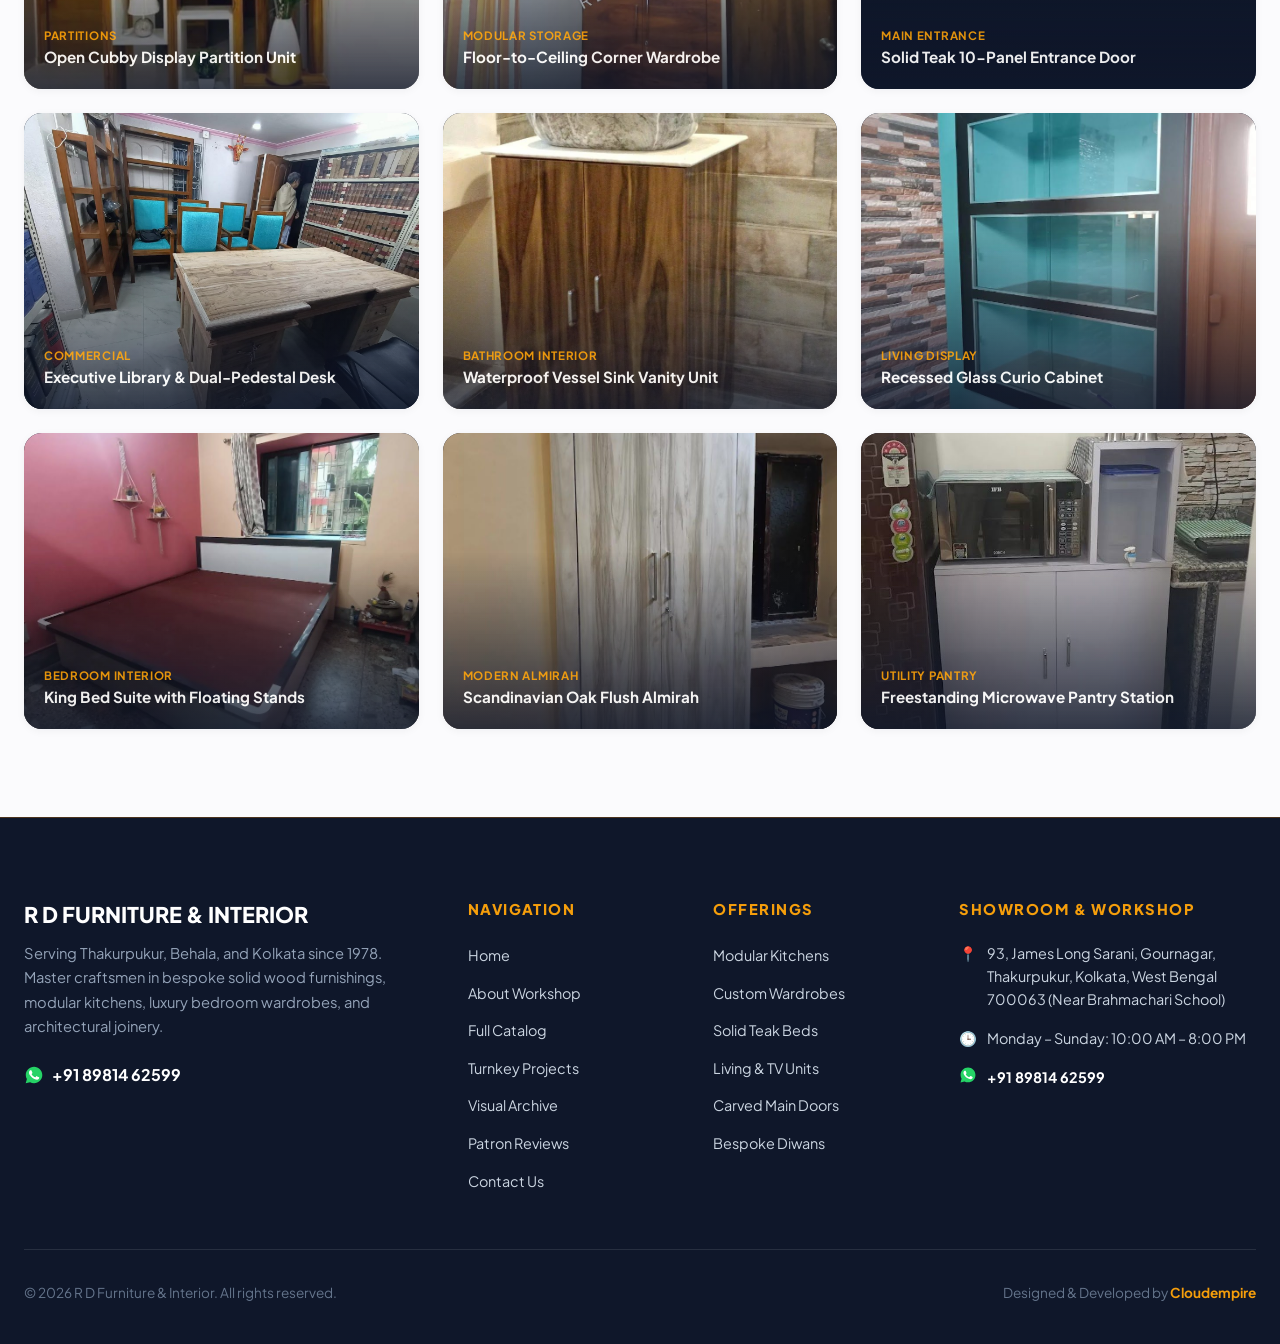
<file: gallery.html>
<!DOCTYPE html>
<html lang="en">
<head>
  <meta charset="UTF-8">
  <meta name="viewport" content="width=device-width, initial-scale=1.0">
  <title>Visual Archive & Showroom Gallery | R D Furniture & Interior | Kolkata</title>
  <meta name="description" content="View genuine photographs of handcrafted teak beds, designer wardrobes, modular kitchens, carved doors, and workshop joinery at R D Furniture & Interior, Thakurpukur.">
  
  <!-- Favicon Suite -->
  <link rel="icon" type="image/svg+xml" href="assets/images/favicon.svg">
  <link rel="icon" type="image/png" sizes="32x32" href="assets/images/favicon-32x32.png">
  <link rel="icon" href="assets/images/favicon.ico">
  <link rel="apple-touch-icon" sizes="180x180" href="assets/images/apple-touch-icon.png">

  <!-- Google Fonts -->
  <link rel="preconnect" href="https://fonts.googleapis.com">
  <link rel="preconnect" href="https://fonts.gstatic.com" crossorigin>
  <link href="https://fonts.googleapis.com/css2?family=Playfair+Display:ital,wght@0,600;0,800;1,600&family=Plus+Jakarta+Sans:wght@400;500;600;700;800&display=swap" rel="stylesheet">

  <link rel="stylesheet" href="assets/css/style.css">
</head>
<body>

  <!-- Floating Ambient Glowing Orbs -->
  <div class="abstract-orb abstract-orb-1"></div>
  <div class="abstract-orb abstract-orb-2"></div>

  <!-- TheDivine Floating Pill Navbar -->
  <header class="site-header" role="banner">
    <div class="header-inner">
      <div class="brand-wrapper">
        <a href="index.html" class="brand-emblem-link" aria-label="R D Furniture Home">
          <img src="assets/images/logo.png" alt="R D Furniture Emblem" class="brand-emblem" width="36" height="36">
        </a>
        <div class="brand-title-group">
          <span class="brand-name">R D Furniture</span>
          <span class="brand-sub">Interior • Est. 1978</span>
        </div>
      </div>

      <!-- Center Nav Links: Strictly One-Word, Single-Line Labels -->
      <nav class="site-nav" role="navigation" aria-label="Main Navigation">
        <ul class="nav-links">
          <li><a href="index.html" class="nav-link">Home</a></li>
          <li><a href="about.html" class="nav-link">About</a></li>
          <li><a href="offerings.html" class="nav-link">Offerings</a></li>
          <li><a href="catering.html" class="nav-link">Catering</a></li>
          <li><a href="gallery.html" class="nav-link active">Gallery</a></li>
          <li><a href="reviews.html" class="nav-link">Reviews</a></li>
          <li><a href="contact.html" class="nav-link">Contact</a></li>
        </ul>
      </nav>

      <!-- Right Header Actions -->
      <div class="header-actions">
        <a href="https://wa.me/918981462599?text=Hello%20R%20D%20Furniture%2C%20I%20would%20like%20to%20enquire%20about%20custom%20woodwork%20and%20interior%20solutions." target="_blank" rel="noopener noreferrer" class="btn-cta-pill">
          ENQUIRE NOW ↗
        </a>
        <div class="social-circle-icons">
          <a href="tel:+918981462599" class="btn-social-circle" aria-label="Call R D Furniture Desk">
            <svg viewBox="0 0 24 24" fill="none" stroke="currentColor" stroke-width="2" stroke-linecap="round" stroke-linejoin="round">
              <path d="M22 16.92v3a2 2 0 0 1-2.18 2 19.79 19.79 0 0 1-8.63-3.07 19.5 19.5 0 0 1-6-6 19.79 19.79 0 0 1-3.07-8.67A2 2 0 0 1 4.11 2h3a2 2 0 0 1 2 1.72 12.84 12.84 0 0 0 .7 2.81 2 2 0 0 1-.45 2.11L8.09 9.91a16 16 0 0 0 6 6l1.27-1.27a2 2 0 0 1 2.11-.45 12.84 12.84 0 0 0 2.81.7A2 2 0 0 1 22 16.92z"></path>
            </svg>
          </a>
          <a href="https://wa.me/918981462599" target="_blank" rel="noopener noreferrer" class="btn-social-circle" aria-label="Official WhatsApp">
            <svg class="wa-official-svg" width="18" height="18" viewBox="0 0 24 24">
              <path fill="#25D366" d="M12.04 2C6.58 2 2.13 6.45 2.13 11.91C2.13 13.66 2.59 15.36 3.45 16.86L2.05 22L7.3 20.62C8.75 21.41 10.38 21.83 12.04 21.83C17.5 21.83 21.95 17.38 21.95 11.92C21.95 6.46 17.5 2 12.04 2Z"/>
              <path fill="#FFFFFF" d="M17.52 14.33C17.22 14.18 15.74 13.45 15.47 13.35C15.19 13.25 15 13.2 14.8 13.5C14.6 13.8 14.03 14.48 13.85 14.68C13.68 14.88 13.5 14.9 13.2 14.75C12.9 14.6 11.95 14.29 10.82 13.28C9.94 12.5 9.35 11.53 9.17 11.23C9 10.93 9.15 10.77 9.3 10.62C9.43 10.49 9.6 10.27 9.75 10.1C9.9 9.93 9.95 9.8 10.05 9.6C10.15 9.4 10.1 9.23 10.03 9.08C9.95 8.93 9.35 7.45 9.1 6.85C8.86 6.27 8.61 6.35 8.43 6.34C8.25 6.33 8.05 6.33 7.85 6.33C7.65 6.33 7.33 6.4 7.05 6.7C6.78 7 6 7.73 6 9.2C6 10.68 7.08 12.1 7.23 12.3C7.38 12.5 9.35 15.53 12.35 16.83C13.06 17.14 13.63 17.33 14.06 17.47C14.78 17.7 15.43 17.67 15.95 17.59C16.53 17.5 17.74 16.86 17.99 16.15C18.24 15.45 18.24 14.85 18.17 14.73C18.09 14.6 17.82 14.48 17.52 14.33Z"/>
            </svg>
          </a>
        </div>
        <button class="btn-nav-toggle" aria-label="Toggle All Tabs Navigation Menu" aria-expanded="false">
          <svg viewBox="0 0 24 24" fill="none" stroke="currentColor" stroke-width="2" stroke-linecap="round" stroke-linejoin="round">
            <line x1="3" y1="12" x2="21" y2="12"></line>
            <line x1="3" y1="6" x2="21" y2="6"></line>
            <line x1="3" y1="18" x2="21" y2="18"></line>
          </svg>
        </button>
      </div>
    </div>
  </header>

  <!-- Subpage Banner -->
  <section class="subpage-banner">
    <div class="abstract-tech-grid"></div>
    <div class="shell">
      <span class="section-eyebrow">Real Showroom Photography</span>
      <h1 class="section-title">Visual Archive & Craftsmanship Gallery</h1>
      <p class="section-desc">
        100% genuine photographic evidence of our custom furniture builds, workshop joinery, and installed residential interiors in Kolkata. Zero synthetic renders.
      </p>
    </div>
  </section>

  <!-- Gallery Grid -->
  <main class="section">
    <div class="gallery-grid">

      <!-- Image 1 -->
      <div class="gallery-card">
        <img src="assets/images/wardrobe_modular_hero.jpg" alt="Geometric Bedroom Loft Wardrobe" width="720" height="540" loading="lazy" decoding="async">
        <div class="gallery-overlay">
          <span class="gallery-tag">Bedroom Suite</span>
          <span class="gallery-caption">Geometric 3-Panel Loft Wardrobe</span>
        </div>
      </div>

      <!-- Image 2 -->
      <div class="gallery-card">
        <img src="assets/images/bed_teak_double.jpg" alt="Carved Teak Wood Double Bed" width="1400" height="1050" loading="lazy" decoding="async">
        <div class="gallery-overlay">
          <span class="gallery-tag">Solid Teak</span>
          <span class="gallery-caption">Hand-Carved Heritage Bed with Storage</span>
        </div>
      </div>

      <!-- Image 3 -->
      <div class="gallery-card">
        <img src="assets/images/kitchen_luxury.jpg" alt="Emerald Modular Kitchen" width="1400" height="1050" loading="lazy" decoding="async">
        <div class="gallery-overlay">
          <span class="gallery-tag">Modular Kitchen</span>
          <span class="gallery-caption">Emerald Acrylic & Marble Pattern Kitchen</span>
        </div>
      </div>

      <!-- Image 4 -->
      <div class="gallery-card">
        <img src="assets/images/workshop_bench_crafting.jpg" alt="Master Carpentry Workshop Floor" width="1400" height="1050" loading="lazy" decoding="async">
        <div class="gallery-overlay">
          <span class="gallery-tag">Workshop Heritage</span>
          <span class="gallery-caption">Handcrafting Raw Teak Garden Bench</span>
        </div>
      </div>

      <!-- Image 5 -->
      <div class="gallery-card">
        <img src="assets/images/door_ganesha_carved.jpg" alt="Carved Ganesha Entrance Door" width="900" height="1200" loading="lazy" decoding="async">
        <div class="gallery-overlay">
          <span class="gallery-tag">Architectural Doors</span>
          <span class="gallery-caption">Spiritual Ganesha Hand-Carved Door</span>
        </div>
      </div>

      <!-- Image 6 -->
      <div class="gallery-card">
        <img src="assets/images/sofa_cum_bed_diwan.jpg" alt="Wooden Sofa-Cum-Bed Diwan" width="1400" height="1050" loading="lazy" decoding="async">
        <div class="gallery-overlay">
          <span class="gallery-tag">Living Room</span>
          <span class="gallery-caption">Artisanal Diwan with Pullout Drawers</span>
        </div>
      </div>

      <!-- Image 7 -->
      <div class="gallery-card">
        <img src="assets/images/credenza_wood.jpg" alt="Solid Wood Credenza Console" width="1400" height="1050" loading="lazy" decoding="async">
        <div class="gallery-overlay">
          <span class="gallery-tag">Dining & Living</span>
          <span class="gallery-caption">Walnut Polished Storage Credenza</span>
        </div>
      </div>

      <!-- Image 8 -->
      <div class="gallery-card">
        <img src="assets/images/dining_chair_teak.jpg" alt="Turned-Leg Teak Dining Chair" width="900" height="1200" loading="lazy" decoding="async">
        <div class="gallery-overlay">
          <span class="gallery-tag">Artisanal Chairs</span>
          <span class="gallery-caption">Seasoned Teak Dining Chair</span>
        </div>
      </div>

      <!-- Image 9 -->
      <div class="gallery-card">
        <img src="assets/images/kitchen_teal_modular.jpg" alt="Nordic Teal Modular Kitchen" width="900" height="1200" loading="lazy" decoding="async">
        <div class="gallery-overlay">
          <span class="gallery-tag">Modular Kitchen</span>
          <span class="gallery-caption">Nordic Teal Kitchen with Chimney</span>
        </div>
      </div>

      <!-- Image 10 -->
      <div class="gallery-card">
        <img src="assets/images/room_divider.jpg" alt="Architectural Room Divider Unit" width="901" height="1200" loading="lazy" decoding="async">
        <div class="gallery-overlay">
          <span class="gallery-tag">Partitions</span>
          <span class="gallery-caption">Open Cubby Display Partition Unit</span>
        </div>
      </div>

      <!-- Image 11 -->
      <div class="gallery-card">
        <img src="assets/images/cabinet_tall.jpg" alt="Vertical Slimline Cabinet" width="900" height="1200" loading="lazy" decoding="async">
        <div class="gallery-overlay">
          <span class="gallery-tag">Modular Storage</span>
          <span class="gallery-caption">Floor-to-Ceiling Corner Wardrobe</span>
        </div>
      </div>

      <!-- Image 12 -->
      <div class="gallery-card">
        <img src="assets/images/door_panel_carved.jpg" alt="10-Panel Raised Main Door" width="900" height="1200" loading="lazy" decoding="async">
        <div class="gallery-overlay">
          <span class="gallery-tag">Main Entrance</span>
          <span class="gallery-caption">Solid Teak 10-Panel Entrance Door</span>
        </div>
      </div>

      <!-- Image 13 -->
      <div class="gallery-card">
        <img src="assets/images/office_library.jpg" alt="Executive Office & Library" width="1400" height="1050" loading="lazy" decoding="async">
        <div class="gallery-overlay">
          <span class="gallery-tag">Commercial</span>
          <span class="gallery-caption">Executive Library & Dual-Pedestal Desk</span>
        </div>
      </div>

      <!-- Image 14 -->
      <div class="gallery-card">
        <img src="assets/images/vanity_vessel_sink.jpg" alt="Waterproof Vessel Vanity" width="900" height="1200" loading="lazy" decoding="async">
        <div class="gallery-overlay">
          <span class="gallery-tag">Bathroom Interior</span>
          <span class="gallery-caption">Waterproof Vessel Sink Vanity Unit</span>
        </div>
      </div>

      <!-- Image 15 -->
      <div class="gallery-card">
        <img src="assets/images/showcase_wall_glass.jpg" alt="Recessed Glass Display Showcase" width="900" height="1200" loading="lazy" decoding="async">
        <div class="gallery-overlay">
          <span class="gallery-tag">Living Display</span>
          <span class="gallery-caption">Recessed Glass Curio Cabinet</span>
        </div>
      </div>

      <!-- Image 16 -->
      <div class="gallery-card">
        <img src="assets/images/bedroom_suite_modern.jpg" alt="Minimalist Bedroom Suite" width="900" height="1200" loading="lazy" decoding="async">
        <div class="gallery-overlay">
          <span class="gallery-tag">Bedroom Interior</span>
          <span class="gallery-caption">King Bed Suite with Floating Stands</span>
        </div>
      </div>

      <!-- Image 17 -->
      <div class="gallery-card">
        <img src="assets/images/wardrobe_light_oak.jpg" alt="Light Oak Flush Wardrobe" width="900" height="1200" loading="lazy" decoding="async">
        <div class="gallery-overlay">
          <span class="gallery-tag">Modern Almirah</span>
          <span class="gallery-caption">Scandinavian Oak Flush Almirah</span>
        </div>
      </div>

      <!-- Image 18 -->
      <div class="gallery-card">
        <img src="assets/images/kitchen_pantry.jpg" alt="Counter-Height Pantry Cabinet" width="676" height="1200" loading="lazy" decoding="async">
        <div class="gallery-overlay">
          <span class="gallery-tag">Utility Pantry</span>
          <span class="gallery-caption">Freestanding Microwave Pantry Station</span>
        </div>
      </div>

    </div>
  </main>

  <!-- Floating WhatsApp Action Button -->
  <a href="https://wa.me/918981462599?text=Namaste%20R%20D%20Furniture%2C%20I%20have%20an%20enquiry%20regarding%20custom%20woodwork." target="_blank" rel="noopener noreferrer" class="floating-wa-btn" aria-label="Chat on WhatsApp">
    <svg class="wa-official-svg" width="28" height="28" viewBox="0 0 24 24">
      <path fill="#FFFFFF" d="M12.04 2C6.58 2 2.13 6.45 2.13 11.91C2.13 13.66 2.59 15.36 3.45 16.86L2.05 22L7.3 20.62C8.75 21.41 10.38 21.83 12.04 21.83C17.5 21.83 21.95 17.38 21.95 11.92C21.95 6.46 17.5 2 12.04 2Z"/>
      <path fill="#25D366" d="M17.52 14.33C17.22 14.18 15.74 13.45 15.47 13.35C15.19 13.25 15 13.2 14.8 13.5C14.6 13.8 14.03 14.48 13.85 14.68C13.68 14.88 13.5 14.9 13.2 14.75C12.9 14.6 11.95 14.29 10.82 13.28C9.94 12.5 9.35 11.53 9.17 11.23C9 10.93 9.15 10.77 9.3 10.62C9.43 10.49 9.6 10.27 9.75 10.1C9.9 9.93 9.95 9.8 10.05 9.6C10.15 9.4 10.1 9.23 10.03 9.08C9.95 8.93 9.35 7.45 9.1 6.85C8.86 6.27 8.61 6.35 8.43 6.34C8.25 6.33 8.05 6.33 7.85 6.33C7.65 6.33 7.33 6.4 7.05 6.7C6.78 7 6 7.73 6 9.2C6 10.68 7.08 12.1 7.23 12.3C7.38 12.5 9.35 15.53 12.35 16.83C13.06 17.14 13.63 17.33 14.06 17.47C14.78 17.7 15.43 17.67 15.95 17.59C16.53 17.5 17.74 16.86 17.99 16.15C18.24 15.45 18.24 14.85 18.17 14.73C18.09 14.6 17.82 14.48 17.52 14.33Z"/>
    </svg>
  </a>

  <!-- Official Footer -->
  <footer class="site-footer" role="contentinfo">
    <div class="footer-inner">
      <div class="footer-grid">
        <div>
          <div class="footer-brand-title">R D Furniture & Interior</div>
          <p class="footer-brand-desc">
            Serving Thakurpukur, Behala, and Kolkata since 1978. Master craftsmen in bespoke solid wood furnishings, modular kitchens, luxury bedroom wardrobes, and architectural joinery.
          </p>
          <div style="display: flex; gap: 10px;">
            <a href="https://wa.me/918981462599" class="phone-wa-link" style="color: #ffffff;">
              <svg class="wa-official-svg" width="20" height="20" viewBox="0 0 24 24">
                <path fill="#25D366" d="M12.04 2C6.58 2 2.13 6.45 2.13 11.91C2.13 13.66 2.59 15.36 3.45 16.86L2.05 22L7.3 20.62C8.75 21.41 10.38 21.83 12.04 21.83C17.5 21.83 21.95 17.38 21.95 11.92C21.95 6.46 17.5 2 12.04 2Z"/>
                <path fill="#FFFFFF" d="M17.52 14.33C17.22 14.18 15.74 13.45 15.47 13.35C15.19 13.25 15 13.2 14.8 13.5C14.6 13.8 14.03 14.48 13.85 14.68C13.68 14.88 13.5 14.9 13.2 14.75C12.9 14.6 11.95 14.29 10.82 13.28C9.94 12.5 9.35 11.53 9.17 11.23C9 10.93 9.15 10.77 9.3 10.62C9.43 10.49 9.6 10.27 9.75 10.1C9.9 9.93 9.95 9.8 10.05 9.6C10.15 9.4 10.1 9.23 10.03 9.08C9.95 8.93 9.35 7.45 9.1 6.85C8.86 6.27 8.61 6.35 8.43 6.34C8.25 6.33 8.05 6.33 7.85 6.33C7.65 6.33 7.33 6.4 7.05 6.7C6.78 7 6 7.73 6 9.2C6 10.68 7.08 12.1 7.23 12.3C7.38 12.5 9.35 15.53 12.35 16.83C13.06 17.14 13.63 17.33 14.06 17.47C14.78 17.7 15.43 17.67 15.95 17.59C16.53 17.5 17.74 16.86 17.99 16.15C18.24 15.45 18.24 14.85 18.17 14.73C18.09 14.6 17.82 14.48 17.52 14.33Z"/>
              </svg>
              +91 89814 62599
            </a>
          </div>
        </div>

        <div>
          <div class="footer-col-title">Navigation</div>
          <ul class="footer-links">
            <li><a href="index.html">Home</a></li>
            <li><a href="about.html">About Workshop</a></li>
            <li><a href="offerings.html">Full Catalog</a></li>
            <li><a href="catering.html">Turnkey Projects</a></li>
            <li><a href="gallery.html">Visual Archive</a></li>
            <li><a href="reviews.html">Patron Reviews</a></li>
            <li><a href="contact.html">Contact Us</a></li>
          </ul>
        </div>

        <div>
          <div class="footer-col-title">Offerings</div>
          <ul class="footer-links">
            <li><a href="offerings.html">Modular Kitchens</a></li>
            <li><a href="offerings.html">Custom Wardrobes</a></li>
            <li><a href="offerings.html">Solid Teak Beds</a></li>
            <li><a href="offerings.html">Living & TV Units</a></li>
            <li><a href="offerings.html">Carved Main Doors</a></li>
            <li><a href="offerings.html">Bespoke Diwans</a></li>
          </ul>
        </div>

        <div>
          <div class="footer-col-title">Showroom & Workshop</div>
          <div class="footer-contact-item">
            <span>📍</span>
            <span>93, James Long Sarani, Gournagar, Thakurpukur, Kolkata, West Bengal 700063 (Near Brahmachari School)</span>
          </div>
          <div class="footer-contact-item">
            <span>🕒</span>
            <span>Monday – Sunday: 10:00 AM – 8:00 PM</span>
          </div>
          <div class="footer-contact-item">
            <svg class="wa-official-svg" width="18" height="18" viewBox="0 0 24 24">
              <path fill="#25D366" d="M12.04 2C6.58 2 2.13 6.45 2.13 11.91C2.13 13.66 2.59 15.36 3.45 16.86L2.05 22L7.3 20.62C8.75 21.41 10.38 21.83 12.04 21.83C17.5 21.83 21.95 17.38 21.95 11.92C21.95 6.46 17.5 2 12.04 2Z"/>
              <path fill="#FFFFFF" d="M17.52 14.33C17.22 14.18 15.74 13.45 15.47 13.35C15.19 13.25 15 13.2 14.8 13.5C14.6 13.8 14.03 14.48 13.85 14.68C13.68 14.88 13.5 14.9 13.2 14.75C12.9 14.6 11.95 14.29 10.82 13.28C9.94 12.5 9.35 11.53 9.17 11.23C9 10.93 9.15 10.77 9.3 10.62C9.43 10.49 9.6 10.27 9.75 10.1C9.9 9.93 9.95 9.8 10.05 9.6C10.15 9.4 10.1 9.23 10.03 9.08C9.95 8.93 9.35 7.45 9.1 6.85C8.86 6.27 8.61 6.35 8.43 6.34C8.25 6.33 8.05 6.33 7.85 6.33C7.65 6.33 7.33 6.4 7.05 6.7C6.78 7 6 7.73 6 9.2C6 10.68 7.08 12.1 7.23 12.3C7.38 12.5 9.35 15.53 12.35 16.83C13.06 17.14 13.63 17.33 14.06 17.47C14.78 17.7 15.43 17.67 15.95 17.59C16.53 17.5 17.74 16.86 17.99 16.15C18.24 15.45 18.24 14.85 18.17 14.73C18.09 14.6 17.82 14.48 17.52 14.33Z"/>
            </svg>
            <a href="https://wa.me/918981462599" style="color: #ffffff; font-weight: 700;">+91 89814 62599</a>
          </div>
        </div>
      </div>

      <div class="footer-bottom">
        <div>
          © 2026 R D Furniture & Interior. All rights reserved.
        </div>
        <div>
          Designed & Developed by <a href="https://cloudempire.tech/" target="_blank" rel="noopener noreferrer">Cloudempire</a>
        </div>
      </div>
    </div>
  </footer>

  <script src="assets/js/main.js"></script>
</body>
</html>
</file>
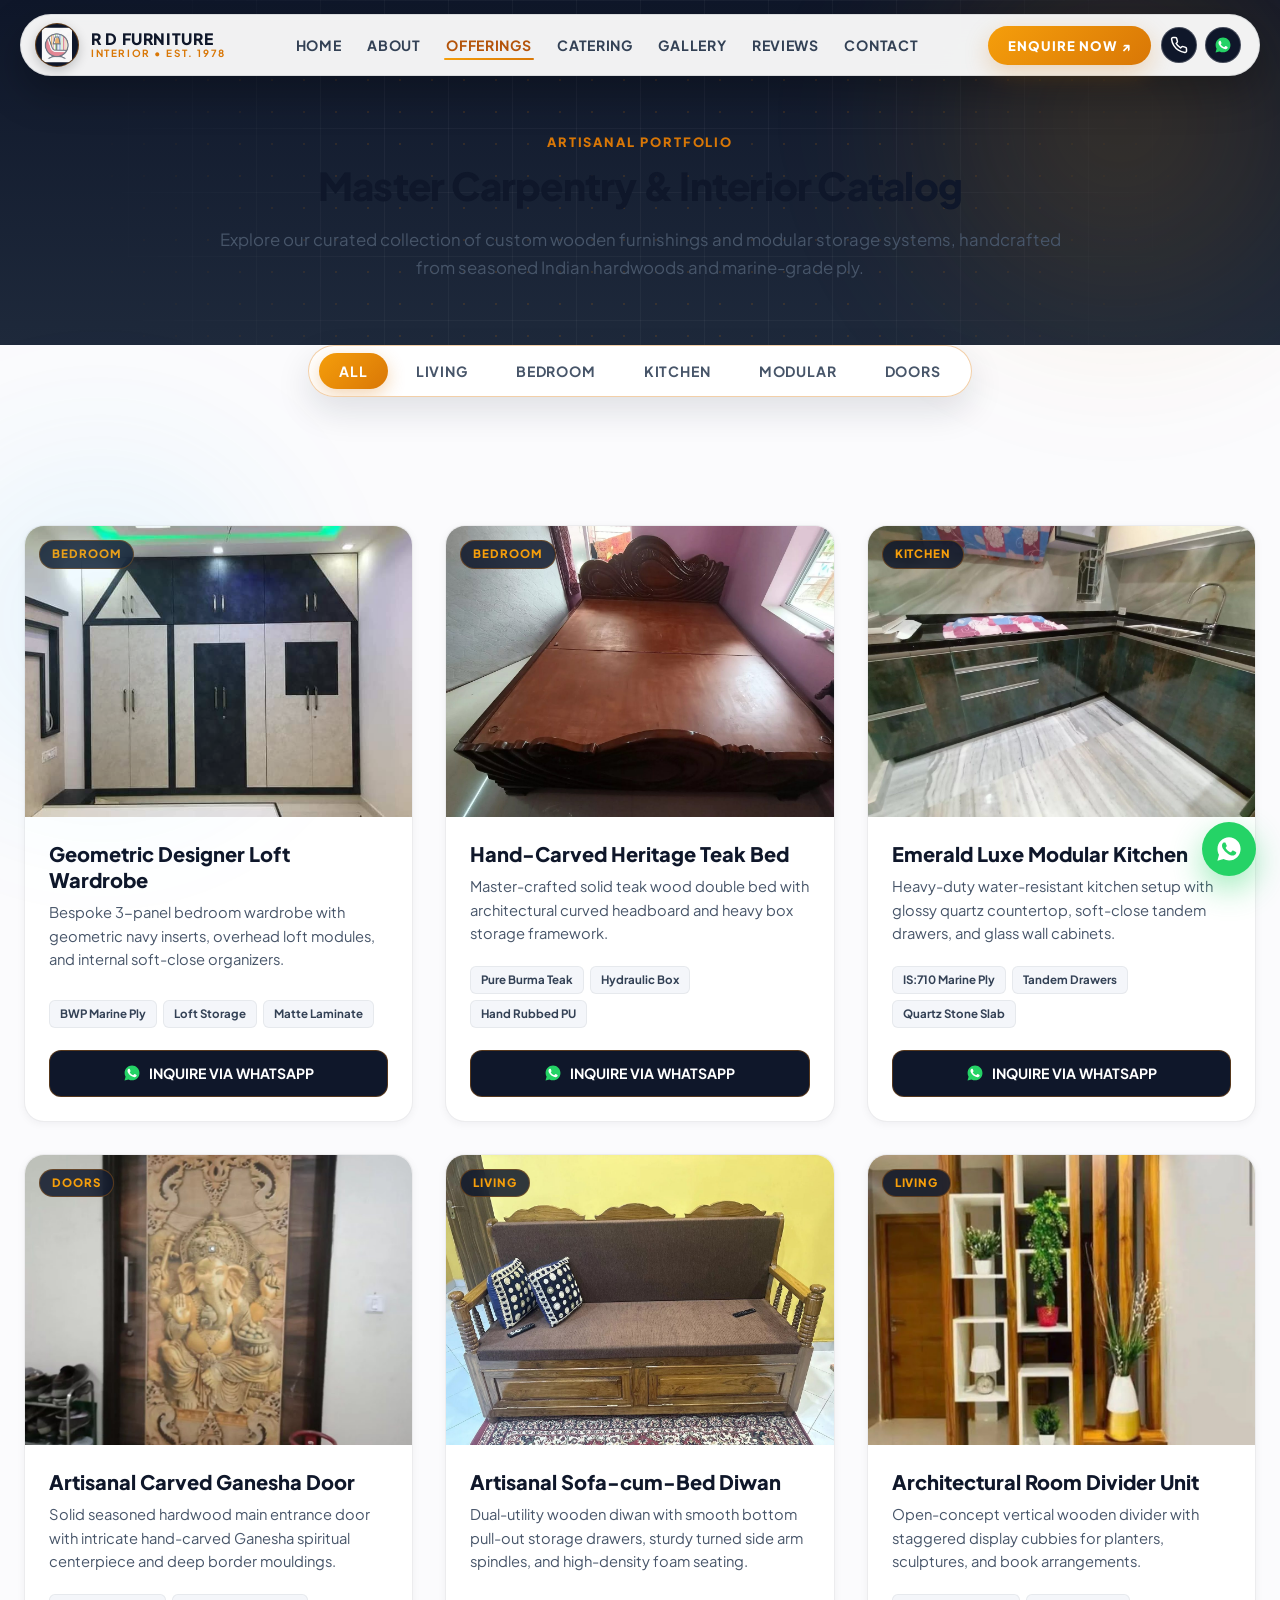
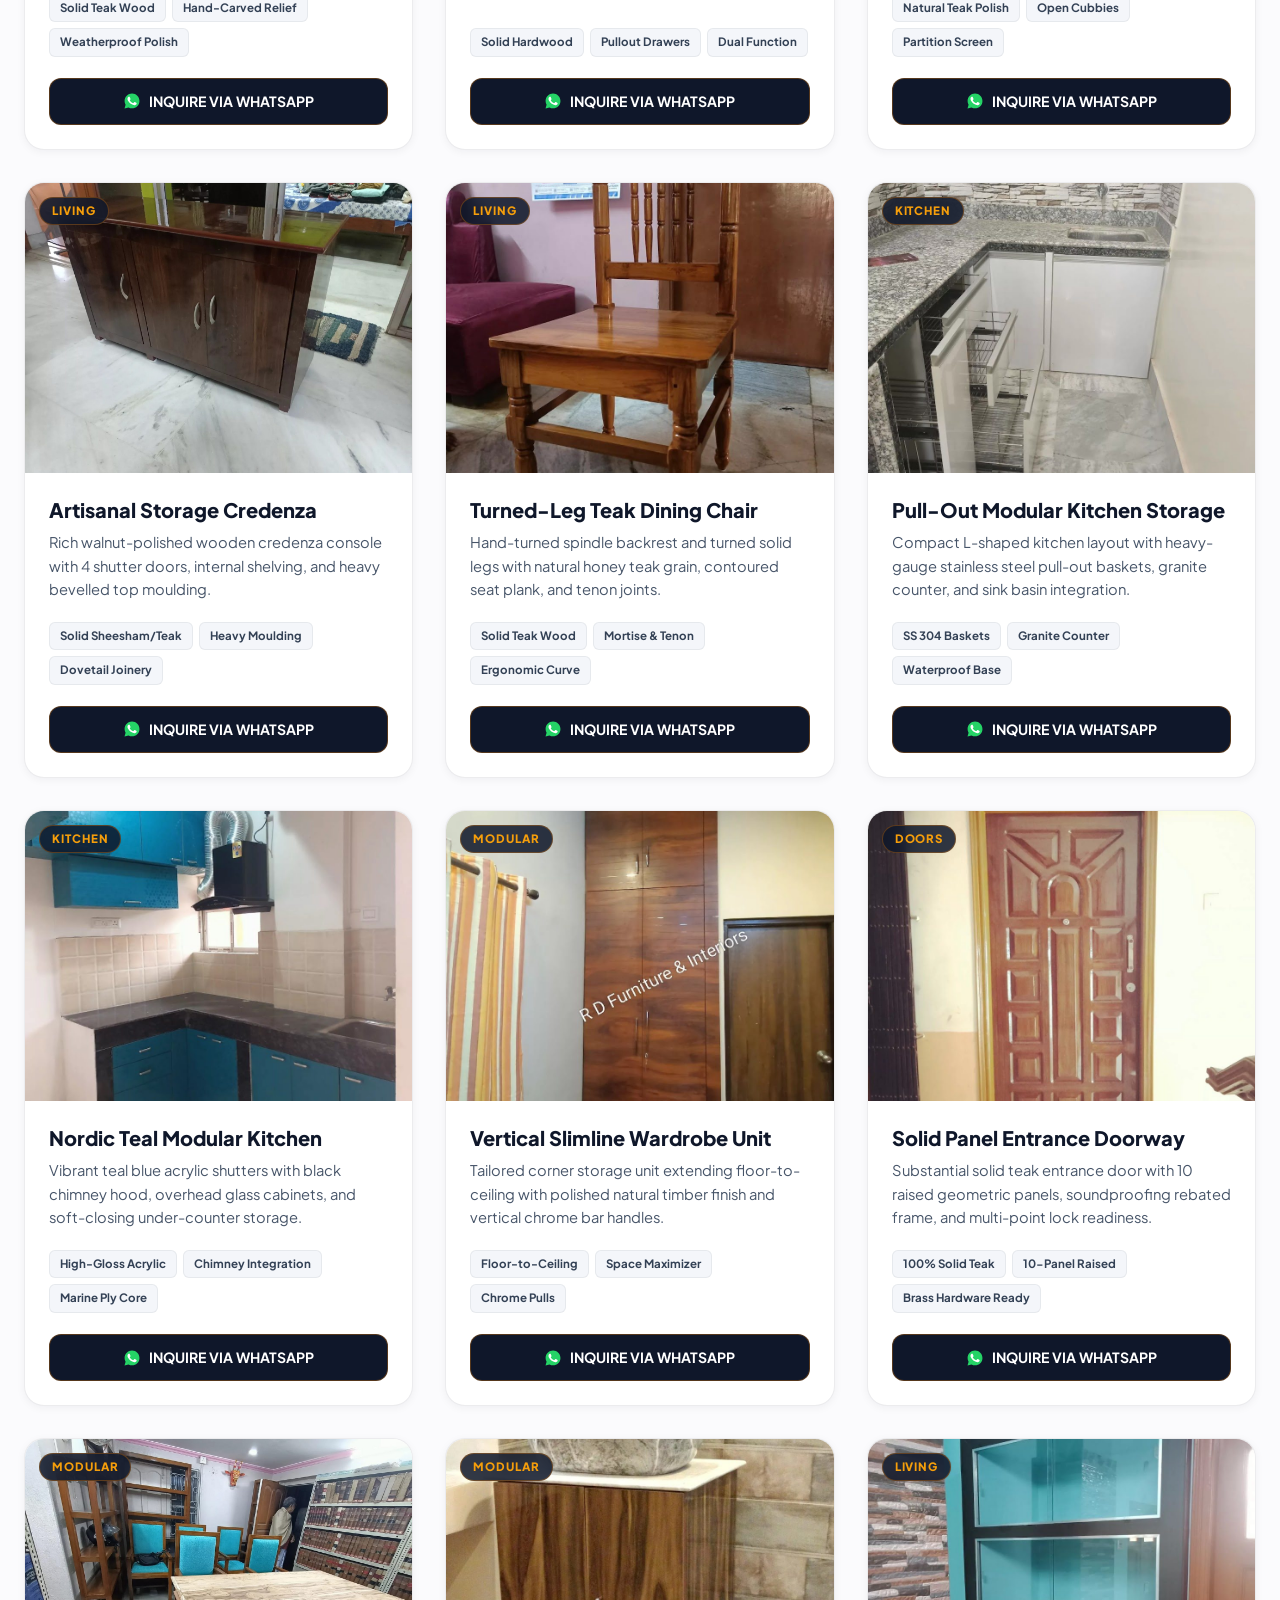
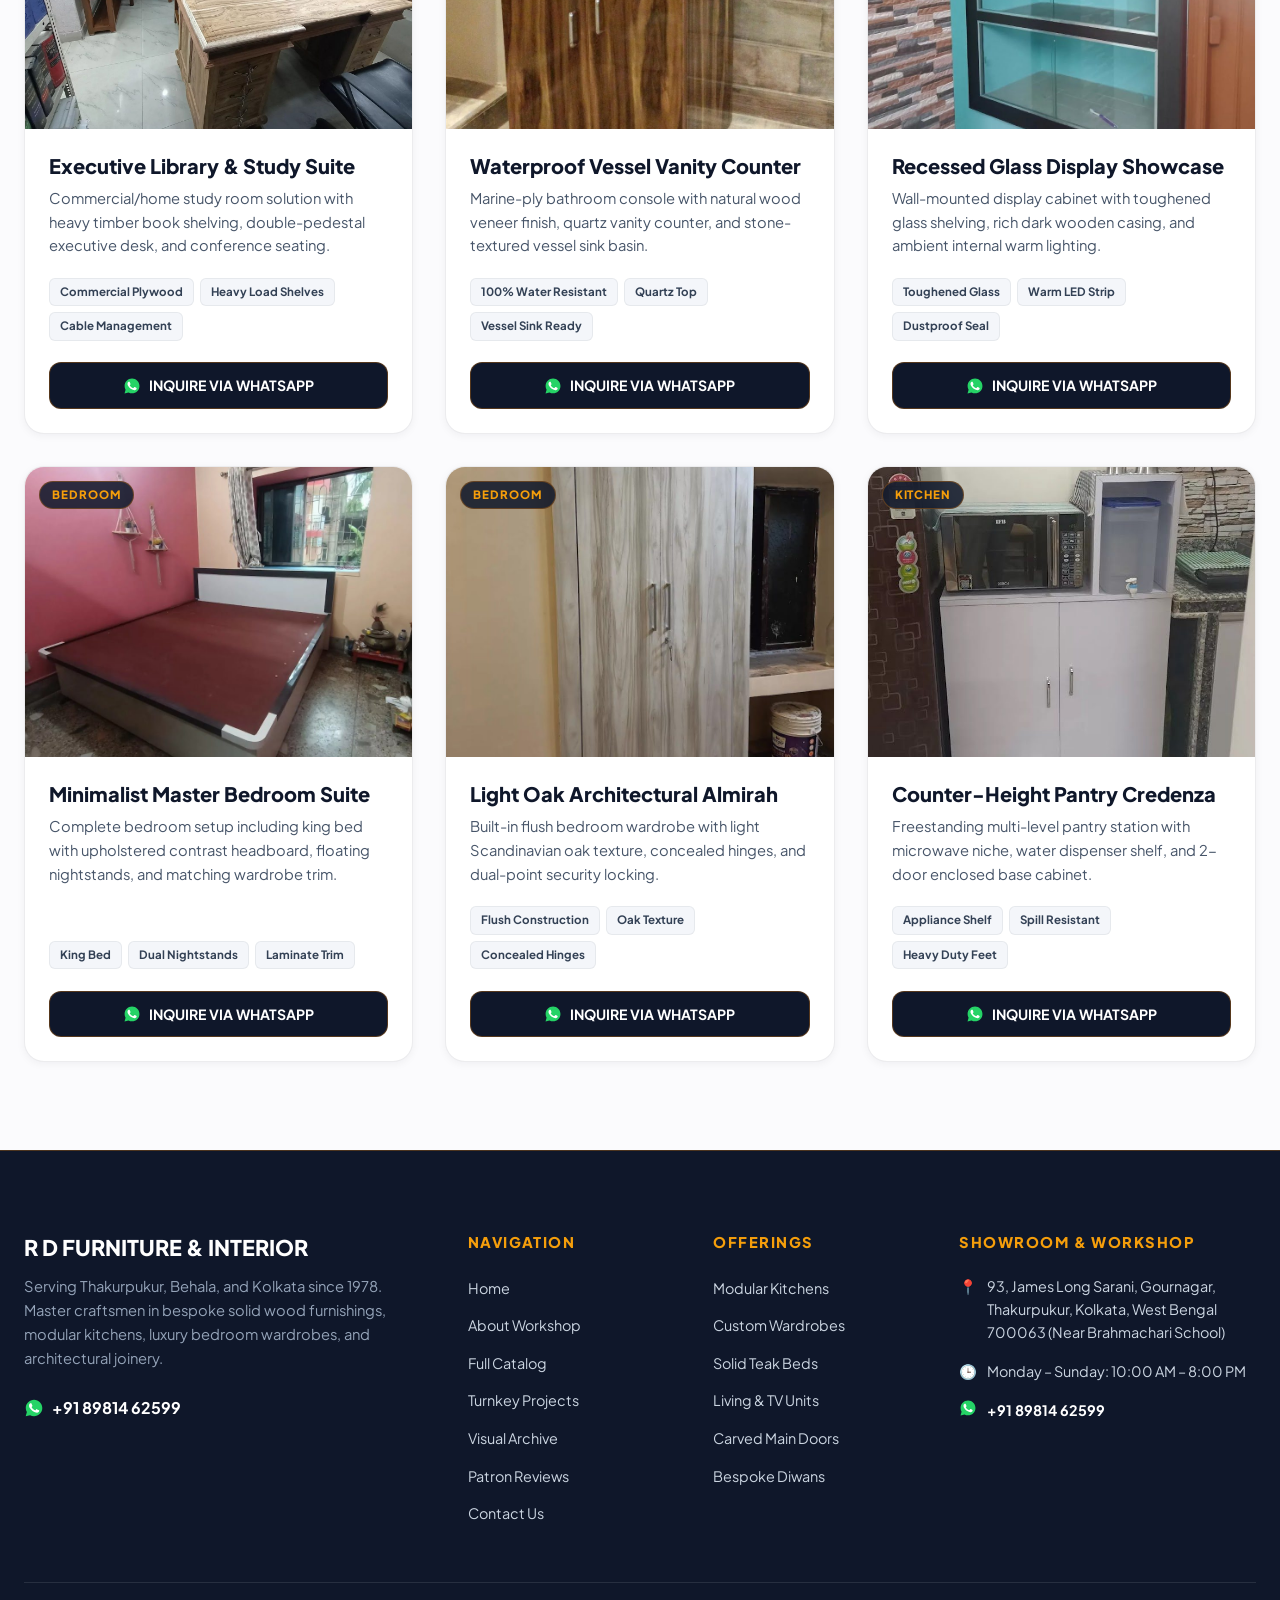
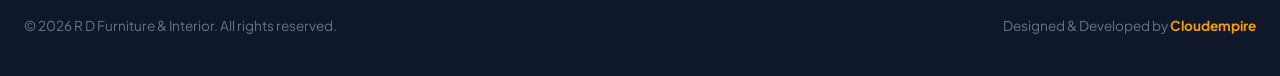
<file: offerings.html>
<!DOCTYPE html>
<html lang="en">
<head>
  <meta charset="UTF-8">
  <meta name="viewport" content="width=device-width, initial-scale=1.0">
  <title>Furniture & Interior Catalog | R D Furniture & Interior | Thakurpukur, Kolkata</title>
  <meta name="description" content="Explore our handcrafted furniture catalog: seasoned teak bedroom sets, designer wardrobes, modular kitchens, living consoles, and carved doors. Established 1978.">
  
  <!-- Favicon Suite -->
  <link rel="icon" type="image/svg+xml" href="assets/images/favicon.svg">
  <link rel="icon" type="image/png" sizes="32x32" href="assets/images/favicon-32x32.png">
  <link rel="icon" href="assets/images/favicon.ico">
  <link rel="apple-touch-icon" sizes="180x180" href="assets/images/apple-touch-icon.png">

  <!-- Google Fonts -->
  <link rel="preconnect" href="https://fonts.googleapis.com">
  <link rel="preconnect" href="https://fonts.gstatic.com" crossorigin>
  <link href="https://fonts.googleapis.com/css2?family=Playfair+Display:ital,wght@0,600;0,800;1,600&family=Plus+Jakarta+Sans:wght@400;500;600;700;800&display=swap" rel="stylesheet">

  <link rel="stylesheet" href="assets/css/style.css">
</head>
<body>

  <!-- Floating Ambient Glowing Orbs -->
  <div class="abstract-orb abstract-orb-1"></div>
  <div class="abstract-orb abstract-orb-2"></div>

  <!-- TheDivine Floating Pill Navbar -->
  <header class="site-header" role="banner">
    <div class="header-inner">
      <div class="brand-wrapper">
        <a href="index.html" class="brand-emblem-link" aria-label="R D Furniture Home">
          <img src="assets/images/logo.png" alt="R D Furniture Emblem" class="brand-emblem" width="36" height="36">
        </a>
        <div class="brand-title-group">
          <span class="brand-name">R D Furniture</span>
          <span class="brand-sub">Interior • Est. 1978</span>
        </div>
      </div>

      <!-- Center Nav Links: Strictly One-Word, Single-Line Labels -->
      <nav class="site-nav" role="navigation" aria-label="Main Navigation">
        <ul class="nav-links">
          <li><a href="index.html" class="nav-link">Home</a></li>
          <li><a href="about.html" class="nav-link">About</a></li>
          <li><a href="offerings.html" class="nav-link active">Offerings</a></li>
          <li><a href="catering.html" class="nav-link">Catering</a></li>
          <li><a href="gallery.html" class="nav-link">Gallery</a></li>
          <li><a href="reviews.html" class="nav-link">Reviews</a></li>
          <li><a href="contact.html" class="nav-link">Contact</a></li>
        </ul>
      </nav>

      <!-- Right Header Actions -->
      <div class="header-actions">
        <a href="https://wa.me/918981462599?text=Hello%20R%20D%20Furniture%2C%20I%20would%20like%20to%20enquire%20about%20custom%20woodwork%20and%20interior%20solutions." target="_blank" rel="noopener noreferrer" class="btn-cta-pill">
          ENQUIRE NOW ↗
        </a>
        <div class="social-circle-icons">
          <a href="tel:+918981462599" class="btn-social-circle" aria-label="Call R D Furniture Desk">
            <svg viewBox="0 0 24 24" fill="none" stroke="currentColor" stroke-width="2" stroke-linecap="round" stroke-linejoin="round">
              <path d="M22 16.92v3a2 2 0 0 1-2.18 2 19.79 19.79 0 0 1-8.63-3.07 19.5 19.5 0 0 1-6-6 19.79 19.79 0 0 1-3.07-8.67A2 2 0 0 1 4.11 2h3a2 2 0 0 1 2 1.72 12.84 12.84 0 0 0 .7 2.81 2 2 0 0 1-.45 2.11L8.09 9.91a16 16 0 0 0 6 6l1.27-1.27a2 2 0 0 1 2.11-.45 12.84 12.84 0 0 0 2.81.7A2 2 0 0 1 22 16.92z"></path>
            </svg>
          </a>
          <a href="https://wa.me/918981462599" target="_blank" rel="noopener noreferrer" class="btn-social-circle" aria-label="Official WhatsApp">
            <svg class="wa-official-svg" width="18" height="18" viewBox="0 0 24 24">
              <path fill="#25D366" d="M12.04 2C6.58 2 2.13 6.45 2.13 11.91C2.13 13.66 2.59 15.36 3.45 16.86L2.05 22L7.3 20.62C8.75 21.41 10.38 21.83 12.04 21.83C17.5 21.83 21.95 17.38 21.95 11.92C21.95 6.46 17.5 2 12.04 2Z"/>
              <path fill="#FFFFFF" d="M17.52 14.33C17.22 14.18 15.74 13.45 15.47 13.35C15.19 13.25 15 13.2 14.8 13.5C14.6 13.8 14.03 14.48 13.85 14.68C13.68 14.88 13.5 14.9 13.2 14.75C12.9 14.6 11.95 14.29 10.82 13.28C9.94 12.5 9.35 11.53 9.17 11.23C9 10.93 9.15 10.77 9.3 10.62C9.43 10.49 9.6 10.27 9.75 10.1C9.9 9.93 9.95 9.8 10.05 9.6C10.15 9.4 10.1 9.23 10.03 9.08C9.95 8.93 9.35 7.45 9.1 6.85C8.86 6.27 8.61 6.35 8.43 6.34C8.25 6.33 8.05 6.33 7.85 6.33C7.65 6.33 7.33 6.4 7.05 6.7C6.78 7 6 7.73 6 9.2C6 10.68 7.08 12.1 7.23 12.3C7.38 12.5 9.35 15.53 12.35 16.83C13.06 17.14 13.63 17.33 14.06 17.47C14.78 17.7 15.43 17.67 15.95 17.59C16.53 17.5 17.74 16.86 17.99 16.15C18.24 15.45 18.24 14.85 18.17 14.73C18.09 14.6 17.82 14.48 17.52 14.33Z"/>
            </svg>
          </a>
        </div>
        <button class="btn-nav-toggle" aria-label="Toggle All Tabs Navigation Menu" aria-expanded="false">
          <svg viewBox="0 0 24 24" fill="none" stroke="currentColor" stroke-width="2" stroke-linecap="round" stroke-linejoin="round">
            <line x1="3" y1="12" x2="21" y2="12"></line>
            <line x1="3" y1="6" x2="21" y2="6"></line>
            <line x1="3" y1="18" x2="21" y2="18"></line>
          </svg>
        </button>
      </div>
    </div>
  </header>

  <!-- Subpage Banner -->
  <section class="subpage-banner">
    <div class="abstract-tech-grid"></div>
    <div class="shell">
      <span class="section-eyebrow">Artisanal Portfolio</span>
      <h1 class="section-title">Master Carpentry & Interior Catalog</h1>
      <p class="section-desc">
        Explore our curated collection of custom wooden furnishings and modular storage systems, handcrafted from seasoned Indian hardwoods and marine-grade ply.
      </p>
    </div>
  </section>

  <!-- Sticky Floating Tab Filter Rail (Single-Word Concise Labels) -->
  <div class="filter-rail-sticky-wrapper">
    <div class="portfolio-filter" role="tablist">
      <button class="filter-btn active" data-filter="all" role="tab">All</button>
      <button class="filter-btn" data-filter="living" role="tab">Living</button>
      <button class="filter-btn" data-filter="bedroom" role="tab">Bedroom</button>
      <button class="filter-btn" data-filter="kitchen" role="tab">Kitchen</button>
      <button class="filter-btn" data-filter="modular" role="tab">Modular</button>
      <button class="filter-btn" data-filter="doors" role="tab">Doors</button>
    </div>
  </div>

  <!-- Portfolio Catalog Grid (Pure Portfolio - Zero E-Commerce) -->
  <main class="section" id="catalog-grid">
    <div class="portfolio-grid">

      <!-- Item 1: Geometric Loft Wardrobe -->
      <article class="offering-card" data-category="bedroom">
        <div class="card-media">
          <img src="assets/images/wardrobe_modular_hero.jpg" alt="Geometric Bedroom Wardrobe" width="720" height="540" loading="lazy" decoding="async">
          <span class="card-badge">Bedroom</span>
        </div>
        <div class="card-body">
          <h3 class="card-title">Geometric Designer Loft Wardrobe</h3>
          <p class="card-desc">Bespoke 3-panel bedroom wardrobe with geometric navy inserts, overhead loft modules, and internal soft-close organizers.</p>
          <div class="card-specs">
            <span class="spec-chip">BWP Marine Ply</span>
            <span class="spec-chip">Loft Storage</span>
            <span class="spec-chip">Matte Laminate</span>
          </div>
          <a href="https://wa.me/918981462599?text=Hello%20R%20D%20Furniture%2C%20I%20am%20inquiring%20about%20the%20Geometric%20Designer%20Loft%20Wardrobe." target="_blank" rel="noopener noreferrer" class="btn-card-inquire">
            <svg class="wa-official-svg" width="18" height="18" viewBox="0 0 24 24">
              <path fill="#25D366" d="M12.04 2C6.58 2 2.13 6.45 2.13 11.91C2.13 13.66 2.59 15.36 3.45 16.86L2.05 22L7.3 20.62C8.75 21.41 10.38 21.83 12.04 21.83C17.5 21.83 21.95 17.38 21.95 11.92C21.95 6.46 17.5 2 12.04 2Z"/>
              <path fill="#FFFFFF" d="M17.52 14.33C17.22 14.18 15.74 13.45 15.47 13.35C15.19 13.25 15 13.2 14.8 13.5C14.6 13.8 14.03 14.48 13.85 14.68C13.68 14.88 13.5 14.9 13.2 14.75C12.9 14.6 11.95 14.29 10.82 13.28C9.94 12.5 9.35 11.53 9.17 11.23C9 10.93 9.15 10.77 9.3 10.62C9.43 10.49 9.6 10.27 9.75 10.1C9.9 9.93 9.95 9.8 10.05 9.6C10.15 9.4 10.1 9.23 10.03 9.08C9.95 8.93 9.35 7.45 9.1 6.85C8.86 6.27 8.61 6.35 8.43 6.34C8.25 6.33 8.05 6.33 7.85 6.33C7.65 6.33 7.33 6.4 7.05 6.7C6.78 7 6 7.73 6 9.2C6 10.68 7.08 12.1 7.23 12.3C7.38 12.5 9.35 15.53 12.35 16.83C13.06 17.14 13.63 17.33 14.06 17.47C14.78 17.7 15.43 17.67 15.95 17.59C16.53 17.5 17.74 16.86 17.99 16.15C18.24 15.45 18.24 14.85 18.17 14.73C18.09 14.6 17.82 14.48 17.52 14.33Z"/>
            </svg>
            INQUIRE VIA WHATSAPP
          </a>
        </div>
      </article>

      <!-- Item 2: Solid Teak Bed -->
      <article class="offering-card" data-category="bedroom">
        <div class="card-media">
          <img src="assets/images/bed_teak_double.jpg" alt="Hand-Carved Heritage Teak Bed" width="1400" height="1050" loading="lazy" decoding="async">
          <span class="card-badge">Bedroom</span>
        </div>
        <div class="card-body">
          <h3 class="card-title">Hand-Carved Heritage Teak Bed</h3>
          <p class="card-desc">Master-crafted solid teak wood double bed with architectural curved headboard and heavy box storage framework.</p>
          <div class="card-specs">
            <span class="spec-chip">Pure Burma Teak</span>
            <span class="spec-chip">Hydraulic Box</span>
            <span class="spec-chip">Hand Rubbed PU</span>
          </div>
          <a href="https://wa.me/918981462599?text=Hello%20R%20D%20Furniture%2C%20I%20am%20inquiring%20about%20the%20Hand-Carved%20Heritage%20Teak%20Bed." target="_blank" rel="noopener noreferrer" class="btn-card-inquire">
            <svg class="wa-official-svg" width="18" height="18" viewBox="0 0 24 24">
              <path fill="#25D366" d="M12.04 2C6.58 2 2.13 6.45 2.13 11.91C2.13 13.66 2.59 15.36 3.45 16.86L2.05 22L7.3 20.62C8.75 21.41 10.38 21.83 12.04 21.83C17.5 21.83 21.95 17.38 21.95 11.92C21.95 6.46 17.5 2 12.04 2Z"/>
              <path fill="#FFFFFF" d="M17.52 14.33C17.22 14.18 15.74 13.45 15.47 13.35C15.19 13.25 15 13.2 14.8 13.5C14.6 13.8 14.03 14.48 13.85 14.68C13.68 14.88 13.5 14.9 13.2 14.75C12.9 14.6 11.95 14.29 10.82 13.28C9.94 12.5 9.35 11.53 9.17 11.23C9 10.93 9.15 10.77 9.3 10.62C9.43 10.49 9.6 10.27 9.75 10.1C9.9 9.93 9.95 9.8 10.05 9.6C10.15 9.4 10.1 9.23 10.03 9.08C9.95 8.93 9.35 7.45 9.1 6.85C8.86 6.27 8.61 6.35 8.43 6.34C8.25 6.33 8.05 6.33 7.85 6.33C7.65 6.33 7.33 6.4 7.05 6.7C6.78 7 6 7.73 6 9.2C6 10.68 7.08 12.1 7.23 12.3C7.38 12.5 9.35 15.53 12.35 16.83C13.06 17.14 13.63 17.33 14.06 17.47C14.78 17.7 15.43 17.67 15.95 17.59C16.53 17.5 17.74 16.86 17.99 16.15C18.24 15.45 18.24 14.85 18.17 14.73C18.09 14.6 17.82 14.48 17.52 14.33Z"/>
            </svg>
            INQUIRE VIA WHATSAPP
          </a>
        </div>
      </article>

      <!-- Item 3: Luxury Emerald Kitchen -->
      <article class="offering-card" data-category="kitchen">
        <div class="card-media">
          <img src="assets/images/kitchen_luxury.jpg" alt="Emerald Modular Kitchen" width="1400" height="1050" loading="lazy" decoding="async">
          <span class="card-badge">Kitchen</span>
        </div>
        <div class="card-body">
          <h3 class="card-title">Emerald Luxe Modular Kitchen</h3>
          <p class="card-desc">Heavy-duty water-resistant kitchen setup with glossy quartz countertop, soft-close tandem drawers, and glass wall cabinets.</p>
          <div class="card-specs">
            <span class="spec-chip">IS:710 Marine Ply</span>
            <span class="spec-chip">Tandem Drawers</span>
            <span class="spec-chip">Quartz Stone Slab</span>
          </div>
          <a href="https://wa.me/918981462599?text=Hello%20R%20D%20Furniture%2C%20I%20am%20inquiring%20about%20the%20Emerald%20Luxe%20Modular%20Kitchen." target="_blank" rel="noopener noreferrer" class="btn-card-inquire">
            <svg class="wa-official-svg" width="18" height="18" viewBox="0 0 24 24">
              <path fill="#25D366" d="M12.04 2C6.58 2 2.13 6.45 2.13 11.91C2.13 13.66 2.59 15.36 3.45 16.86L2.05 22L7.3 20.62C8.75 21.41 10.38 21.83 12.04 21.83C17.5 21.83 21.95 17.38 21.95 11.92C21.95 6.46 17.5 2 12.04 2Z"/>
              <path fill="#FFFFFF" d="M17.52 14.33C17.22 14.18 15.74 13.45 15.47 13.35C15.19 13.25 15 13.2 14.8 13.5C14.6 13.8 14.03 14.48 13.85 14.68C13.68 14.88 13.5 14.9 13.2 14.75C12.9 14.6 11.95 14.29 10.82 13.28C9.94 12.5 9.35 11.53 9.17 11.23C9 10.93 9.15 10.77 9.3 10.62C9.43 10.49 9.6 10.27 9.75 10.1C9.9 9.93 9.95 9.8 10.05 9.6C10.15 9.4 10.1 9.23 10.03 9.08C9.95 8.93 9.35 7.45 9.1 6.85C8.86 6.27 8.61 6.35 8.43 6.34C8.25 6.33 8.05 6.33 7.85 6.33C7.65 6.33 7.33 6.4 7.05 6.7C6.78 7 6 7.73 6 9.2C6 10.68 7.08 12.1 7.23 12.3C7.38 12.5 9.35 15.53 12.35 16.83C13.06 17.14 13.63 17.33 14.06 17.47C14.78 17.7 15.43 17.67 15.95 17.59C16.53 17.5 17.74 16.86 17.99 16.15C18.24 15.45 18.24 14.85 18.17 14.73C18.09 14.6 17.82 14.48 17.52 14.33Z"/>
            </svg>
            INQUIRE VIA WHATSAPP
          </a>
        </div>
      </article>

      <!-- Item 4: Carved Ganesha Entrance Door -->
      <article class="offering-card" data-category="doors">
        <div class="card-media">
          <img src="assets/images/door_ganesha_carved.jpg" alt="Carved Ganesha Entrance Door" width="900" height="1200" loading="lazy" decoding="async">
          <span class="card-badge">Doors</span>
        </div>
        <div class="card-body">
          <h3 class="card-title">Artisanal Carved Ganesha Door</h3>
          <p class="card-desc">Solid seasoned hardwood main entrance door with intricate hand-carved Ganesha spiritual centerpiece and deep border mouldings.</p>
          <div class="card-specs">
            <span class="spec-chip">Solid Teak Wood</span>
            <span class="spec-chip">Hand-Carved Relief</span>
            <span class="spec-chip">Weatherproof Polish</span>
          </div>
          <a href="https://wa.me/918981462599?text=Hello%20R%20D%20Furniture%2C%20I%20am%20inquiring%20about%20the%20Artisanal%20Carved%20Ganesha%20Door." target="_blank" rel="noopener noreferrer" class="btn-card-inquire">
            <svg class="wa-official-svg" width="18" height="18" viewBox="0 0 24 24">
              <path fill="#25D366" d="M12.04 2C6.58 2 2.13 6.45 2.13 11.91C2.13 13.66 2.59 15.36 3.45 16.86L2.05 22L7.3 20.62C8.75 21.41 10.38 21.83 12.04 21.83C17.5 21.83 21.95 17.38 21.95 11.92C21.95 6.46 17.5 2 12.04 2Z"/>
              <path fill="#FFFFFF" d="M17.52 14.33C17.22 14.18 15.74 13.45 15.47 13.35C15.19 13.25 15 13.2 14.8 13.5C14.6 13.8 14.03 14.48 13.85 14.68C13.68 14.88 13.5 14.9 13.2 14.75C12.9 14.6 11.95 14.29 10.82 13.28C9.94 12.5 9.35 11.53 9.17 11.23C9 10.93 9.15 10.77 9.3 10.62C9.43 10.49 9.6 10.27 9.75 10.1C9.9 9.93 9.95 9.8 10.05 9.6C10.15 9.4 10.1 9.23 10.03 9.08C9.95 8.93 9.35 7.45 9.1 6.85C8.86 6.27 8.61 6.35 8.43 6.34C8.25 6.33 8.05 6.33 7.85 6.33C7.65 6.33 7.33 6.4 7.05 6.7C6.78 7 6 7.73 6 9.2C6 10.68 7.08 12.1 7.23 12.3C7.38 12.5 9.35 15.53 12.35 16.83C13.06 17.14 13.63 17.33 14.06 17.47C14.78 17.7 15.43 17.67 15.95 17.59C16.53 17.5 17.74 16.86 17.99 16.15C18.24 15.45 18.24 14.85 18.17 14.73C18.09 14.6 17.82 14.48 17.52 14.33Z"/>
            </svg>
            INQUIRE VIA WHATSAPP
          </a>
        </div>
      </article>

      <!-- Item 5: Sofa-cum-Bed Diwan -->
      <article class="offering-card" data-category="living">
        <div class="card-media">
          <img src="assets/images/sofa_cum_bed_diwan.jpg" alt="Solid Wood Sofa-Cum-Bed Diwan" width="1400" height="1050" loading="lazy" decoding="async">
          <span class="card-badge">Living</span>
        </div>
        <div class="card-body">
          <h3 class="card-title">Artisanal Sofa-cum-Bed Diwan</h3>
          <p class="card-desc">Dual-utility wooden diwan with smooth bottom pull-out storage drawers, sturdy turned side arm spindles, and high-density foam seating.</p>
          <div class="card-specs">
            <span class="spec-chip">Solid Hardwood</span>
            <span class="spec-chip">Pullout Drawers</span>
            <span class="spec-chip">Dual Function</span>
          </div>
          <a href="https://wa.me/918981462599?text=Hello%20R%20D%20Furniture%2C%20I%20am%20inquiring%20about%20the%20Artisanal%20Sofa-cum-Bed%20Diwan." target="_blank" rel="noopener noreferrer" class="btn-card-inquire">
            <svg class="wa-official-svg" width="18" height="18" viewBox="0 0 24 24">
              <path fill="#25D366" d="M12.04 2C6.58 2 2.13 6.45 2.13 11.91C2.13 13.66 2.59 15.36 3.45 16.86L2.05 22L7.3 20.62C8.75 21.41 10.38 21.83 12.04 21.83C17.5 21.83 21.95 17.38 21.95 11.92C21.95 6.46 17.5 2 12.04 2Z"/>
              <path fill="#FFFFFF" d="M17.52 14.33C17.22 14.18 15.74 13.45 15.47 13.35C15.19 13.25 15 13.2 14.8 13.5C14.6 13.8 14.03 14.48 13.85 14.68C13.68 14.88 13.5 14.9 13.2 14.75C12.9 14.6 11.95 14.29 10.82 13.28C9.94 12.5 9.35 11.53 9.17 11.23C9 10.93 9.15 10.77 9.3 10.62C9.43 10.49 9.6 10.27 9.75 10.1C9.9 9.93 9.95 9.8 10.05 9.6C10.15 9.4 10.1 9.23 10.03 9.08C9.95 8.93 9.35 7.45 9.1 6.85C8.86 6.27 8.61 6.35 8.43 6.34C8.25 6.33 8.05 6.33 7.85 6.33C7.65 6.33 7.33 6.4 7.05 6.7C6.78 7 6 7.73 6 9.2C6 10.68 7.08 12.1 7.23 12.3C7.38 12.5 9.35 15.53 12.35 16.83C13.06 17.14 13.63 17.33 14.06 17.47C14.78 17.7 15.43 17.67 15.95 17.59C16.53 17.5 17.74 16.86 17.99 16.15C18.24 15.45 18.24 14.85 18.17 14.73C18.09 14.6 17.82 14.48 17.52 14.33Z"/>
            </svg>
            INQUIRE VIA WHATSAPP
          </a>
        </div>
      </article>

      <!-- Item 6: Room Divider Display Unit -->
      <article class="offering-card" data-category="living">
        <div class="card-media">
          <img src="assets/images/room_divider.jpg" alt="Modern Room Divider Display Unit" width="901" height="1200" loading="lazy" decoding="async">
          <span class="card-badge">Living</span>
        </div>
        <div class="card-body">
          <h3 class="card-title">Architectural Room Divider Unit</h3>
          <p class="card-desc">Open-concept vertical wooden divider with staggered display cubbies for planters, sculptures, and book arrangements.</p>
          <div class="card-specs">
            <span class="spec-chip">Natural Teak Polish</span>
            <span class="spec-chip">Open Cubbies</span>
            <span class="spec-chip">Partition Screen</span>
          </div>
          <a href="https://wa.me/918981462599?text=Hello%20R%20D%20Furniture%2C%20I%20am%20inquiring%20about%20the%20Architectural%20Room%20Divider%20Unit." target="_blank" rel="noopener noreferrer" class="btn-card-inquire">
            <svg class="wa-official-svg" width="18" height="18" viewBox="0 0 24 24">
              <path fill="#25D366" d="M12.04 2C6.58 2 2.13 6.45 2.13 11.91C2.13 13.66 2.59 15.36 3.45 16.86L2.05 22L7.3 20.62C8.75 21.41 10.38 21.83 12.04 21.83C17.5 21.83 21.95 17.38 21.95 11.92C21.95 6.46 17.5 2 12.04 2Z"/>
              <path fill="#FFFFFF" d="M17.52 14.33C17.22 14.18 15.74 13.45 15.47 13.35C15.19 13.25 15 13.2 14.8 13.5C14.6 13.8 14.03 14.48 13.85 14.68C13.68 14.88 13.5 14.9 13.2 14.75C12.9 14.6 11.95 14.29 10.82 13.28C9.94 12.5 9.35 11.53 9.17 11.23C9 10.93 9.15 10.77 9.3 10.62C9.43 10.49 9.6 10.27 9.75 10.1C9.9 9.93 9.95 9.8 10.05 9.6C10.15 9.4 10.1 9.23 10.03 9.08C9.95 8.93 9.35 7.45 9.1 6.85C8.86 6.27 8.61 6.35 8.43 6.34C8.25 6.33 8.05 6.33 7.85 6.33C7.65 6.33 7.33 6.4 7.05 6.7C6.78 7 6 7.73 6 9.2C6 10.68 7.08 12.1 7.23 12.3C7.38 12.5 9.35 15.53 12.35 16.83C13.06 17.14 13.63 17.33 14.06 17.47C14.78 17.7 15.43 17.67 15.95 17.59C16.53 17.5 17.74 16.86 17.99 16.15C18.24 15.45 18.24 14.85 18.17 14.73C18.09 14.6 17.82 14.48 17.52 14.33Z"/>
            </svg>
            INQUIRE VIA WHATSAPP
          </a>
        </div>
      </article>

      <!-- Item 7: Solid Wood Credenza Sideboard -->
      <article class="offering-card" data-category="living">
        <div class="card-media">
          <img src="assets/images/credenza_wood.jpg" alt="Handcrafted Solid Wood Credenza" width="1400" height="1050" loading="lazy" decoding="async">
          <span class="card-badge">Living</span>
        </div>
        <div class="card-body">
          <h3 class="card-title">Artisanal Storage Credenza</h3>
          <p class="card-desc">Rich walnut-polished wooden credenza console with 4 shutter doors, internal shelving, and heavy bevelled top moulding.</p>
          <div class="card-specs">
            <span class="spec-chip">Solid Sheesham/Teak</span>
            <span class="spec-chip">Heavy Moulding</span>
            <span class="spec-chip">Dovetail Joinery</span>
          </div>
          <a href="https://wa.me/918981462599?text=Hello%20R%20D%20Furniture%2C%20I%20am%20inquiring%20about%20the%20Artisanal%20Storage%20Credenza." target="_blank" rel="noopener noreferrer" class="btn-card-inquire">
            <svg class="wa-official-svg" width="18" height="18" viewBox="0 0 24 24">
              <path fill="#25D366" d="M12.04 2C6.58 2 2.13 6.45 2.13 11.91C2.13 13.66 2.59 15.36 3.45 16.86L2.05 22L7.3 20.62C8.75 21.41 10.38 21.83 12.04 21.83C17.5 21.83 21.95 17.38 21.95 11.92C21.95 6.46 17.5 2 12.04 2Z"/>
              <path fill="#FFFFFF" d="M17.52 14.33C17.22 14.18 15.74 13.45 15.47 13.35C15.19 13.25 15 13.2 14.8 13.5C14.6 13.8 14.03 14.48 13.85 14.68C13.68 14.88 13.5 14.9 13.2 14.75C12.9 14.6 11.95 14.29 10.82 13.28C9.94 12.5 9.35 11.53 9.17 11.23C9 10.93 9.15 10.77 9.3 10.62C9.43 10.49 9.6 10.27 9.75 10.1C9.9 9.93 9.95 9.8 10.05 9.6C10.15 9.4 10.1 9.23 10.03 9.08C9.95 8.93 9.35 7.45 9.1 6.85C8.86 6.27 8.61 6.35 8.43 6.34C8.25 6.33 8.05 6.33 7.85 6.33C7.65 6.33 7.33 6.4 7.05 6.7C6.78 7 6 7.73 6 9.2C6 10.68 7.08 12.1 7.23 12.3C7.38 12.5 9.35 15.53 12.35 16.83C13.06 17.14 13.63 17.33 14.06 17.47C14.78 17.7 15.43 17.67 15.95 17.59C16.53 17.5 17.74 16.86 17.99 16.15C18.24 15.45 18.24 14.85 18.17 14.73C18.09 14.6 17.82 14.48 17.52 14.33Z"/>
            </svg>
            INQUIRE VIA WHATSAPP
          </a>
        </div>
      </article>

      <!-- Item 8: Teak Dining Chair -->
      <article class="offering-card" data-category="living">
        <div class="card-media">
          <img src="assets/images/dining_chair_teak.jpg" alt="Solid Teak Dining Chair" width="900" height="1200" loading="lazy" decoding="async">
          <span class="card-badge">Living</span>
        </div>
        <div class="card-body">
          <h3 class="card-title">Turned-Leg Teak Dining Chair</h3>
          <p class="card-desc">Hand-turned spindle backrest and turned solid legs with natural honey teak grain, contoured seat plank, and tenon joints.</p>
          <div class="card-specs">
            <span class="spec-chip">Solid Teak Wood</span>
            <span class="spec-chip">Mortise & Tenon</span>
            <span class="spec-chip">Ergonomic Curve</span>
          </div>
          <a href="https://wa.me/918981462599?text=Hello%20R%20D%20Furniture%2C%20I%20am%20inquiring%20about%20the%20Turned-Leg%20Teak%20Dining%20Chair." target="_blank" rel="noopener noreferrer" class="btn-card-inquire">
            <svg class="wa-official-svg" width="18" height="18" viewBox="0 0 24 24">
              <path fill="#25D366" d="M12.04 2C6.58 2 2.13 6.45 2.13 11.91C2.13 13.66 2.59 15.36 3.45 16.86L2.05 22L7.3 20.62C8.75 21.41 10.38 21.83 12.04 21.83C17.5 21.83 21.95 17.38 21.95 11.92C21.95 6.46 17.5 2 12.04 2Z"/>
              <path fill="#FFFFFF" d="M17.52 14.33C17.22 14.18 15.74 13.45 15.47 13.35C15.19 13.25 15 13.2 14.8 13.5C14.6 13.8 14.03 14.48 13.85 14.68C13.68 14.88 13.5 14.9 13.2 14.75C12.9 14.6 11.95 14.29 10.82 13.28C9.94 12.5 9.35 11.53 9.17 11.23C9 10.93 9.15 10.77 9.3 10.62C9.43 10.49 9.6 10.27 9.75 10.1C9.9 9.93 9.95 9.8 10.05 9.6C10.15 9.4 10.1 9.23 10.03 9.08C9.95 8.93 9.35 7.45 9.1 6.85C8.86 6.27 8.61 6.35 8.43 6.34C8.25 6.33 8.05 6.33 7.85 6.33C7.65 6.33 7.33 6.4 7.05 6.7C6.78 7 6 7.73 6 9.2C6 10.68 7.08 12.1 7.23 12.3C7.38 12.5 9.35 15.53 12.35 16.83C13.06 17.14 13.63 17.33 14.06 17.47C14.78 17.7 15.43 17.67 15.95 17.59C16.53 17.5 17.74 16.86 17.99 16.15C18.24 15.45 18.24 14.85 18.17 14.73C18.09 14.6 17.82 14.48 17.52 14.33Z"/>
            </svg>
            INQUIRE VIA WHATSAPP
          </a>
        </div>
      </article>

      <!-- Item 9: Stainless Steel Pullout Kitchen -->
      <article class="offering-card" data-category="kitchen">
        <div class="card-media">
          <img src="assets/images/kitchen_granite.jpg" alt="Stainless Steel Pullout Modular Kitchen" width="900" height="1200" loading="lazy" decoding="async">
          <span class="card-badge">Kitchen</span>
        </div>
        <div class="card-body">
          <h3 class="card-title">Pull-Out Modular Kitchen Storage</h3>
          <p class="card-desc">Compact L-shaped kitchen layout with heavy-gauge stainless steel pull-out baskets, granite counter, and sink basin integration.</p>
          <div class="card-specs">
            <span class="spec-chip">SS 304 Baskets</span>
            <span class="spec-chip">Granite Counter</span>
            <span class="spec-chip">Waterproof Base</span>
          </div>
          <a href="https://wa.me/918981462599?text=Hello%20R%20D%20Furniture%2C%20I%20am%20inquiring%20about%20the%20Pull-Out%20Modular%20Kitchen." target="_blank" rel="noopener noreferrer" class="btn-card-inquire">
            <svg class="wa-official-svg" width="18" height="18" viewBox="0 0 24 24">
              <path fill="#25D366" d="M12.04 2C6.58 2 2.13 6.45 2.13 11.91C2.13 13.66 2.59 15.36 3.45 16.86L2.05 22L7.3 20.62C8.75 21.41 10.38 21.83 12.04 21.83C17.5 21.83 21.95 17.38 21.95 11.92C21.95 6.46 17.5 2 12.04 2Z"/>
              <path fill="#FFFFFF" d="M17.52 14.33C17.22 14.18 15.74 13.45 15.47 13.35C15.19 13.25 15 13.2 14.8 13.5C14.6 13.8 14.03 14.48 13.85 14.68C13.68 14.88 13.5 14.9 13.2 14.75C12.9 14.6 11.95 14.29 10.82 13.28C9.94 12.5 9.35 11.53 9.17 11.23C9 10.93 9.15 10.77 9.3 10.62C9.43 10.49 9.6 10.27 9.75 10.1C9.9 9.93 9.95 9.8 10.05 9.6C10.15 9.4 10.1 9.23 10.03 9.08C9.95 8.93 9.35 7.45 9.1 6.85C8.86 6.27 8.61 6.35 8.43 6.34C8.25 6.33 8.05 6.33 7.85 6.33C7.65 6.33 7.33 6.4 7.05 6.7C6.78 7 6 7.73 6 9.2C6 10.68 7.08 12.1 7.23 12.3C7.38 12.5 9.35 15.53 12.35 16.83C13.06 17.14 13.63 17.33 14.06 17.47C14.78 17.7 15.43 17.67 15.95 17.59C16.53 17.5 17.74 16.86 17.99 16.15C18.24 15.45 18.24 14.85 18.17 14.73C18.09 14.6 17.82 14.48 17.52 14.33Z"/>
            </svg>
            INQUIRE VIA WHATSAPP
          </a>
        </div>
      </article>

      <!-- Item 10: Teal Modular Kitchen -->
      <article class="offering-card" data-category="kitchen">
        <div class="card-media">
          <img src="assets/images/kitchen_teal_modular.jpg" alt="Teal Blue Modular Kitchen" width="900" height="1200" loading="lazy" decoding="async">
          <span class="card-badge">Kitchen</span>
        </div>
        <div class="card-body">
          <h3 class="card-title">Nordic Teal Modular Kitchen</h3>
          <p class="card-desc">Vibrant teal blue acrylic shutters with black chimney hood, overhead glass cabinets, and soft-closing under-counter storage.</p>
          <div class="card-specs">
            <span class="spec-chip">High-Gloss Acrylic</span>
            <span class="spec-chip">Chimney Integration</span>
            <span class="spec-chip">Marine Ply Core</span>
          </div>
          <a href="https://wa.me/918981462599?text=Hello%20R%20D%20Furniture%2C%20I%20am%20inquiring%20about%20the%20Nordic%20Teal%20Modular%20Kitchen." target="_blank" rel="noopener noreferrer" class="btn-card-inquire">
            <svg class="wa-official-svg" width="18" height="18" viewBox="0 0 24 24">
              <path fill="#25D366" d="M12.04 2C6.58 2 2.13 6.45 2.13 11.91C2.13 13.66 2.59 15.36 3.45 16.86L2.05 22L7.3 20.62C8.75 21.41 10.38 21.83 12.04 21.83C17.5 21.83 21.95 17.38 21.95 11.92C21.95 6.46 17.5 2 12.04 2Z"/>
              <path fill="#FFFFFF" d="M17.52 14.33C17.22 14.18 15.74 13.45 15.47 13.35C15.19 13.25 15 13.2 14.8 13.5C14.6 13.8 14.03 14.48 13.85 14.68C13.68 14.88 13.5 14.9 13.2 14.75C12.9 14.6 11.95 14.29 10.82 13.28C9.94 12.5 9.35 11.53 9.17 11.23C9 10.93 9.15 10.77 9.3 10.62C9.43 10.49 9.6 10.27 9.75 10.1C9.9 9.93 9.95 9.8 10.05 9.6C10.15 9.4 10.1 9.23 10.03 9.08C9.95 8.93 9.35 7.45 9.1 6.85C8.86 6.27 8.61 6.35 8.43 6.34C8.25 6.33 8.05 6.33 7.85 6.33C7.65 6.33 7.33 6.4 7.05 6.7C6.78 7 6 7.73 6 9.2C6 10.68 7.08 12.1 7.23 12.3C7.38 12.5 9.35 15.53 12.35 16.83C13.06 17.14 13.63 17.33 14.06 17.47C14.78 17.7 15.43 17.67 15.95 17.59C16.53 17.5 17.74 16.86 17.99 16.15C18.24 15.45 18.24 14.85 18.17 14.73C18.09 14.6 17.82 14.48 17.52 14.33Z"/>
            </svg>
            INQUIRE VIA WHATSAPP
          </a>
        </div>
      </article>

      <!-- Item 11: Floor-to-Ceiling Tall Cabinet -->
      <article class="offering-card" data-category="modular">
        <div class="card-media">
          <img src="assets/images/cabinet_tall.jpg" alt="Floor to Ceiling Tall Cabinet" width="900" height="1200" loading="lazy" decoding="async">
          <span class="card-badge">Modular</span>
        </div>
        <div class="card-body">
          <h3 class="card-title">Vertical Slimline Wardrobe Unit</h3>
          <p class="card-desc">Tailored corner storage unit extending floor-to-ceiling with polished natural timber finish and vertical chrome bar handles.</p>
          <div class="card-specs">
            <span class="spec-chip">Floor-to-Ceiling</span>
            <span class="spec-chip">Space Maximizer</span>
            <span class="spec-chip">Chrome Pulls</span>
          </div>
          <a href="https://wa.me/918981462599?text=Hello%20R%20D%20Furniture%2C%20I%20am%20inquiring%20about%20the%20Vertical%20Slimline%20Wardrobe%20Unit." target="_blank" rel="noopener noreferrer" class="btn-card-inquire">
            <svg class="wa-official-svg" width="18" height="18" viewBox="0 0 24 24">
              <path fill="#25D366" d="M12.04 2C6.58 2 2.13 6.45 2.13 11.91C2.13 13.66 2.59 15.36 3.45 16.86L2.05 22L7.3 20.62C8.75 21.41 10.38 21.83 12.04 21.83C17.5 21.83 21.95 17.38 21.95 11.92C21.95 6.46 17.5 2 12.04 2Z"/>
              <path fill="#FFFFFF" d="M17.52 14.33C17.22 14.18 15.74 13.45 15.47 13.35C15.19 13.25 15 13.2 14.8 13.5C14.6 13.8 14.03 14.48 13.85 14.68C13.68 14.88 13.5 14.9 13.2 14.75C12.9 14.6 11.95 14.29 10.82 13.28C9.94 12.5 9.35 11.53 9.17 11.23C9 10.93 9.15 10.77 9.3 10.62C9.43 10.49 9.6 10.27 9.75 10.1C9.9 9.93 9.95 9.8 10.05 9.6C10.15 9.4 10.1 9.23 10.03 9.08C9.95 8.93 9.35 7.45 9.1 6.85C8.86 6.27 8.61 6.35 8.43 6.34C8.25 6.33 8.05 6.33 7.85 6.33C7.65 6.33 7.33 6.4 7.05 6.7C6.78 7 6 7.73 6 9.2C6 10.68 7.08 12.1 7.23 12.3C7.38 12.5 9.35 15.53 12.35 16.83C13.06 17.14 13.63 17.33 14.06 17.47C14.78 17.7 15.43 17.67 15.95 17.59C16.53 17.5 17.74 16.86 17.99 16.15C18.24 15.45 18.24 14.85 18.17 14.73C18.09 14.6 17.82 14.48 17.52 14.33Z"/>
            </svg>
            INQUIRE VIA WHATSAPP
          </a>
        </div>
      </article>

      <!-- Item 12: Architectural Panel Carved Door -->
      <article class="offering-card" data-category="doors">
        <div class="card-media">
          <img src="assets/images/door_panel_carved.jpg" alt="Solid Carved Main Entrance Door" width="900" height="1200" loading="lazy" decoding="async">
          <span class="card-badge">Doors</span>
        </div>
        <div class="card-body">
          <h3 class="card-title">Solid Panel Entrance Doorway</h3>
          <p class="card-desc">Substantial solid teak entrance door with 10 raised geometric panels, soundproofing rebated frame, and multi-point lock readiness.</p>
          <div class="card-specs">
            <span class="spec-chip">100% Solid Teak</span>
            <span class="spec-chip">10-Panel Raised</span>
            <span class="spec-chip">Brass Hardware Ready</span>
          </div>
          <a href="https://wa.me/918981462599?text=Hello%20R%20D%20Furniture%2C%20I%20am%20inquiring%20about%20the%20Solid%20Panel%20Entrance%20Doorway." target="_blank" rel="noopener noreferrer" class="btn-card-inquire">
            <svg class="wa-official-svg" width="18" height="18" viewBox="0 0 24 24">
              <path fill="#25D366" d="M12.04 2C6.58 2 2.13 6.45 2.13 11.91C2.13 13.66 2.59 15.36 3.45 16.86L2.05 22L7.3 20.62C8.75 21.41 10.38 21.83 12.04 21.83C17.5 21.83 21.95 17.38 21.95 11.92C21.95 6.46 17.5 2 12.04 2Z"/>
              <path fill="#FFFFFF" d="M17.52 14.33C17.22 14.18 15.74 13.45 15.47 13.35C15.19 13.25 15 13.2 14.8 13.5C14.6 13.8 14.03 14.48 13.85 14.68C13.68 14.88 13.5 14.9 13.2 14.75C12.9 14.6 11.95 14.29 10.82 13.28C9.94 12.5 9.35 11.53 9.17 11.23C9 10.93 9.15 10.77 9.3 10.62C9.43 10.49 9.6 10.27 9.75 10.1C9.9 9.93 9.95 9.8 10.05 9.6C10.15 9.4 10.1 9.23 10.03 9.08C9.95 8.93 9.35 7.45 9.1 6.85C8.86 6.27 8.61 6.35 8.43 6.34C8.25 6.33 8.05 6.33 7.85 6.33C7.65 6.33 7.33 6.4 7.05 6.7C6.78 7 6 7.73 6 9.2C6 10.68 7.08 12.1 7.23 12.3C7.38 12.5 9.35 15.53 12.35 16.83C13.06 17.14 13.63 17.33 14.06 17.47C14.78 17.7 15.43 17.67 15.95 17.59C16.53 17.5 17.74 16.86 17.99 16.15C18.24 15.45 18.24 14.85 18.17 14.73C18.09 14.6 17.82 14.48 17.52 14.33Z"/>
            </svg>
            INQUIRE VIA WHATSAPP
          </a>
        </div>
      </article>

      <!-- Item 13: Executive Office Library -->
      <article class="offering-card" data-category="modular">
        <div class="card-media">
          <img src="assets/images/office_library.jpg" alt="Executive Office Library & Desk" width="1400" height="1050" loading="lazy" decoding="async">
          <span class="card-badge">Modular</span>
        </div>
        <div class="card-body">
          <h3 class="card-title">Executive Library & Study Suite</h3>
          <p class="card-desc">Commercial/home study room solution with heavy timber book shelving, double-pedestal executive desk, and conference seating.</p>
          <div class="card-specs">
            <span class="spec-chip">Commercial Plywood</span>
            <span class="spec-chip">Heavy Load Shelves</span>
            <span class="spec-chip">Cable Management</span>
          </div>
          <a href="https://wa.me/918981462599?text=Hello%20R%20D%20Furniture%2C%20I%20am%20inquiring%20about%20the%20Executive%20Library%20Suite." target="_blank" rel="noopener noreferrer" class="btn-card-inquire">
            <svg class="wa-official-svg" width="18" height="18" viewBox="0 0 24 24">
              <path fill="#25D366" d="M12.04 2C6.58 2 2.13 6.45 2.13 11.91C2.13 13.66 2.59 15.36 3.45 16.86L2.05 22L7.3 20.62C8.75 21.41 10.38 21.83 12.04 21.83C17.5 21.83 21.95 17.38 21.95 11.92C21.95 6.46 17.5 2 12.04 2Z"/>
              <path fill="#FFFFFF" d="M17.52 14.33C17.22 14.18 15.74 13.45 15.47 13.35C15.19 13.25 15 13.2 14.8 13.5C14.6 13.8 14.03 14.48 13.85 14.68C13.68 14.88 13.5 14.9 13.2 14.75C12.9 14.6 11.95 14.29 10.82 13.28C9.94 12.5 9.35 11.53 9.17 11.23C9 10.93 9.15 10.77 9.3 10.62C9.43 10.49 9.6 10.27 9.75 10.1C9.9 9.93 9.95 9.8 10.05 9.6C10.15 9.4 10.1 9.23 10.03 9.08C9.95 8.93 9.35 7.45 9.1 6.85C8.86 6.27 8.61 6.35 8.43 6.34C8.25 6.33 8.05 6.33 7.85 6.33C7.65 6.33 7.33 6.4 7.05 6.7C6.78 7 6 7.73 6 9.2C6 10.68 7.08 12.1 7.23 12.3C7.38 12.5 9.35 15.53 12.35 16.83C13.06 17.14 13.63 17.33 14.06 17.47C14.78 17.7 15.43 17.67 15.95 17.59C16.53 17.5 17.74 16.86 17.99 16.15C18.24 15.45 18.24 14.85 18.17 14.73C18.09 14.6 17.82 14.48 17.52 14.33Z"/>
            </svg>
            INQUIRE VIA WHATSAPP
          </a>
        </div>
      </article>

      <!-- Item 14: Luxury Vanity Console -->
      <article class="offering-card" data-category="modular">
        <div class="card-media">
          <img src="assets/images/vanity_vessel_sink.jpg" alt="Designer Vanity Cabinet" width="900" height="1200" loading="lazy" decoding="async">
          <span class="card-badge">Modular</span>
        </div>
        <div class="card-body">
          <h3 class="card-title">Waterproof Vessel Vanity Counter</h3>
          <p class="card-desc">Marine-ply bathroom console with natural wood veneer finish, quartz vanity counter, and stone-textured vessel sink basin.</p>
          <div class="card-specs">
            <span class="spec-chip">100% Water Resistant</span>
            <span class="spec-chip">Quartz Top</span>
            <span class="spec-chip">Vessel Sink Ready</span>
          </div>
          <a href="https://wa.me/918981462599?text=Hello%20R%20D%20Furniture%2C%20I%20am%20inquiring%20about%20the%20Waterproof%20Vessel%20Vanity." target="_blank" rel="noopener noreferrer" class="btn-card-inquire">
            <svg class="wa-official-svg" width="18" height="18" viewBox="0 0 24 24">
              <path fill="#25D366" d="M12.04 2C6.58 2 2.13 6.45 2.13 11.91C2.13 13.66 2.59 15.36 3.45 16.86L2.05 22L7.3 20.62C8.75 21.41 10.38 21.83 12.04 21.83C17.5 21.83 21.95 17.38 21.95 11.92C21.95 6.46 17.5 2 12.04 2Z"/>
              <path fill="#FFFFFF" d="M17.52 14.33C17.22 14.18 15.74 13.45 15.47 13.35C15.19 13.25 15 13.2 14.8 13.5C14.6 13.8 14.03 14.48 13.85 14.68C13.68 14.88 13.5 14.9 13.2 14.75C12.9 14.6 11.95 14.29 10.82 13.28C9.94 12.5 9.35 11.53 9.17 11.23C9 10.93 9.15 10.77 9.3 10.62C9.43 10.49 9.6 10.27 9.75 10.1C9.9 9.93 9.95 9.8 10.05 9.6C10.15 9.4 10.1 9.23 10.03 9.08C9.95 8.93 9.35 7.45 9.1 6.85C8.86 6.27 8.61 6.35 8.43 6.34C8.25 6.33 8.05 6.33 7.85 6.33C7.65 6.33 7.33 6.4 7.05 6.7C6.78 7 6 7.73 6 9.2C6 10.68 7.08 12.1 7.23 12.3C7.38 12.5 9.35 15.53 12.35 16.83C13.06 17.14 13.63 17.33 14.06 17.47C14.78 17.7 15.43 17.67 15.95 17.59C16.53 17.5 17.74 16.86 17.99 16.15C18.24 15.45 18.24 14.85 18.17 14.73C18.09 14.6 17.82 14.48 17.52 14.33Z"/>
            </svg>
            INQUIRE VIA WHATSAPP
          </a>
        </div>
      </article>

      <!-- Item 15: Glass Wall Showcase -->
      <article class="offering-card" data-category="living">
        <div class="card-media">
          <img src="assets/images/showcase_wall_glass.jpg" alt="Wall-Mounted Glass Showcase" width="900" height="1200" loading="lazy" decoding="async">
          <span class="card-badge">Living</span>
        </div>
        <div class="card-body">
          <h3 class="card-title">Recessed Glass Display Showcase</h3>
          <p class="card-desc">Wall-mounted display cabinet with toughened glass shelving, rich dark wooden casing, and ambient internal warm lighting.</p>
          <div class="card-specs">
            <span class="spec-chip">Toughened Glass</span>
            <span class="spec-chip">Warm LED Strip</span>
            <span class="spec-chip">Dustproof Seal</span>
          </div>
          <a href="https://wa.me/918981462599?text=Hello%20R%20D%20Furniture%2C%20I%20am%20inquiring%20about%20the%20Recessed%20Glass%20Display%20Showcase." target="_blank" rel="noopener noreferrer" class="btn-card-inquire">
            <svg class="wa-official-svg" width="18" height="18" viewBox="0 0 24 24">
              <path fill="#25D366" d="M12.04 2C6.58 2 2.13 6.45 2.13 11.91C2.13 13.66 2.59 15.36 3.45 16.86L2.05 22L7.3 20.62C8.75 21.41 10.38 21.83 12.04 21.83C17.5 21.83 21.95 17.38 21.95 11.92C21.95 6.46 17.5 2 12.04 2Z"/>
              <path fill="#FFFFFF" d="M17.52 14.33C17.22 14.18 15.74 13.45 15.47 13.35C15.19 13.25 15 13.2 14.8 13.5C14.6 13.8 14.03 14.48 13.85 14.68C13.68 14.88 13.5 14.9 13.2 14.75C12.9 14.6 11.95 14.29 10.82 13.28C9.94 12.5 9.35 11.53 9.17 11.23C9 10.93 9.15 10.77 9.3 10.62C9.43 10.49 9.6 10.27 9.75 10.1C9.9 9.93 9.95 9.8 10.05 9.6C10.15 9.4 10.1 9.23 10.03 9.08C9.95 8.93 9.35 7.45 9.1 6.85C8.86 6.27 8.61 6.35 8.43 6.34C8.25 6.33 8.05 6.33 7.85 6.33C7.65 6.33 7.33 6.4 7.05 6.7C6.78 7 6 7.73 6 9.2C6 10.68 7.08 12.1 7.23 12.3C7.38 12.5 9.35 15.53 12.35 16.83C13.06 17.14 13.63 17.33 14.06 17.47C14.78 17.7 15.43 17.67 15.95 17.59C16.53 17.5 17.74 16.86 17.99 16.15C18.24 15.45 18.24 14.85 18.17 14.73C18.09 14.6 17.82 14.48 17.52 14.33Z"/>
            </svg>
            INQUIRE VIA WHATSAPP
          </a>
        </div>
      </article>

      <!-- Item 16: Modern Bedroom Suite -->
      <article class="offering-card" data-category="bedroom">
        <div class="card-media">
          <img src="assets/images/bedroom_suite_modern.jpg" alt="Modern Bedroom Suite" width="900" height="1200" loading="lazy" decoding="async">
          <span class="card-badge">Bedroom</span>
        </div>
        <div class="card-body">
          <h3 class="card-title">Minimalist Master Bedroom Suite</h3>
          <p class="card-desc">Complete bedroom setup including king bed with upholstered contrast headboard, floating nightstands, and matching wardrobe trim.</p>
          <div class="card-specs">
            <span class="spec-chip">King Bed</span>
            <span class="spec-chip">Dual Nightstands</span>
            <span class="spec-chip">Laminate Trim</span>
          </div>
          <a href="https://wa.me/918981462599?text=Hello%20R%20D%20Furniture%2C%20I%20am%20inquiring%20about%20the%20Minimalist%20Master%20Bedroom%20Suite." target="_blank" rel="noopener noreferrer" class="btn-card-inquire">
            <svg class="wa-official-svg" width="18" height="18" viewBox="0 0 24 24">
              <path fill="#25D366" d="M12.04 2C6.58 2 2.13 6.45 2.13 11.91C2.13 13.66 2.59 15.36 3.45 16.86L2.05 22L7.3 20.62C8.75 21.41 10.38 21.83 12.04 21.83C17.5 21.83 21.95 17.38 21.95 11.92C21.95 6.46 17.5 2 12.04 2Z"/>
              <path fill="#FFFFFF" d="M17.52 14.33C17.22 14.18 15.74 13.45 15.47 13.35C15.19 13.25 15 13.2 14.8 13.5C14.6 13.8 14.03 14.48 13.85 14.68C13.68 14.88 13.5 14.9 13.2 14.75C12.9 14.6 11.95 14.29 10.82 13.28C9.94 12.5 9.35 11.53 9.17 11.23C9 10.93 9.15 10.77 9.3 10.62C9.43 10.49 9.6 10.27 9.75 10.1C9.9 9.93 9.95 9.8 10.05 9.6C10.15 9.4 10.1 9.23 10.03 9.08C9.95 8.93 9.35 7.45 9.1 6.85C8.86 6.27 8.61 6.35 8.43 6.34C8.25 6.33 8.05 6.33 7.85 6.33C7.65 6.33 7.33 6.4 7.05 6.7C6.78 7 6 7.73 6 9.2C6 10.68 7.08 12.1 7.23 12.3C7.38 12.5 9.35 15.53 12.35 16.83C13.06 17.14 13.63 17.33 14.06 17.47C14.78 17.7 15.43 17.67 15.95 17.59C16.53 17.5 17.74 16.86 17.99 16.15C18.24 15.45 18.24 14.85 18.17 14.73C18.09 14.6 17.82 14.48 17.52 14.33Z"/>
            </svg>
            INQUIRE VIA WHATSAPP
          </a>
        </div>
      </article>

      <!-- Item 17: Light Oak Modern Wardrobe -->
      <article class="offering-card" data-category="bedroom">
        <div class="card-media">
          <img src="assets/images/wardrobe_light_oak.jpg" alt="Light Oak Bedroom Wardrobe" width="900" height="1200" loading="lazy" decoding="async">
          <span class="card-badge">Bedroom</span>
        </div>
        <div class="card-body">
          <h3 class="card-title">Light Oak Architectural Almirah</h3>
          <p class="card-desc">Built-in flush bedroom wardrobe with light Scandinavian oak texture, concealed hinges, and dual-point security locking.</p>
          <div class="card-specs">
            <span class="spec-chip">Flush Construction</span>
            <span class="spec-chip">Oak Texture</span>
            <span class="spec-chip">Concealed Hinges</span>
          </div>
          <a href="https://wa.me/918981462599?text=Hello%20R%20D%20Furniture%2C%20I%20am%20inquiring%20about%20the%20Light%20Oak%20Architectural%20Almirah." target="_blank" rel="noopener noreferrer" class="btn-card-inquire">
            <svg class="wa-official-svg" width="18" height="18" viewBox="0 0 24 24">
              <path fill="#25D366" d="M12.04 2C6.58 2 2.13 6.45 2.13 11.91C2.13 13.66 2.59 15.36 3.45 16.86L2.05 22L7.3 20.62C8.75 21.41 10.38 21.83 12.04 21.83C17.5 21.83 21.95 17.38 21.95 11.92C21.95 6.46 17.5 2 12.04 2Z"/>
              <path fill="#FFFFFF" d="M17.52 14.33C17.22 14.18 15.74 13.45 15.47 13.35C15.19 13.25 15 13.2 14.8 13.5C14.6 13.8 14.03 14.48 13.85 14.68C13.68 14.88 13.5 14.9 13.2 14.75C12.9 14.6 11.95 14.29 10.82 13.28C9.94 12.5 9.35 11.53 9.17 11.23C9 10.93 9.15 10.77 9.3 10.62C9.43 10.49 9.6 10.27 9.75 10.1C9.9 9.93 9.95 9.8 10.05 9.6C10.15 9.4 10.1 9.23 10.03 9.08C9.95 8.93 9.35 7.45 9.1 6.85C8.86 6.27 8.61 6.35 8.43 6.34C8.25 6.33 8.05 6.33 7.85 6.33C7.65 6.33 7.33 6.4 7.05 6.7C6.78 7 6 7.73 6 9.2C6 10.68 7.08 12.1 7.23 12.3C7.38 12.5 9.35 15.53 12.35 16.83C13.06 17.14 13.63 17.33 14.06 17.47C14.78 17.7 15.43 17.67 15.95 17.59C16.53 17.5 17.74 16.86 17.99 16.15C18.24 15.45 18.24 14.85 18.17 14.73C18.09 14.6 17.82 14.48 17.52 14.33Z"/>
            </svg>
            INQUIRE VIA WHATSAPP
          </a>
        </div>
      </article>

      <!-- Item 18: Kitchen Pantry Utility Unit -->
      <article class="offering-card" data-category="kitchen">
        <div class="card-media">
          <img src="assets/images/kitchen_pantry.jpg" alt="Kitchen Pantry Utility Cabinet" width="676" height="1200" loading="lazy" decoding="async">
          <span class="card-badge">Kitchen</span>
        </div>
        <div class="card-body">
          <h3 class="card-title">Counter-Height Pantry Credenza</h3>
          <p class="card-desc">Freestanding multi-level pantry station with microwave niche, water dispenser shelf, and 2-door enclosed base cabinet.</p>
          <div class="card-specs">
            <span class="spec-chip">Appliance Shelf</span>
            <span class="spec-chip">Spill Resistant</span>
            <span class="spec-chip">Heavy Duty Feet</span>
          </div>
          <a href="https://wa.me/918981462599?text=Hello%20R%20D%20Furniture%2C%20I%20am%20inquiring%20about%20the%20Counter-Height%20Pantry%20Credenza." target="_blank" rel="noopener noreferrer" class="btn-card-inquire">
            <svg class="wa-official-svg" width="18" height="18" viewBox="0 0 24 24">
              <path fill="#25D366" d="M12.04 2C6.58 2 2.13 6.45 2.13 11.91C2.13 13.66 2.59 15.36 3.45 16.86L2.05 22L7.3 20.62C8.75 21.41 10.38 21.83 12.04 21.83C17.5 21.83 21.95 17.38 21.95 11.92C21.95 6.46 17.5 2 12.04 2Z"/>
              <path fill="#FFFFFF" d="M17.52 14.33C17.22 14.18 15.74 13.45 15.47 13.35C15.19 13.25 15 13.2 14.8 13.5C14.6 13.8 14.03 14.48 13.85 14.68C13.68 14.88 13.5 14.9 13.2 14.75C12.9 14.6 11.95 14.29 10.82 13.28C9.94 12.5 9.35 11.53 9.17 11.23C9 10.93 9.15 10.77 9.3 10.62C9.43 10.49 9.6 10.27 9.75 10.1C9.9 9.93 9.95 9.8 10.05 9.6C10.15 9.4 10.1 9.23 10.03 9.08C9.95 8.93 9.35 7.45 9.1 6.85C8.86 6.27 8.61 6.35 8.43 6.34C8.25 6.33 8.05 6.33 7.85 6.33C7.65 6.33 7.33 6.4 7.05 6.7C6.78 7 6 7.73 6 9.2C6 10.68 7.08 12.1 7.23 12.3C7.38 12.5 9.35 15.53 12.35 16.83C13.06 17.14 13.63 17.33 14.06 17.47C14.78 17.7 15.43 17.67 15.95 17.59C16.53 17.5 17.74 16.86 17.99 16.15C18.24 15.45 18.24 14.85 18.17 14.73C18.09 14.6 17.82 14.48 17.52 14.33Z"/>
            </svg>
            INQUIRE VIA WHATSAPP
          </a>
        </div>
      </article>

    </div>
  </main>

  <!-- Floating WhatsApp Action Button -->
  <a href="https://wa.me/918981462599?text=Namaste%20R%20D%20Furniture%2C%20I%20have%20an%20enquiry%20regarding%20custom%20woodwork." target="_blank" rel="noopener noreferrer" class="floating-wa-btn" aria-label="Chat on WhatsApp">
    <svg class="wa-official-svg" width="28" height="28" viewBox="0 0 24 24">
      <path fill="#FFFFFF" d="M12.04 2C6.58 2 2.13 6.45 2.13 11.91C2.13 13.66 2.59 15.36 3.45 16.86L2.05 22L7.3 20.62C8.75 21.41 10.38 21.83 12.04 21.83C17.5 21.83 21.95 17.38 21.95 11.92C21.95 6.46 17.5 2 12.04 2Z"/>
      <path fill="#25D366" d="M17.52 14.33C17.22 14.18 15.74 13.45 15.47 13.35C15.19 13.25 15 13.2 14.8 13.5C14.6 13.8 14.03 14.48 13.85 14.68C13.68 14.88 13.5 14.9 13.2 14.75C12.9 14.6 11.95 14.29 10.82 13.28C9.94 12.5 9.35 11.53 9.17 11.23C9 10.93 9.15 10.77 9.3 10.62C9.43 10.49 9.6 10.27 9.75 10.1C9.9 9.93 9.95 9.8 10.05 9.6C10.15 9.4 10.1 9.23 10.03 9.08C9.95 8.93 9.35 7.45 9.1 6.85C8.86 6.27 8.61 6.35 8.43 6.34C8.25 6.33 8.05 6.33 7.85 6.33C7.65 6.33 7.33 6.4 7.05 6.7C6.78 7 6 7.73 6 9.2C6 10.68 7.08 12.1 7.23 12.3C7.38 12.5 9.35 15.53 12.35 16.83C13.06 17.14 13.63 17.33 14.06 17.47C14.78 17.7 15.43 17.67 15.95 17.59C16.53 17.5 17.74 16.86 17.99 16.15C18.24 15.45 18.24 14.85 18.17 14.73C18.09 14.6 17.82 14.48 17.52 14.33Z"/>
    </svg>
  </a>

  <!-- Official Footer -->
  <footer class="site-footer" role="contentinfo">
    <div class="footer-inner">
      <div class="footer-grid">
        <div>
          <div class="footer-brand-title">R D Furniture & Interior</div>
          <p class="footer-brand-desc">
            Serving Thakurpukur, Behala, and Kolkata since 1978. Master craftsmen in bespoke solid wood furnishings, modular kitchens, luxury bedroom wardrobes, and architectural joinery.
          </p>
          <div style="display: flex; gap: 10px;">
            <a href="https://wa.me/918981462599" class="phone-wa-link" style="color: #ffffff;">
              <svg class="wa-official-svg" width="20" height="20" viewBox="0 0 24 24">
                <path fill="#25D366" d="M12.04 2C6.58 2 2.13 6.45 2.13 11.91C2.13 13.66 2.59 15.36 3.45 16.86L2.05 22L7.3 20.62C8.75 21.41 10.38 21.83 12.04 21.83C17.5 21.83 21.95 17.38 21.95 11.92C21.95 6.46 17.5 2 12.04 2Z"/>
                <path fill="#FFFFFF" d="M17.52 14.33C17.22 14.18 15.74 13.45 15.47 13.35C15.19 13.25 15 13.2 14.8 13.5C14.6 13.8 14.03 14.48 13.85 14.68C13.68 14.88 13.5 14.9 13.2 14.75C12.9 14.6 11.95 14.29 10.82 13.28C9.94 12.5 9.35 11.53 9.17 11.23C9 10.93 9.15 10.77 9.3 10.62C9.43 10.49 9.6 10.27 9.75 10.1C9.9 9.93 9.95 9.8 10.05 9.6C10.15 9.4 10.1 9.23 10.03 9.08C9.95 8.93 9.35 7.45 9.1 6.85C8.86 6.27 8.61 6.35 8.43 6.34C8.25 6.33 8.05 6.33 7.85 6.33C7.65 6.33 7.33 6.4 7.05 6.7C6.78 7 6 7.73 6 9.2C6 10.68 7.08 12.1 7.23 12.3C7.38 12.5 9.35 15.53 12.35 16.83C13.06 17.14 13.63 17.33 14.06 17.47C14.78 17.7 15.43 17.67 15.95 17.59C16.53 17.5 17.74 16.86 17.99 16.15C18.24 15.45 18.24 14.85 18.17 14.73C18.09 14.6 17.82 14.48 17.52 14.33Z"/>
              </svg>
              +91 89814 62599
            </a>
          </div>
        </div>

        <div>
          <div class="footer-col-title">Navigation</div>
          <ul class="footer-links">
            <li><a href="index.html">Home</a></li>
            <li><a href="about.html">About Workshop</a></li>
            <li><a href="offerings.html">Full Catalog</a></li>
            <li><a href="catering.html">Turnkey Projects</a></li>
            <li><a href="gallery.html">Visual Archive</a></li>
            <li><a href="reviews.html">Patron Reviews</a></li>
            <li><a href="contact.html">Contact Us</a></li>
          </ul>
        </div>

        <div>
          <div class="footer-col-title">Offerings</div>
          <ul class="footer-links">
            <li><a href="offerings.html">Modular Kitchens</a></li>
            <li><a href="offerings.html">Custom Wardrobes</a></li>
            <li><a href="offerings.html">Solid Teak Beds</a></li>
            <li><a href="offerings.html">Living & TV Units</a></li>
            <li><a href="offerings.html">Carved Main Doors</a></li>
            <li><a href="offerings.html">Bespoke Diwans</a></li>
          </ul>
        </div>

        <div>
          <div class="footer-col-title">Showroom & Workshop</div>
          <div class="footer-contact-item">
            <span>📍</span>
            <span>93, James Long Sarani, Gournagar, Thakurpukur, Kolkata, West Bengal 700063 (Near Brahmachari School)</span>
          </div>
          <div class="footer-contact-item">
            <span>🕒</span>
            <span>Monday – Sunday: 10:00 AM – 8:00 PM</span>
          </div>
          <div class="footer-contact-item">
            <svg class="wa-official-svg" width="18" height="18" viewBox="0 0 24 24">
              <path fill="#25D366" d="M12.04 2C6.58 2 2.13 6.45 2.13 11.91C2.13 13.66 2.59 15.36 3.45 16.86L2.05 22L7.3 20.62C8.75 21.41 10.38 21.83 12.04 21.83C17.5 21.83 21.95 17.38 21.95 11.92C21.95 6.46 17.5 2 12.04 2Z"/>
              <path fill="#FFFFFF" d="M17.52 14.33C17.22 14.18 15.74 13.45 15.47 13.35C15.19 13.25 15 13.2 14.8 13.5C14.6 13.8 14.03 14.48 13.85 14.68C13.68 14.88 13.5 14.9 13.2 14.75C12.9 14.6 11.95 14.29 10.82 13.28C9.94 12.5 9.35 11.53 9.17 11.23C9 10.93 9.15 10.77 9.3 10.62C9.43 10.49 9.6 10.27 9.75 10.1C9.9 9.93 9.95 9.8 10.05 9.6C10.15 9.4 10.1 9.23 10.03 9.08C9.95 8.93 9.35 7.45 9.1 6.85C8.86 6.27 8.61 6.35 8.43 6.34C8.25 6.33 8.05 6.33 7.85 6.33C7.65 6.33 7.33 6.4 7.05 6.7C6.78 7 6 7.73 6 9.2C6 10.68 7.08 12.1 7.23 12.3C7.38 12.5 9.35 15.53 12.35 16.83C13.06 17.14 13.63 17.33 14.06 17.47C14.78 17.7 15.43 17.67 15.95 17.59C16.53 17.5 17.74 16.86 17.99 16.15C18.24 15.45 18.24 14.85 18.17 14.73C18.09 14.6 17.82 14.48 17.52 14.33Z"/>
            </svg>
            <a href="https://wa.me/918981462599" style="color: #ffffff; font-weight: 700;">+91 89814 62599</a>
          </div>
        </div>
      </div>

      <div class="footer-bottom">
        <div>
          © 2026 R D Furniture & Interior. All rights reserved.
        </div>
        <div>
          Designed & Developed by <a href="https://cloudempire.tech/" target="_blank" rel="noopener noreferrer">Cloudempire</a>
        </div>
      </div>
    </div>
  </footer>

  <script src="assets/js/main.js"></script>
</body>
</html>
</file>
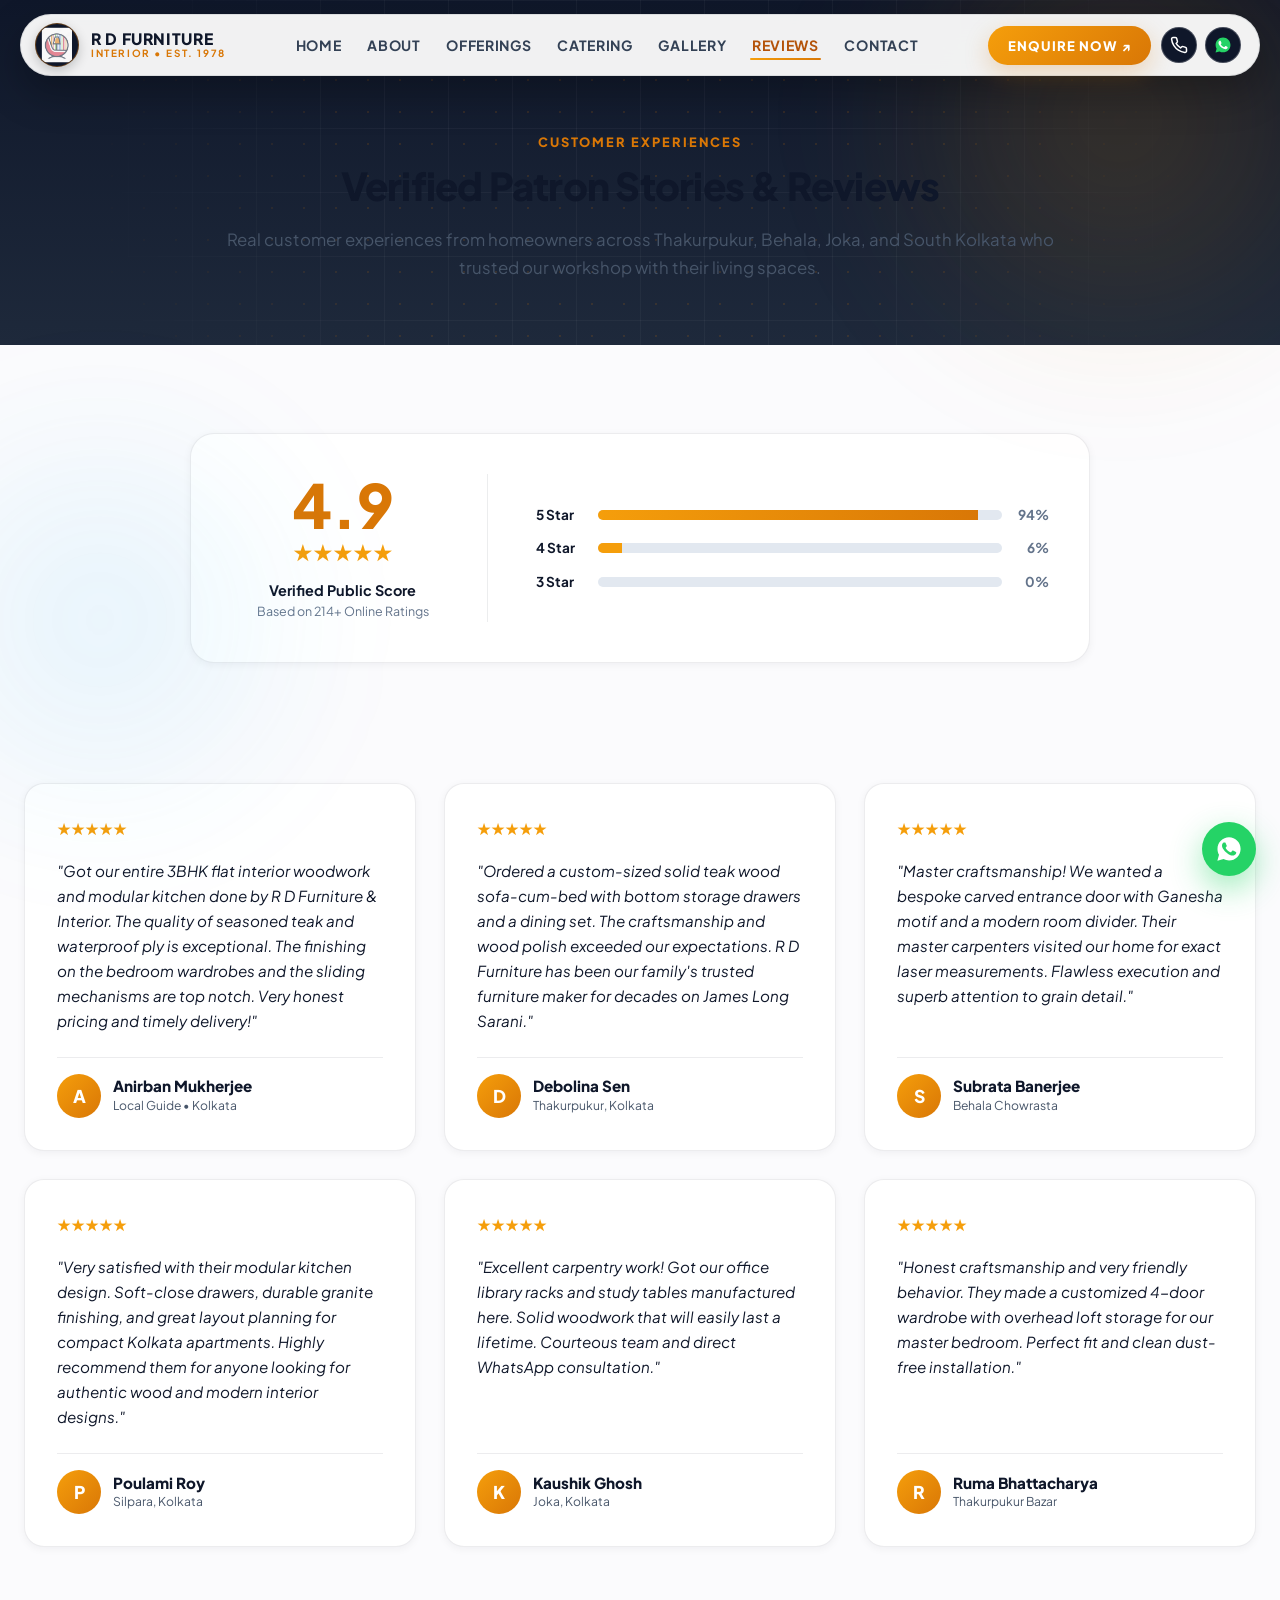
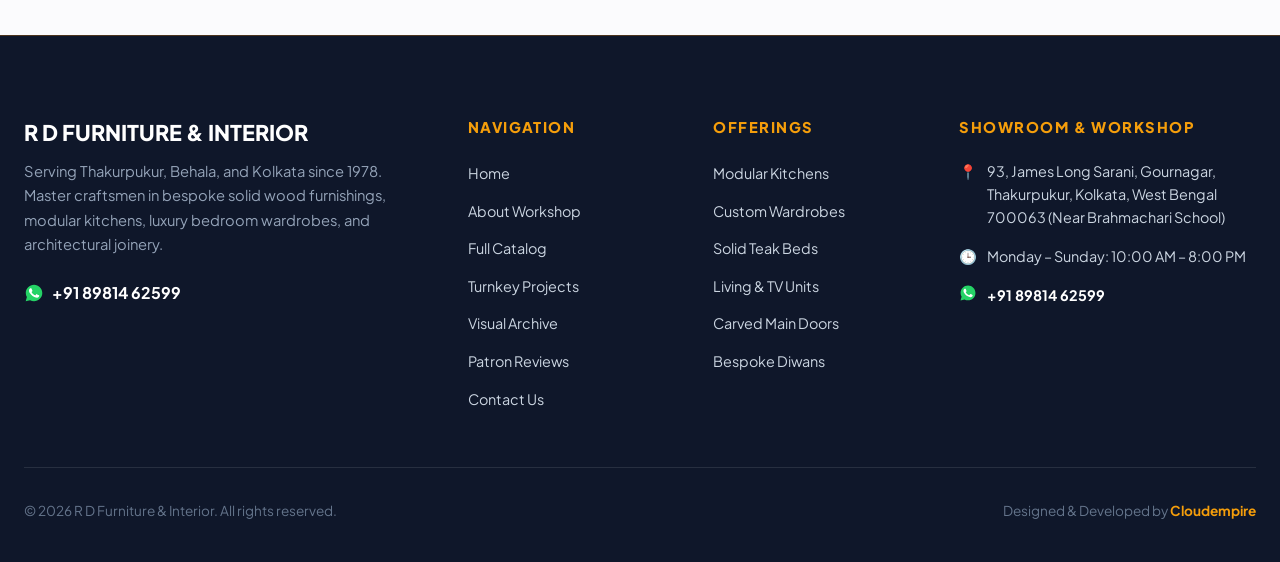
<file: reviews.html>
<!DOCTYPE html>
<html lang="en">
<head>
  <meta charset="UTF-8">
  <meta name="viewport" content="width=device-width, initial-scale=1.0">
  <title>Customer Reviews & Patron Stories | R D Furniture & Interior | Kolkata</title>
  <meta name="description" content="Read 4.9-star verified customer reviews for R D Furniture & Interior, Thakurpukur, Kolkata. Over 214+ homeowners served with master carpentry since 1978.">
  
  <!-- Favicon Suite -->
  <link rel="icon" type="image/svg+xml" href="assets/images/favicon.svg">
  <link rel="icon" type="image/png" sizes="32x32" href="assets/images/favicon-32x32.png">
  <link rel="icon" href="assets/images/favicon.ico">
  <link rel="apple-touch-icon" sizes="180x180" href="assets/images/apple-touch-icon.png">

  <!-- Google Fonts -->
  <link rel="preconnect" href="https://fonts.googleapis.com">
  <link rel="preconnect" href="https://fonts.gstatic.com" crossorigin>
  <link href="https://fonts.googleapis.com/css2?family=Playfair+Display:ital,wght@0,600;0,800;1,600&family=Plus+Jakarta+Sans:wght@400;500;600;700;800&display=swap" rel="stylesheet">

  <link rel="stylesheet" href="assets/css/style.css">
</head>
<body>

  <!-- Floating Ambient Glowing Orbs -->
  <div class="abstract-orb abstract-orb-1"></div>
  <div class="abstract-orb abstract-orb-2"></div>

  <!-- TheDivine Floating Pill Navbar -->
  <header class="site-header" role="banner">
    <div class="header-inner">
      <div class="brand-wrapper">
        <a href="index.html" class="brand-emblem-link" aria-label="R D Furniture Home">
          <img src="assets/images/logo.png" alt="R D Furniture Emblem" class="brand-emblem" width="36" height="36">
        </a>
        <div class="brand-title-group">
          <span class="brand-name">R D Furniture</span>
          <span class="brand-sub">Interior • Est. 1978</span>
        </div>
      </div>

      <!-- Center Nav Links: Strictly One-Word, Single-Line Labels -->
      <nav class="site-nav" role="navigation" aria-label="Main Navigation">
        <ul class="nav-links">
          <li><a href="index.html" class="nav-link">Home</a></li>
          <li><a href="about.html" class="nav-link">About</a></li>
          <li><a href="offerings.html" class="nav-link">Offerings</a></li>
          <li><a href="catering.html" class="nav-link">Catering</a></li>
          <li><a href="gallery.html" class="nav-link">Gallery</a></li>
          <li><a href="reviews.html" class="nav-link active">Reviews</a></li>
          <li><a href="contact.html" class="nav-link">Contact</a></li>
        </ul>
      </nav>

      <!-- Right Header Actions -->
      <div class="header-actions">
        <a href="https://wa.me/918981462599?text=Hello%20R%20D%20Furniture%2C%20I%20would%20like%20to%20enquire%20about%20custom%20woodwork%20and%20interior%20solutions." target="_blank" rel="noopener noreferrer" class="btn-cta-pill">
          ENQUIRE NOW ↗
        </a>
        <div class="social-circle-icons">
          <a href="tel:+918981462599" class="btn-social-circle" aria-label="Call R D Furniture Desk">
            <svg viewBox="0 0 24 24" fill="none" stroke="currentColor" stroke-width="2" stroke-linecap="round" stroke-linejoin="round">
              <path d="M22 16.92v3a2 2 0 0 1-2.18 2 19.79 19.79 0 0 1-8.63-3.07 19.5 19.5 0 0 1-6-6 19.79 19.79 0 0 1-3.07-8.67A2 2 0 0 1 4.11 2h3a2 2 0 0 1 2 1.72 12.84 12.84 0 0 0 .7 2.81 2 2 0 0 1-.45 2.11L8.09 9.91a16 16 0 0 0 6 6l1.27-1.27a2 2 0 0 1 2.11-.45 12.84 12.84 0 0 0 2.81.7A2 2 0 0 1 22 16.92z"></path>
            </svg>
          </a>
          <a href="https://wa.me/918981462599" target="_blank" rel="noopener noreferrer" class="btn-social-circle" aria-label="Official WhatsApp">
            <svg class="wa-official-svg" width="18" height="18" viewBox="0 0 24 24">
              <path fill="#25D366" d="M12.04 2C6.58 2 2.13 6.45 2.13 11.91C2.13 13.66 2.59 15.36 3.45 16.86L2.05 22L7.3 20.62C8.75 21.41 10.38 21.83 12.04 21.83C17.5 21.83 21.95 17.38 21.95 11.92C21.95 6.46 17.5 2 12.04 2Z"/>
              <path fill="#FFFFFF" d="M17.52 14.33C17.22 14.18 15.74 13.45 15.47 13.35C15.19 13.25 15 13.2 14.8 13.5C14.6 13.8 14.03 14.48 13.85 14.68C13.68 14.88 13.5 14.9 13.2 14.75C12.9 14.6 11.95 14.29 10.82 13.28C9.94 12.5 9.35 11.53 9.17 11.23C9 10.93 9.15 10.77 9.3 10.62C9.43 10.49 9.6 10.27 9.75 10.1C9.9 9.93 9.95 9.8 10.05 9.6C10.15 9.4 10.1 9.23 10.03 9.08C9.95 8.93 9.35 7.45 9.1 6.85C8.86 6.27 8.61 6.35 8.43 6.34C8.25 6.33 8.05 6.33 7.85 6.33C7.65 6.33 7.33 6.4 7.05 6.7C6.78 7 6 7.73 6 9.2C6 10.68 7.08 12.1 7.23 12.3C7.38 12.5 9.35 15.53 12.35 16.83C13.06 17.14 13.63 17.33 14.06 17.47C14.78 17.7 15.43 17.67 15.95 17.59C16.53 17.5 17.74 16.86 17.99 16.15C18.24 15.45 18.24 14.85 18.17 14.73C18.09 14.6 17.82 14.48 17.52 14.33Z"/>
            </svg>
          </a>
        </div>
        <button class="btn-nav-toggle" aria-label="Toggle All Tabs Navigation Menu" aria-expanded="false">
          <svg viewBox="0 0 24 24" fill="none" stroke="currentColor" stroke-width="2" stroke-linecap="round" stroke-linejoin="round">
            <line x1="3" y1="12" x2="21" y2="12"></line>
            <line x1="3" y1="6" x2="21" y2="6"></line>
            <line x1="3" y1="18" x2="21" y2="18"></line>
          </svg>
        </button>
      </div>
    </div>
  </header>

  <!-- Subpage Banner -->
  <section class="subpage-banner">
    <div class="abstract-tech-grid"></div>
    <div class="shell">
      <span class="section-eyebrow">Customer Experiences</span>
      <h1 class="section-title">Verified Patron Stories & Reviews</h1>
      <p class="section-desc">
        Real customer experiences from homeowners across Thakurpukur, Behala, Joka, and South Kolkata who trusted our workshop with their living spaces.
      </p>
    </div>
  </section>

  <!-- Ratings Telemetry Breakdown -->
  <section class="section" style="padding-bottom: 2rem;">
    <div class="split-grid-reviews-summary" style="background: var(--bg-surface); border-radius: 24px; border: 1px solid var(--color-border); box-shadow: var(--shadow-sm); padding: 2.5rem; max-width: 900px; margin: 0 auto;">
      <div style="text-align: center; border-right: 1px solid var(--color-border); padding-right: 2rem;">
        <div style="font-size: 3.8rem; font-weight: 800; color: var(--accent-teak); line-height: 1;">4.9</div>
        <div style="color: #f59e0b; font-size: 1.4rem; margin-bottom: 0.5rem;">★★★★★</div>
        <div style="font-size: 0.9rem; font-weight: 700; color: var(--color-text-main);">Verified Public Score</div>
        <div style="font-size: 0.78rem; color: #64748b;">Based on 214+ Online Ratings</div>
      </div>

      <div style="display: flex; flex-direction: column; gap: 0.75rem;">
        <div style="display: flex; align-items: center; gap: 12px; font-size: 0.85rem; font-weight: 700;">
          <span style="width: 50px;">5 Star</span>
          <div style="flex-grow: 1; height: 10px; background: #e2e8f0; border-radius: 9999px; overflow: hidden;">
            <div style="width: 94%; height: 100%; background: linear-gradient(90deg, var(--accent-gold), var(--accent-teak));"></div>
          </div>
          <span style="width: 35px; text-align: right; color: #64748b;">94%</span>
        </div>

        <div style="display: flex; align-items: center; gap: 12px; font-size: 0.85rem; font-weight: 700;">
          <span style="width: 50px;">4 Star</span>
          <div style="flex-grow: 1; height: 10px; background: #e2e8f0; border-radius: 9999px; overflow: hidden;">
            <div style="width: 6%; height: 100%; background: var(--accent-gold);"></div>
          </div>
          <span style="width: 35px; text-align: right; color: #64748b;">6%</span>
        </div>

        <div style="display: flex; align-items: center; gap: 12px; font-size: 0.85rem; font-weight: 700;">
          <span style="width: 50px;">3 Star</span>
          <div style="flex-grow: 1; height: 10px; background: #e2e8f0; border-radius: 9999px; overflow: hidden;">
            <div style="width: 0%; height: 100%;"></div>
          </div>
          <span style="width: 35px; text-align: right; color: #64748b;">0%</span>
        </div>
      </div>
    </div>
  </section>

  <!-- Reviews Grid -->
  <main class="section">
    <div class="reviews-grid">

      <!-- Review 1 -->
      <div class="review-card">
        <div>
          <div class="review-rating">★★★★★</div>
          <p class="review-quote">
            "Got our entire 3BHK flat interior woodwork and modular kitchen done by R D Furniture & Interior. The quality of seasoned teak and waterproof ply is exceptional. The finishing on the bedroom wardrobes and the sliding mechanisms are top notch. Very honest pricing and timely delivery!"
          </p>
        </div>
        <div class="reviewer-meta">
          <div class="reviewer-avatar">A</div>
          <div>
            <div class="reviewer-name">Anirban Mukherjee</div>
            <div class="reviewer-locality">Local Guide • Kolkata</div>
          </div>
        </div>
      </div>

      <!-- Review 2 -->
      <div class="review-card">
        <div>
          <div class="review-rating">★★★★★</div>
          <p class="review-quote">
            "Ordered a custom-sized solid teak wood sofa-cum-bed with bottom storage drawers and a dining set. The craftsmanship and wood polish exceeded our expectations. R D Furniture has been our family's trusted furniture maker for decades on James Long Sarani."
          </p>
        </div>
        <div class="reviewer-meta">
          <div class="reviewer-avatar">D</div>
          <div>
            <div class="reviewer-name">Debolina Sen</div>
            <div class="reviewer-locality">Thakurpukur, Kolkata</div>
          </div>
        </div>
      </div>

      <!-- Review 3 -->
      <div class="review-card">
        <div>
          <div class="review-rating">★★★★★</div>
          <p class="review-quote">
            "Master craftsmanship! We wanted a bespoke carved entrance door with Ganesha motif and a modern room divider. Their master carpenters visited our home for exact laser measurements. Flawless execution and superb attention to grain detail."
          </p>
        </div>
        <div class="reviewer-meta">
          <div class="reviewer-avatar">S</div>
          <div>
            <div class="reviewer-name">Subrata Banerjee</div>
            <div class="reviewer-locality">Behala Chowrasta</div>
          </div>
        </div>
      </div>

      <!-- Review 4 -->
      <div class="review-card">
        <div>
          <div class="review-rating">★★★★★</div>
          <p class="review-quote">
            "Very satisfied with their modular kitchen design. Soft-close drawers, durable granite finishing, and great layout planning for compact Kolkata apartments. Highly recommend them for anyone looking for authentic wood and modern interior designs."
          </p>
        </div>
        <div class="reviewer-meta">
          <div class="reviewer-avatar">P</div>
          <div>
            <div class="reviewer-name">Poulami Roy</div>
            <div class="reviewer-locality">Silpara, Kolkata</div>
          </div>
        </div>
      </div>

      <!-- Review 5 -->
      <div class="review-card">
        <div>
          <div class="review-rating">★★★★★</div>
          <p class="review-quote">
            "Excellent carpentry work! Got our office library racks and study tables manufactured here. Solid woodwork that will easily last a lifetime. Courteous team and direct WhatsApp consultation."
          </p>
        </div>
        <div class="reviewer-meta">
          <div class="reviewer-avatar">K</div>
          <div>
            <div class="reviewer-name">Kaushik Ghosh</div>
            <div class="reviewer-locality">Joka, Kolkata</div>
          </div>
        </div>
      </div>

      <!-- Review 6 -->
      <div class="review-card">
        <div>
          <div class="review-rating">★★★★★</div>
          <p class="review-quote">
            "Honest craftsmanship and very friendly behavior. They made a customized 4-door wardrobe with overhead loft storage for our master bedroom. Perfect fit and clean dust-free installation."
          </p>
        </div>
        <div class="reviewer-meta">
          <div class="reviewer-avatar">R</div>
          <div>
            <div class="reviewer-name">Ruma Bhattacharya</div>
            <div class="reviewer-locality">Thakurpukur Bazar</div>
          </div>
        </div>
      </div>

    </div>
  </main>

  <!-- Floating WhatsApp Action Button -->
  <a href="https://wa.me/918981462599?text=Namaste%20R%20D%20Furniture%2C%20I%20have%20an%20enquiry%20regarding%20custom%20woodwork." target="_blank" rel="noopener noreferrer" class="floating-wa-btn" aria-label="Chat on WhatsApp">
    <svg class="wa-official-svg" width="28" height="28" viewBox="0 0 24 24">
      <path fill="#FFFFFF" d="M12.04 2C6.58 2 2.13 6.45 2.13 11.91C2.13 13.66 2.59 15.36 3.45 16.86L2.05 22L7.3 20.62C8.75 21.41 10.38 21.83 12.04 21.83C17.5 21.83 21.95 17.38 21.95 11.92C21.95 6.46 17.5 2 12.04 2Z"/>
      <path fill="#25D366" d="M17.52 14.33C17.22 14.18 15.74 13.45 15.47 13.35C15.19 13.25 15 13.2 14.8 13.5C14.6 13.8 14.03 14.48 13.85 14.68C13.68 14.88 13.5 14.9 13.2 14.75C12.9 14.6 11.95 14.29 10.82 13.28C9.94 12.5 9.35 11.53 9.17 11.23C9 10.93 9.15 10.77 9.3 10.62C9.43 10.49 9.6 10.27 9.75 10.1C9.9 9.93 9.95 9.8 10.05 9.6C10.15 9.4 10.1 9.23 10.03 9.08C9.95 8.93 9.35 7.45 9.1 6.85C8.86 6.27 8.61 6.35 8.43 6.34C8.25 6.33 8.05 6.33 7.85 6.33C7.65 6.33 7.33 6.4 7.05 6.7C6.78 7 6 7.73 6 9.2C6 10.68 7.08 12.1 7.23 12.3C7.38 12.5 9.35 15.53 12.35 16.83C13.06 17.14 13.63 17.33 14.06 17.47C14.78 17.7 15.43 17.67 15.95 17.59C16.53 17.5 17.74 16.86 17.99 16.15C18.24 15.45 18.24 14.85 18.17 14.73C18.09 14.6 17.82 14.48 17.52 14.33Z"/>
    </svg>
  </a>

  <!-- Official Footer -->
  <footer class="site-footer" role="contentinfo">
    <div class="footer-inner">
      <div class="footer-grid">
        <div>
          <div class="footer-brand-title">R D Furniture & Interior</div>
          <p class="footer-brand-desc">
            Serving Thakurpukur, Behala, and Kolkata since 1978. Master craftsmen in bespoke solid wood furnishings, modular kitchens, luxury bedroom wardrobes, and architectural joinery.
          </p>
          <div style="display: flex; gap: 10px;">
            <a href="https://wa.me/918981462599" class="phone-wa-link" style="color: #ffffff;">
              <svg class="wa-official-svg" width="20" height="20" viewBox="0 0 24 24">
                <path fill="#25D366" d="M12.04 2C6.58 2 2.13 6.45 2.13 11.91C2.13 13.66 2.59 15.36 3.45 16.86L2.05 22L7.3 20.62C8.75 21.41 10.38 21.83 12.04 21.83C17.5 21.83 21.95 17.38 21.95 11.92C21.95 6.46 17.5 2 12.04 2Z"/>
                <path fill="#FFFFFF" d="M17.52 14.33C17.22 14.18 15.74 13.45 15.47 13.35C15.19 13.25 15 13.2 14.8 13.5C14.6 13.8 14.03 14.48 13.85 14.68C13.68 14.88 13.5 14.9 13.2 14.75C12.9 14.6 11.95 14.29 10.82 13.28C9.94 12.5 9.35 11.53 9.17 11.23C9 10.93 9.15 10.77 9.3 10.62C9.43 10.49 9.6 10.27 9.75 10.1C9.9 9.93 9.95 9.8 10.05 9.6C10.15 9.4 10.1 9.23 10.03 9.08C9.95 8.93 9.35 7.45 9.1 6.85C8.86 6.27 8.61 6.35 8.43 6.34C8.25 6.33 8.05 6.33 7.85 6.33C7.65 6.33 7.33 6.4 7.05 6.7C6.78 7 6 7.73 6 9.2C6 10.68 7.08 12.1 7.23 12.3C7.38 12.5 9.35 15.53 12.35 16.83C13.06 17.14 13.63 17.33 14.06 17.47C14.78 17.7 15.43 17.67 15.95 17.59C16.53 17.5 17.74 16.86 17.99 16.15C18.24 15.45 18.24 14.85 18.17 14.73C18.09 14.6 17.82 14.48 17.52 14.33Z"/>
              </svg>
              +91 89814 62599
            </a>
          </div>
        </div>

        <div>
          <div class="footer-col-title">Navigation</div>
          <ul class="footer-links">
            <li><a href="index.html">Home</a></li>
            <li><a href="about.html">About Workshop</a></li>
            <li><a href="offerings.html">Full Catalog</a></li>
            <li><a href="catering.html">Turnkey Projects</a></li>
            <li><a href="gallery.html">Visual Archive</a></li>
            <li><a href="reviews.html">Patron Reviews</a></li>
            <li><a href="contact.html">Contact Us</a></li>
          </ul>
        </div>

        <div>
          <div class="footer-col-title">Offerings</div>
          <ul class="footer-links">
            <li><a href="offerings.html">Modular Kitchens</a></li>
            <li><a href="offerings.html">Custom Wardrobes</a></li>
            <li><a href="offerings.html">Solid Teak Beds</a></li>
            <li><a href="offerings.html">Living & TV Units</a></li>
            <li><a href="offerings.html">Carved Main Doors</a></li>
            <li><a href="offerings.html">Bespoke Diwans</a></li>
          </ul>
        </div>

        <div>
          <div class="footer-col-title">Showroom & Workshop</div>
          <div class="footer-contact-item">
            <span>📍</span>
            <span>93, James Long Sarani, Gournagar, Thakurpukur, Kolkata, West Bengal 700063 (Near Brahmachari School)</span>
          </div>
          <div class="footer-contact-item">
            <span>🕒</span>
            <span>Monday – Sunday: 10:00 AM – 8:00 PM</span>
          </div>
          <div class="footer-contact-item">
            <svg class="wa-official-svg" width="18" height="18" viewBox="0 0 24 24">
              <path fill="#25D366" d="M12.04 2C6.58 2 2.13 6.45 2.13 11.91C2.13 13.66 2.59 15.36 3.45 16.86L2.05 22L7.3 20.62C8.75 21.41 10.38 21.83 12.04 21.83C17.5 21.83 21.95 17.38 21.95 11.92C21.95 6.46 17.5 2 12.04 2Z"/>
              <path fill="#FFFFFF" d="M17.52 14.33C17.22 14.18 15.74 13.45 15.47 13.35C15.19 13.25 15 13.2 14.8 13.5C14.6 13.8 14.03 14.48 13.85 14.68C13.68 14.88 13.5 14.9 13.2 14.75C12.9 14.6 11.95 14.29 10.82 13.28C9.94 12.5 9.35 11.53 9.17 11.23C9 10.93 9.15 10.77 9.3 10.62C9.43 10.49 9.6 10.27 9.75 10.1C9.9 9.93 9.95 9.8 10.05 9.6C10.15 9.4 10.1 9.23 10.03 9.08C9.95 8.93 9.35 7.45 9.1 6.85C8.86 6.27 8.61 6.35 8.43 6.34C8.25 6.33 8.05 6.33 7.85 6.33C7.65 6.33 7.33 6.4 7.05 6.7C6.78 7 6 7.73 6 9.2C6 10.68 7.08 12.1 7.23 12.3C7.38 12.5 9.35 15.53 12.35 16.83C13.06 17.14 13.63 17.33 14.06 17.47C14.78 17.7 15.43 17.67 15.95 17.59C16.53 17.5 17.74 16.86 17.99 16.15C18.24 15.45 18.24 14.85 18.17 14.73C18.09 14.6 17.82 14.48 17.52 14.33Z"/>
            </svg>
            <a href="https://wa.me/918981462599" style="color: #ffffff; font-weight: 700;">+91 89814 62599</a>
          </div>
        </div>
      </div>

      <div class="footer-bottom">
        <div>
          © 2026 R D Furniture & Interior. All rights reserved.
        </div>
        <div>
          Designed & Developed by <a href="https://cloudempire.tech/" target="_blank" rel="noopener noreferrer">Cloudempire</a>
        </div>
      </div>
    </div>
  </footer>

  <script src="assets/js/main.js"></script>
</body>
</html>
</file>
<file: assets/css/style.css>
/* ==========================================================================
   R D FURNITURE & INTERIOR - Official Design System & Stylesheet
   Craftsmanship Since 1978 | Thakurpukur, Kolkata
   Palette: Pure Porcelain White, Rich Honey Teak, Deep Architectural Slate
   Strict Ban on Muddy Brown | Clean Modern Luxury Standard
   ========================================================================== */

:root {
  /* Color Palette */
  --bg-porcelain: #fbfbfd;
  --bg-surface: #ffffff;
  --bg-surface-alt: #f4f6fa;
  --bg-dark: #0f172a;
  --bg-dark-surface: #1e293b;
  
  --accent-gold: #f59e0b;
  --accent-teak: #d97706;
  --accent-teak-deep: #b45309;
  --accent-wood-glow: rgba(217, 119, 6, 0.18);
  
  --color-text-main: #0f172a;
  --color-text-muted: #475569;
  --color-text-light: #f8fafc;
  --color-text-dim: #94a3b8;
  
  --color-border: rgba(15, 23, 42, 0.08);
  --color-border-dark: rgba(255, 255, 255, 0.12);
  --color-border-accent: rgba(217, 119, 6, 0.28);
  
  --wa-green: #25D366;
  --wa-green-hover: #1eb956;
  
  /* Elevation & Shadows */
  --shadow-sm: 0 2px 8px rgba(15, 23, 42, 0.05);
  --shadow-md: 0 8px 24px rgba(15, 23, 42, 0.08);
  --shadow-lg: 0 16px 36px rgba(15, 23, 42, 0.12);
  --shadow-floating: 0 16px 40px rgba(0, 0, 0, 0.28);
  --shadow-accent: 0 8px 25px rgba(217, 119, 6, 0.25);
  
  /* Fonts */
  --font-sans: 'Plus Jakarta Sans', system-ui, -apple-system, BlinkMacSystemFont, 'Segoe UI', Roboto, sans-serif;
  --font-serif: 'Playfair Display', Georgia, serif;
}

/* Base Reset & Smoothness */
*, *::before, *::after {
  box-sizing: border-box;
  margin: 0;
  padding: 0;
}

html {
  font-size: 16px;
  scroll-behavior: smooth;
  -webkit-text-size-adjust: 100%;
}

body {
  font-family: var(--font-sans);
  background-color: var(--bg-porcelain);
  color: var(--color-text-main);
  line-height: 1.6;
  overflow-x: hidden;
  padding-top: 0 !important;
  margin: 0;
}

a {
  color: inherit;
  text-decoration: none;
  transition: all 0.25s ease;
}

img, video {
  max-width: 100%;
  height: auto;
  display: block;
}

/* ==========================================================================
   ABSTRACT GRAPHICS & TEXTURES (APPLE / VERCEL STANDARD)
   ========================================================================== */
.abstract-orb {
  position: absolute;
  border-radius: 50%;
  filter: blur(80px);
  pointer-events: none;
  z-index: 1;
  opacity: 0.6;
  will-change: transform;
}

.abstract-orb-1 {
  width: 480px;
  height: 480px;
  background: radial-gradient(circle, rgba(245, 158, 11, 0.32) 0%, rgba(217, 119, 6, 0.05) 70%, transparent 100%);
  top: -120px;
  right: -80px;
  animation: orbDriftSlow 18s ease-in-out infinite alternate;
}

.abstract-orb-2 {
  width: 400px;
  height: 400px;
  background: radial-gradient(circle, rgba(56, 189, 248, 0.22) 0%, rgba(14, 165, 233, 0.04) 70%, transparent 100%);
  bottom: 80px;
  left: -100px;
  animation: orbDriftSlow 22s ease-in-out infinite alternate-reverse;
}

.abstract-orb-center {
  width: 550px;
  height: 550px;
  background: radial-gradient(circle, rgba(217, 119, 6, 0.22) 0%, transparent 70%);
  top: 50%;
  left: 50%;
  transform: translate(-50%, -50%);
  animation: orbPulse 12s ease-in-out infinite alternate;
}

@keyframes orbDriftSlow {
  0% { transform: translateY(0) scale(1); }
  50% { transform: translateY(35px) translateX(25px) scale(1.08); }
  100% { transform: translateY(-25px) translateX(-20px) scale(0.95); }
}

@keyframes orbPulse {
  0% { transform: translate(-50%, -50%) scale(0.9); opacity: 0.4; }
  100% { transform: translate(-50%, -50%) scale(1.15); opacity: 0.7; }
}

.abstract-tech-grid {
  position: absolute;
  top: 0;
  left: 0;
  width: 100%;
  height: 100%;
  background-image: 
    radial-gradient(rgba(217, 119, 6, 0.15) 1px, transparent 1px),
    linear-gradient(to right, rgba(255, 255, 255, 0.04) 1px, transparent 1px),
    linear-gradient(to bottom, rgba(255, 255, 255, 0.04) 1px, transparent 1px);
  background-size: 32px 32px, 64px 64px, 64px 64px;
  mask-image: radial-gradient(circle at 50% 50%, black 40%, transparent 85%);
  -webkit-mask-image: radial-gradient(circle at 50% 50%, black 40%, transparent 85%);
  pointer-events: none;
  z-index: 1;
}

.abstract-floating-chip {
  position: absolute;
  display: inline-flex;
  align-items: center;
  gap: 8px;
  padding: 8px 16px;
  border-radius: 9999px;
  background: rgba(255, 255, 255, 0.94);
  backdrop-filter: blur(16px);
  -webkit-backdrop-filter: blur(16px);
  border: 1px solid rgba(217, 119, 6, 0.3);
  box-shadow: 0 10px 25px rgba(15, 23, 42, 0.12);
  font-size: 0.78rem;
  font-weight: 700;
  color: var(--color-text-main);
  z-index: 3;
  pointer-events: none;
}

.chip-pos-1 {
  top: 22%;
  left: 8%;
  animation: floatChip1 7s ease-in-out infinite alternate;
}

.chip-pos-2 {
  bottom: 25%;
  right: 8%;
  animation: floatChip2 8.5s ease-in-out infinite alternate;
}

@keyframes floatChip1 {
  0% { transform: translateY(0) rotate(0deg); }
  100% { transform: translateY(-16px) rotate(1.5deg); }
}

@keyframes floatChip2 {
  0% { transform: translateY(0) rotate(0deg); }
  100% { transform: translateY(18px) rotate(-1.5deg); }
}

/* ==========================================================================
   THEDIVINE FLOATING PILL NAVBAR (MANDATORY STANDARD)
   ========================================================================== */
.site-header {
  position: fixed;
  top: 14px;
  left: 0;
  width: 100%;
  display: flex;
  justify-content: center;
  z-index: 1000;
  padding: 0 1.25rem;
  pointer-events: none;
}

.header-inner {
  pointer-events: auto;
  width: 100%;
  max-width: 1320px;
  background: rgba(255, 255, 255, 0.94);
  backdrop-filter: blur(20px);
  -webkit-backdrop-filter: blur(20px);
  border: 1px solid rgba(15, 23, 42, 0.09);
  border-radius: 9999px;
  box-shadow: var(--shadow-floating);
  display: flex;
  align-items: center;
  justify-content: space-between;
  padding: 8px 18px 8px 14px;
  gap: 1rem;
  transition: all 0.3s ease;
}

.site-header.scrolled .header-inner {
  background: rgba(255, 255, 255, 0.98);
  border-color: rgba(217, 119, 6, 0.35);
  box-shadow: 0 18px 42px rgba(15, 23, 42, 0.2);
}

.brand-wrapper {
  display: flex;
  align-items: center;
  gap: 12px;
  flex-shrink: 0;
}

.brand-emblem-link {
  display: flex;
  align-items: center;
  justify-content: center;
  width: 44px;
  height: 44px;
  border-radius: 50%;
  background: #0f172a;
  border: 1.5px solid rgba(217, 119, 6, 0.4);
  overflow: hidden;
  box-shadow: 0 4px 12px rgba(0, 0, 0, 0.2);
}

.brand-emblem {
  width: 36px;
  height: 36px;
  object-fit: contain;
}

.brand-title-group {
  display: flex;
  flex-direction: column;
}

.brand-name {
  font-size: 0.98rem;
  font-weight: 800;
  letter-spacing: 0.04em;
  color: var(--color-text-main);
  text-transform: uppercase;
  line-height: 1.15;
}

.brand-sub {
  font-size: 0.62rem;
  font-weight: 700;
  letter-spacing: 0.16em;
  color: var(--accent-teak);
  text-transform: uppercase;
  line-height: 1.2;
}

/* Nav Links - Strictly One-Line One-Word Tabs */
.nav-links {
  display: flex;
  align-items: center;
  gap: 1.35rem;
  list-style: none;
}

.nav-link {
  font-size: 0.88rem;
  font-weight: 700;
  color: #334155;
  text-transform: uppercase;
  letter-spacing: 0.05em;
  white-space: nowrap !important;
  position: relative;
  padding: 6px 2px;
  transition: color 0.2s ease;
}

.nav-link:hover, .nav-link.active {
  color: var(--accent-teak-deep);
}

.nav-link.active::after {
  content: '';
  position: absolute;
  bottom: 0;
  left: 0;
  width: 100%;
  height: 2.5px;
  background: linear-gradient(90deg, var(--accent-gold), var(--accent-teak));
  border-radius: 2px;
}

/* Header Actions */
.header-actions {
  display: flex;
  align-items: center;
  gap: 10px;
  flex-shrink: 0;
}

.btn-cta-pill {
  display: inline-flex;
  align-items: center;
  justify-content: center;
  gap: 6px;
  background: linear-gradient(135deg, var(--accent-gold), var(--accent-teak));
  color: #ffffff !important;
  font-size: 0.82rem;
  font-weight: 800;
  text-transform: uppercase;
  letter-spacing: 0.08em;
  padding: 9px 20px !important;
  border-radius: 9999px;
  box-shadow: var(--shadow-accent);
  transition: transform 0.2s ease, box-shadow 0.2s ease;
  white-space: nowrap !important;
}

.btn-cta-pill:hover {
  transform: translateY(-2px);
  box-shadow: 0 10px 28px rgba(217, 119, 6, 0.4);
}

.social-circle-icons {
  display: flex;
  align-items: center;
  gap: 8px;
}

.btn-social-circle {
  display: flex;
  align-items: center;
  justify-content: center;
  width: 36px;
  height: 36px;
  border-radius: 50%;
  background: #0f172a;
  border: 1px solid rgba(255, 255, 255, 0.22);
  color: #ffffff;
  transition: transform 0.2s ease, background 0.2s ease, border-color 0.2s ease;
}

.btn-social-circle:hover {
  transform: scale(1.1);
  background: var(--accent-teak);
  border-color: var(--accent-gold);
}

.btn-social-circle svg {
  width: 18px;
  height: 18px;
}

/* Hamburger Toggle Button */
.btn-nav-toggle {
  display: none;
  align-items: center;
  justify-content: center;
  width: 42px;
  height: 42px;
  border-radius: 50%;
  background: #0f172a;
  border: 1.5px solid rgba(217, 119, 6, 0.4);
  color: #ffffff;
  cursor: pointer;
  padding: 0;
}

.btn-nav-toggle svg {
  width: 22px;
  height: 22px;
}

/* ==========================================================================
   OFFICIAL WHATSAPP SVG & CONTRAST STANDARD
   ========================================================================== */
.wa-official-svg {
  display: inline-block;
  vertical-align: middle;
  flex-shrink: 0;
}

/* Button with WhatsApp Icon */
.btn-whatsapp {
  display: inline-flex;
  align-items: center;
  justify-content: center;
  gap: 10px;
  background: var(--wa-green);
  color: #ffffff !important;
  font-weight: 700;
  border-radius: 9999px;
  transition: transform 0.2s ease, background 0.2s ease, box-shadow 0.2s ease;
  box-shadow: 0 8px 24px rgba(37, 211, 102, 0.32);
}

.btn-whatsapp:hover {
  background: var(--wa-green-hover);
  transform: translateY(-2px);
  box-shadow: 0 12px 30px rgba(37, 211, 102, 0.45);
}

/* WhatsApp Icon with phone text */
.phone-wa-link {
  display: inline-flex;
  align-items: center;
  gap: 8px;
  font-weight: 700;
  color: inherit;
  transition: color 0.2s ease;
}

.phone-wa-link:hover {
  color: var(--accent-teak);
}

/* Floating WhatsApp Button */
.floating-wa-btn {
  position: fixed;
  bottom: 24px;
  right: 24px;
  width: 54px;
  height: 54px;
  border-radius: 50%;
  background: var(--wa-green);
  display: flex;
  align-items: center;
  justify-content: center;
  box-shadow: 0 12px 32px rgba(37, 211, 102, 0.45);
  z-index: 990;
  transition: transform 0.25s cubic-bezier(0.175, 0.885, 0.32, 1.275), box-shadow 0.25s ease;
}

.floating-wa-btn:hover {
  transform: scale(1.12);
  box-shadow: 0 16px 40px rgba(37, 211, 102, 0.6);
}

/* ==========================================================================
   HERO SECTION (16:9 VIDEO AT TOP: 0, ZERO WHITE MARGIN)
   ========================================================================== */
.hero-section {
  position: relative;
  width: 100%;
  min-height: 100vh;
  min-height: 100dvh;
  display: flex;
  align-items: center;
  justify-content: center;
  overflow: hidden;
  background: #0f172a;
}

.hero-video-wrapper {
  position: absolute;
  top: 0;
  left: 0;
  width: 100%;
  height: 100%;
  z-index: 0;
  overflow: hidden;
}

.hero-video {
  width: 100%;
  height: 100%;
  object-fit: cover;
  object-position: center;
}

.hero-overlay {
  position: absolute;
  top: 0;
  left: 0;
  width: 100%;
  height: 100%;
  background: linear-gradient(
    180deg, 
    rgba(15, 23, 42, 0.55) 0%, 
    rgba(15, 23, 42, 0.72) 45%, 
    rgba(15, 23, 42, 0.94) 100%
  );
  z-index: 1;
}

.hero-content {
  position: relative;
  z-index: 2;
  width: 100%;
  max-width: 1200px;
  padding: 8.5rem 1.5rem 3.5rem;
  margin: 0 auto;
  text-align: center;
  color: #ffffff;
}

/* Single-Line Live Badge */
.hero-badge-wrap {
  display: flex;
  justify-content: center;
  margin-bottom: 1.25rem;
}

.hero-badge {
  display: inline-flex;
  align-items: center;
  gap: 10px;
  background: rgba(15, 23, 42, 0.82);
  backdrop-filter: blur(12px);
  -webkit-backdrop-filter: blur(12px);
  border: 1px solid rgba(217, 119, 6, 0.45);
  border-radius: 9999px;
  padding: 6px 18px;
  font-size: 0.82rem;
  font-weight: 700;
  color: #f8fafc;
  letter-spacing: 0.06em;
  text-transform: uppercase;
}

.live-beacon {
  position: relative;
  width: 10px;
  height: 10px;
  border-radius: 50%;
  background: #10b981;
  display: inline-block;
}

.live-beacon::after {
  content: '';
  position: absolute;
  top: -4px;
  left: -4px;
  width: 18px;
  height: 18px;
  border-radius: 50%;
  background: rgba(16, 185, 129, 0.45);
  animation: beaconPulse 2s infinite ease-out;
}

@keyframes beaconPulse {
  0% { transform: scale(0.6); opacity: 1; }
  100% { transform: scale(1.6); opacity: 0; }
}

.hero-title {
  font-size: 3.4rem;
  font-weight: 800;
  line-height: 1.18;
  letter-spacing: -0.02em;
  margin-bottom: 1.25rem;
  color: #ffffff;
}

.hero-title .title-accent {
  background: linear-gradient(135deg, #fef08a 0%, #f59e0b 50%, #d97706 100%);
  -webkit-background-clip: text;
  -webkit-text-fill-color: transparent;
}

/* Typewriter Dynamic Cycling */
.dynamic-typewriter {
  color: var(--accent-gold);
  border-bottom: 2px dashed rgba(245, 158, 11, 0.5);
  padding-bottom: 2px;
}

.typewriter-cursor {
  display: inline-block;
  margin-left: 2px;
  color: var(--accent-gold);
  animation: cursorBlink 0.85s infinite ease-in-out;
}

@keyframes cursorBlink {
  0%, 100% { opacity: 1; }
  50% { opacity: 0; }
}

.hero-subtitle {
  font-size: 1.15rem;
  max-width: 760px;
  margin: 0 auto 2.2rem;
  color: #cbd5e1;
  line-height: 1.65;
}

/* Hero CTA Row */
.hero-cta-group {
  display: flex;
  align-items: center;
  justify-content: center;
  gap: 1.15rem;
  margin-bottom: 3.2rem;
  flex-wrap: wrap;
}

.btn-hero-primary {
  min-height: 52px;
  padding: 12px 28px !important;
  font-size: 0.95rem;
}

.btn-hero-secondary {
  display: inline-flex;
  align-items: center;
  justify-content: center;
  gap: 8px;
  min-height: 52px;
  padding: 12px 28px !important;
  border-radius: 9999px;
  background: rgba(255, 255, 255, 0.12);
  backdrop-filter: blur(12px);
  -webkit-backdrop-filter: blur(12px);
  border: 1.5px solid rgba(255, 255, 255, 0.35);
  color: #ffffff !important;
  font-weight: 700;
  font-size: 0.95rem;
  text-transform: uppercase;
  letter-spacing: 0.06em;
  transition: all 0.25s ease;
}

.btn-hero-secondary:hover {
  background: rgba(255, 255, 255, 0.22);
  border-color: #ffffff;
  transform: translateY(-2px);
}

/* Video Control Button */
.video-control-btn {
  position: absolute;
  bottom: 24px;
  left: 24px;
  width: 38px;
  height: 38px;
  border-radius: 50%;
  background: rgba(15, 23, 42, 0.75);
  backdrop-filter: blur(8px);
  border: 1px solid rgba(255, 255, 255, 0.25);
  color: #ffffff;
  display: flex;
  align-items: center;
  justify-content: center;
  cursor: pointer;
  z-index: 10;
  transition: background 0.2s ease, transform 0.2s ease;
}

.video-control-btn:hover {
  background: var(--accent-teak);
  transform: scale(1.08);
}

/* Hero Telemetry Stats Grid */
.hero-telemetry-grid {
  display: grid;
  grid-template-columns: repeat(4, 1fr);
  gap: 1.25rem;
  max-width: 1080px;
  margin: 0 auto;
}

.hero-stat-card {
  background: rgba(15, 23, 42, 0.75);
  backdrop-filter: blur(16px);
  -webkit-backdrop-filter: blur(16px);
  border: 1px solid rgba(217, 119, 6, 0.3);
  border-radius: 18px;
  padding: 1.15rem 1rem;
  box-shadow: 0 12px 30px rgba(0, 0, 0, 0.25);
  transition: transform 0.25s ease, border-color 0.25s ease;
}

.hero-stat-card:hover {
  transform: translateY(-4px);
  border-color: var(--accent-gold);
}

.stat-number {
  font-size: 2.1rem;
  font-weight: 800;
  color: var(--accent-gold);
  line-height: 1.1;
  margin-bottom: 4px;
}

.stat-label {
  font-size: 0.8rem;
  font-weight: 700;
  color: #94a3b8;
  text-transform: uppercase;
  letter-spacing: 0.06em;
}

/* ==========================================================================
   SECTIONS & LAYOUT STRUCTURE
   ========================================================================== */
.section {
  max-width: 1320px;
  margin: 0 auto;
  padding: 5.5rem 1.5rem;
  position: relative;
}

.section-alt {
  background-color: var(--bg-surface-alt);
}

.section-dark {
  background-color: var(--bg-dark);
  color: #ffffff;
}

.subpage-banner {
  position: relative;
  background: linear-gradient(180deg, #0f172a 0%, #1e293b 100%);
  color: #ffffff;
  padding: 8rem 1.5rem 4rem;
  text-align: center;
  overflow: hidden;
}

.subpage-banner .shell {
  max-width: 860px;
  margin: 0 auto;
  position: relative;
  z-index: 2;
}

.section-header {
  text-align: center;
  max-width: 780px;
  margin: 0 auto 3.5rem;
}

.section-eyebrow {
  display: inline-block;
  font-size: 0.8rem;
  font-weight: 800;
  color: var(--accent-teak);
  text-transform: uppercase;
  letter-spacing: 0.15em;
  margin-bottom: 0.6rem;
}

.section-dark .section-eyebrow {
  color: var(--accent-gold);
}

.section-title {
  font-size: 2.4rem;
  font-weight: 800;
  letter-spacing: -0.02em;
  line-height: 1.25;
  margin-bottom: 1rem;
  color: var(--color-text-main);
}

.section-dark .section-title {
  color: #ffffff;
}

.section-desc {
  font-size: 1.05rem;
  color: var(--color-text-muted);
  line-height: 1.65;
}

.section-dark .section-desc {
  color: var(--color-text-dim);
}

/* ==========================================================================
   STICKY FLOATING PORTFOLIO FILTER RAIL (MANDATORY)
   ========================================================================== */
.filter-rail-sticky-wrapper {
  position: sticky;
  top: 76px;
  z-index: 900;
  display: flex;
  justify-content: center;
  margin: 0 auto 2.5rem;
  width: 100%;
  max-width: 1100px;
  padding: 0 1rem;
}

.portfolio-filter {
  pointer-events: auto;
  display: flex;
  gap: 8px;
  flex-wrap: nowrap;
  overflow-x: auto;
  max-width: 100%;
  padding: 7px 10px;
  background: rgba(255, 255, 255, 0.96);
  border: 1px solid rgba(217, 119, 6, 0.35);
  border-radius: 100px;
  box-shadow: 0 14px 35px rgba(15, 23, 42, 0.12);
  backdrop-filter: blur(20px);
  -webkit-backdrop-filter: blur(20px);
  scrollbar-width: none;
  -webkit-overflow-scrolling: touch;
  scroll-snap-type: x mandatory;
}

.portfolio-filter::-webkit-scrollbar {
  display: none;
}

.filter-btn {
  flex: 0 0 auto;
  scroll-snap-align: start;
  border: none;
  background: transparent;
  color: var(--color-text-muted);
  font-family: inherit;
  font-size: 0.88rem;
  font-weight: 700;
  text-transform: uppercase;
  letter-spacing: 0.06em;
  padding: 9px 20px;
  border-radius: 100px;
  cursor: pointer;
  white-space: nowrap !important;
  transition: all 0.25s ease;
}

.filter-btn:hover {
  color: var(--accent-teak-deep);
  background: rgba(217, 119, 6, 0.08);
}

.filter-btn.active {
  background: linear-gradient(135deg, var(--accent-gold), var(--accent-teak));
  color: #ffffff;
  box-shadow: 0 6px 18px rgba(217, 119, 6, 0.3);
}

/* ==========================================================================
   PORTFOLIO & OFFERING CARDS
   ========================================================================== */
.portfolio-grid {
  display: grid;
  grid-template-columns: repeat(3, 1fr);
  gap: 2rem;
}

.offering-card {
  background: var(--bg-surface);
  border-radius: 20px;
  border: 1px solid var(--color-border);
  box-shadow: var(--shadow-sm);
  overflow: hidden;
  display: flex;
  flex-direction: column;
  transition: transform 0.3s cubic-bezier(0.175, 0.885, 0.32, 1.275), box-shadow 0.3s ease, border-color 0.3s ease;
}

.offering-card:hover {
  transform: translateY(-8px) scale(1.015);
  box-shadow: var(--shadow-lg);
  border-color: var(--color-border-accent);
}

.card-media {
  position: relative;
  width: 100%;
  aspect-ratio: 4 / 3;
  overflow: hidden;
  background: #e2e8f0;
}

.card-media img {
  width: 100%;
  height: 100%;
  object-fit: cover;
  transition: transform 0.5s ease;
}

.offering-card:hover .card-media img {
  transform: scale(1.06);
}

.card-badge {
  position: absolute;
  top: 14px;
  left: 14px;
  background: rgba(15, 23, 42, 0.85);
  backdrop-filter: blur(8px);
  color: var(--accent-gold);
  font-size: 0.72rem;
  font-weight: 800;
  text-transform: uppercase;
  letter-spacing: 0.08em;
  padding: 4px 12px;
  border-radius: 9999px;
  border: 1px solid rgba(217, 119, 6, 0.35);
}

.card-body {
  padding: 1.5rem;
  display: flex;
  flex-direction: column;
  flex-grow: 1;
}

.card-title {
  font-size: 1.25rem;
  font-weight: 800;
  color: var(--color-text-main);
  margin-bottom: 0.5rem;
  line-height: 1.3;
}

.card-desc {
  font-size: 0.92rem;
  color: var(--color-text-muted);
  line-height: 1.6;
  margin-bottom: 1.25rem;
  flex-grow: 1;
}

.card-specs {
  display: flex;
  flex-wrap: wrap;
  gap: 6px;
  margin-bottom: 1.35rem;
}

.spec-chip {
  font-size: 0.72rem;
  font-weight: 700;
  color: #334155;
  background: var(--bg-surface-alt);
  padding: 4px 10px;
  border-radius: 6px;
  border: 1px solid rgba(15, 23, 42, 0.06);
}

.btn-card-inquire {
  display: inline-flex;
  align-items: center;
  justify-content: center;
  gap: 8px;
  width: 100%;
  background: #0f172a;
  color: #ffffff !important;
  font-size: 0.88rem;
  font-weight: 700;
  padding: 11px 18px !important;
  border-radius: 12px;
  border: 1px solid rgba(217, 119, 6, 0.35);
  transition: all 0.25s ease;
}

.btn-card-inquire:hover {
  background: var(--accent-teak);
  border-color: var(--accent-gold);
  box-shadow: 0 6px 18px rgba(217, 119, 6, 0.35);
}

/* ==========================================================================
   INTERACTIVE VALUE CALCULATOR (PURE PORTFOLIO VALUE - ZERO E-COMMERCE)
   ========================================================================== */
.calculator-card {
  background: var(--bg-surface);
  border-radius: 24px;
  border: 1px solid var(--color-border);
  box-shadow: var(--shadow-lg);
  padding: 2.5rem;
  max-width: 900px;
  margin: 0 auto;
}

.calc-grid {
  display: grid;
  grid-template-columns: 1fr 1fr;
  gap: 2.5rem;
  align-items: center;
}

.calc-inputs {
  display: flex;
  flex-direction: column;
  gap: 1.5rem;
}

.calc-range-group {
  display: flex;
  flex-direction: column;
  gap: 0.5rem;
}

.calc-label-row {
  display: flex;
  justify-content: space-between;
  align-items: center;
  font-size: 0.92rem;
  font-weight: 700;
  color: var(--color-text-main);
}

.calc-slider {
  width: 100%;
  height: 8px;
  border-radius: 4px;
  background: #e2e8f0;
  outline: none;
  accent-color: var(--accent-teak);
  cursor: pointer;
}

.calc-results {
  background: linear-gradient(135deg, #0f172a, #1e293b);
  border-radius: 20px;
  padding: 2rem;
  color: #ffffff;
  display: flex;
  flex-direction: column;
  gap: 1.25rem;
  border: 1px solid rgba(217, 119, 6, 0.3);
}

.calc-result-item {
  display: flex;
  flex-direction: column;
}

.calc-result-val {
  font-size: 2.2rem;
  font-weight: 800;
  color: var(--accent-gold);
  line-height: 1.1;
}

.calc-result-sub {
  font-size: 0.8rem;
  font-weight: 700;
  color: #94a3b8;
  text-transform: uppercase;
  letter-spacing: 0.05em;
}

/* ==========================================================================
   GALLERY & SHOWCASE ARCHIVE
   ========================================================================== */
.gallery-grid {
  display: grid;
  grid-template-columns: repeat(3, 1fr);
  gap: 1.5rem;
}

.gallery-card {
  position: relative;
  border-radius: 18px;
  overflow: hidden;
  box-shadow: var(--shadow-sm);
  background: #0f172a;
  aspect-ratio: 4 / 3;
}

.gallery-card img {
  width: 100%;
  height: 100%;
  object-fit: cover;
  transition: transform 0.5s ease;
}

.gallery-card:hover img {
  transform: scale(1.08);
}

.gallery-overlay {
  position: absolute;
  inset: 0;
  background: linear-gradient(0deg, rgba(15, 23, 42, 0.85) 0%, transparent 60%);
  display: flex;
  flex-direction: column;
  justify-content: flex-end;
  padding: 1.25rem;
  color: #ffffff;
  opacity: 0.92;
}

.gallery-caption {
  font-size: 0.95rem;
  font-weight: 700;
}

.gallery-tag {
  font-size: 0.72rem;
  font-weight: 700;
  color: var(--accent-gold);
  text-transform: uppercase;
  letter-spacing: 0.06em;
}

/* ==========================================================================
   REVIEWS & TESTIMONIALS
   ========================================================================== */
.reviews-grid {
  display: grid;
  grid-template-columns: repeat(3, 1fr);
  gap: 1.75rem;
}

.review-card {
  background: var(--bg-surface);
  border-radius: 20px;
  border: 1px solid var(--color-border);
  box-shadow: var(--shadow-sm);
  padding: 2rem;
  display: flex;
  flex-direction: column;
  justify-content: space-between;
  transition: transform 0.25s ease, box-shadow 0.25s ease;
}

.review-card:hover {
  transform: translateY(-5px);
  box-shadow: var(--shadow-md);
  border-color: var(--color-border-accent);
}

.review-rating {
  display: flex;
  gap: 4px;
  color: #f59e0b;
  margin-bottom: 1rem;
}

.review-quote {
  font-size: 0.95rem;
  color: var(--color-text-main);
  line-height: 1.65;
  margin-bottom: 1.5rem;
  font-style: italic;
}

.reviewer-meta {
  display: flex;
  align-items: center;
  gap: 12px;
  border-top: 1px solid var(--color-border);
  padding-top: 1rem;
}

.reviewer-avatar {
  width: 44px;
  height: 44px;
  border-radius: 50%;
  background: linear-gradient(135deg, var(--accent-gold), var(--accent-teak));
  color: #ffffff;
  display: flex;
  align-items: center;
  justify-content: center;
  font-weight: 800;
  font-size: 1.1rem;
}

.reviewer-name {
  font-size: 0.95rem;
  font-weight: 800;
  color: var(--color-text-main);
  line-height: 1.2;
}

.reviewer-locality {
  font-size: 0.76rem;
  color: var(--color-text-muted);
}

/* ==========================================================================
   BESPOKE FORM STYLING (MANDATORY STANDARD)
   ========================================================================== */
.contact-form-card {
  background: var(--bg-surface);
  border-radius: 24px;
  border: 1px solid var(--color-border);
  box-shadow: var(--shadow-lg);
  padding: 2.75rem;
  max-width: 780px;
  margin: 0 auto;
}

.form-group {
  margin-bottom: 1.35rem;
  display: flex;
  flex-direction: column;
  gap: 0.45rem;
  width: 100%;
}

.form-label {
  font-size: 0.88rem;
  font-weight: 700;
  color: var(--color-text-main);
}

.form-control, 
.form-input, 
select.form-control, 
select.form-select, 
textarea.form-control, 
textarea.form-textarea {
  display: block;
  width: 100%;
  padding: 0.85rem 1.15rem;
  border: 1.5px solid rgba(15, 23, 42, 0.16);
  border-radius: 12px;
  background: #ffffff;
  color: var(--color-text-main);
  min-height: 48px;
  box-sizing: border-box;
  font-family: inherit;
  font-size: 0.98rem;
  transition: border-color 0.2s ease, box-shadow 0.2s ease;
}

.form-control:focus, 
.form-input:focus, 
select.form-select:focus, 
textarea.form-textarea:focus {
  border-color: var(--accent-teak);
  box-shadow: 0 0 0 3.5px rgba(217, 119, 6, 0.22);
  outline: none;
}

select.form-select {
  appearance: none;
  -webkit-appearance: none;
  background-image: url("data:image/svg2+xml,%3Csvg xmlns='http://www.w3.org/2000/svg' fill='none' viewBox='0 0 24 24' stroke='%23d97706'%3E%3Cpath stroke-linecap='round' stroke-linejoin='round' stroke-width='2.5' d='M19 9l-7 7-7-7'%3E%3C/path%3E%3C/svg%3E");
  background-repeat: no-repeat;
  background-position: right 1.1rem center;
  background-size: 1.15em;
  padding-right: 2.75rem;
  cursor: pointer;
}

textarea.form-textarea {
  resize: vertical;
  min-height: 125px;
  line-height: 1.55;
}

.btn-form-submit {
  width: 100%;
  min-height: 52px;
  padding: 1rem 2rem !important;
  font-size: 1rem;
}

/* ==========================================================================
   FOOTER STYLES
   ========================================================================== */
.site-footer {
  background: #0f172a;
  color: #ffffff;
  padding: 5rem 1.5rem 2.5rem;
  position: relative;
  overflow: hidden;
  border-top: 1px solid rgba(217, 119, 6, 0.3);
}

.footer-inner {
  max-width: 1320px;
  margin: 0 auto;
}

.footer-grid {
  display: grid;
  grid-template-columns: 2fr 1fr 1fr 1.5fr;
  gap: 3rem;
  margin-bottom: 3.5rem;
}

.footer-brand-title {
  font-size: 1.35rem;
  font-weight: 800;
  color: #ffffff;
  margin-bottom: 0.5rem;
  text-transform: uppercase;
}

.footer-brand-desc {
  font-size: 0.92rem;
  color: #94a3b8;
  line-height: 1.65;
  margin-bottom: 1.5rem;
}

.footer-col-title {
  font-size: 0.92rem;
  font-weight: 800;
  text-transform: uppercase;
  letter-spacing: 0.1em;
  color: var(--accent-gold);
  margin-bottom: 1.25rem;
}

.footer-links {
  list-style: none;
  display: flex;
  flex-direction: column;
  gap: 0.75rem;
}

.footer-links a {
  color: #cbd5e1;
  font-size: 0.9rem;
  transition: color 0.2s ease, transform 0.2s ease;
  display: inline-block;
}

.footer-links a:hover {
  color: var(--accent-gold);
  transform: translateX(4px);
}

.footer-contact-item {
  display: flex;
  align-items: flex-start;
  gap: 10px;
  margin-bottom: 1rem;
  color: #cbd5e1;
  font-size: 0.9rem;
}

.footer-bottom {
  border-top: 1px solid rgba(255, 255, 255, 0.1);
  padding-top: 2rem;
  display: flex;
  align-items: center;
  justify-content: space-between;
  flex-wrap: wrap;
  gap: 1rem;
  font-size: 0.85rem;
  color: #64748b;
}

.footer-bottom a {
  color: var(--accent-gold);
  font-weight: 700;
}

/* ==========================================================================
   MOBILE RESPONSIVENESS & ANTI-OVERFLOW GUARANTEE (MANDATORY)
   ========================================================================== */
@media (max-width: 960px) {
  .site-header {
    padding: 0 0.85rem;
    top: 10px;
  }

  .btn-nav-toggle {
    display: flex;
  }

  /* Full-Height Mobile Drawer */
  .nav-links {
    position: fixed;
    top: 66px;
    left: 0;
    width: 100vw;
    height: calc(100vh - 66px);
    height: calc(100dvh - 66px);
    overflow-y: auto;
    z-index: 999;
    background: rgba(15, 23, 42, 0.98);
    backdrop-filter: blur(25px);
    -webkit-backdrop-filter: blur(25px);
    flex-direction: column;
    align-items: stretch;
    padding: 2.25rem 1.5rem;
    gap: 1rem;
    display: none;
  }

  .nav-links.open {
    display: flex;
  }

  .nav-link {
    font-size: 1.1rem;
    color: #f8fafc;
    padding: 12px 16px;
    border-radius: 10px;
    background: rgba(255, 255, 255, 0.05);
    border: 1px solid rgba(255, 255, 255, 0.1);
  }

  .portfolio-grid,
  .gallery-grid,
  .reviews-grid,
  .calc-grid,
  .footer-grid {
    grid-template-columns: 1fr;
    gap: 1.5rem;
  }
}

@media (max-width: 768px) {
  /* Floating Navbar Anti-Overflow Mandate */
  .brand-sub,
  .header-actions .btn-cta-pill,
  .header-actions .social-circle-icons {
    display: none !important;
  }

  .header-inner {
    padding: 6px 12px;
    gap: 0.5rem;
  }

  /* Sticky Tab Rail Left Alignment Mandate */
  .filter-rail-sticky-wrapper {
    position: sticky !important;
    top: 60px !important;
    display: block !important;
    width: 100% !important;
    justify-content: flex-start !important;
    padding: 0 0.5rem !important;
  }

  .portfolio-filter {
    width: 100% !important;
    justify-content: flex-start !important;
    padding: 6px 8px !important;
    border-radius: 100px !important;
  }

  /* Card Screen Boundary Guarantee */
  .section, .section-alt {
    padding: 2.75rem 0.85rem !important;
  }

  .portfolio-grid, .reviews-grid, .gallery-grid {
    grid-template-columns: 1fr !important;
    gap: 1.25rem !important;
  }

  .dish-card, .offering-card, .hero-stat-card, .review-card, .contact-form-card, .calculator-card {
    min-width: 0 !important;
    max-width: 100% !important;
    width: 100% !important;
    margin: 0 !important;
    padding: 1.5rem 1.15rem !important;
  }

  /* Button Text Containment Standard */
  .btn-hero-primary, 
  .btn-hero-secondary, 
  .btn-cta-pill, 
  .btn-form-submit, 
  .btn-card-inquire {
    height: auto !important;
    min-height: 46px !important;
    line-height: 1.35 !important;
    padding: 10px 16px !important;
    white-space: normal !important;
    max-width: 100% !important;
    word-break: break-word !important;
    text-align: center !important;
    overflow: hidden !important;
    position: relative !important;
  }

  /* Disable button shimmer pseudo-element on mobile to prevent scrollWidth inflation */
  .btn-hero-primary::after,
  .btn-cta-pill::after,
  .btn-form-submit::after {
    display: none !important;
  }
}

@media (max-width: 640px) {
  /* Hero Anti-Clutter & Viewing Zone Guarantee */
  .hero-content {
    padding: 4.6rem 0.85rem 1.5rem !important;
  }

  .hero-title {
    font-size: 1.85rem !important;
    line-height: 1.22 !important;
    margin-bottom: 0.85rem !important;
  }

  .hero-subtitle {
    font-size: 0.95rem !important;
    line-height: 1.5 !important;
    margin-bottom: 1.5rem !important;
  }

  .hero-cta-group {
    flex-direction: column;
    gap: 0.75rem;
    margin-bottom: 1.75rem !important;
    width: 100%;
  }

  .hero-cta-group a {
    width: 100%;
  }

  /* Compact 2x2 Telemetry Grid (All 4 stats fit above the fold) */
  .hero-telemetry-grid {
    grid-template-columns: repeat(2, 1fr) !important;
    gap: 0.75rem !important;
  }

  .hero-stat-card {
    padding: 0.75rem 0.5rem !important;
  }

  .stat-number {
    font-size: 1.3rem !important;
  }

  .stat-label {
    font-size: 0.68rem !important;
  }

  .section-title {
    font-size: 1.75rem !important;
  }
}

@media (prefers-reduced-motion: reduce) {
  *, *::before, *::after {
    animation-duration: 0.01ms !important;
    animation-iteration-count: 1 !important;
    transition-duration: 0.01ms !important;
    scroll-behavior: auto !important;
  }
  .hero-video {
    display: none;
  }
  .hero-video-wrapper {
    background-image: url('../images/hero-poster.jpg');
    background-size: cover;
    background-position: center;
  }
}
/* Add responsive classes for split grids */
.split-grid-2 {
  display: grid;
  grid-template-columns: 1fr 1fr;
  gap: 3.5rem;
  align-items: center;
}

.split-grid-contact {
  display: grid;
  grid-template-columns: 1fr 1.25fr;
  gap: 3.5rem;
  align-items: start;
}

.split-grid-reviews-summary {
  display: grid;
  grid-template-columns: 1fr 2fr;
  gap: 3rem;
  align-items: center;
}

.process-grid-4 {
  display: grid;
  grid-template-columns: repeat(4, 1fr);
  gap: 1.5rem;
}

@media (max-width: 960px) {
  .split-grid-2,
  .split-grid-contact,
  .split-grid-reviews-summary,
  .process-grid-4 {
    grid-template-columns: 1fr !important;
    gap: 2rem !important;
  }
}

@media (max-width: 768px) {
  /* Hide abstract orbs on mobile to guarantee zero scrollWidth inflation */
  .abstract-orb {
    display: none !important;
  }
  
  .abstract-floating-chip {
    display: none !important;
  }
}
</file>
